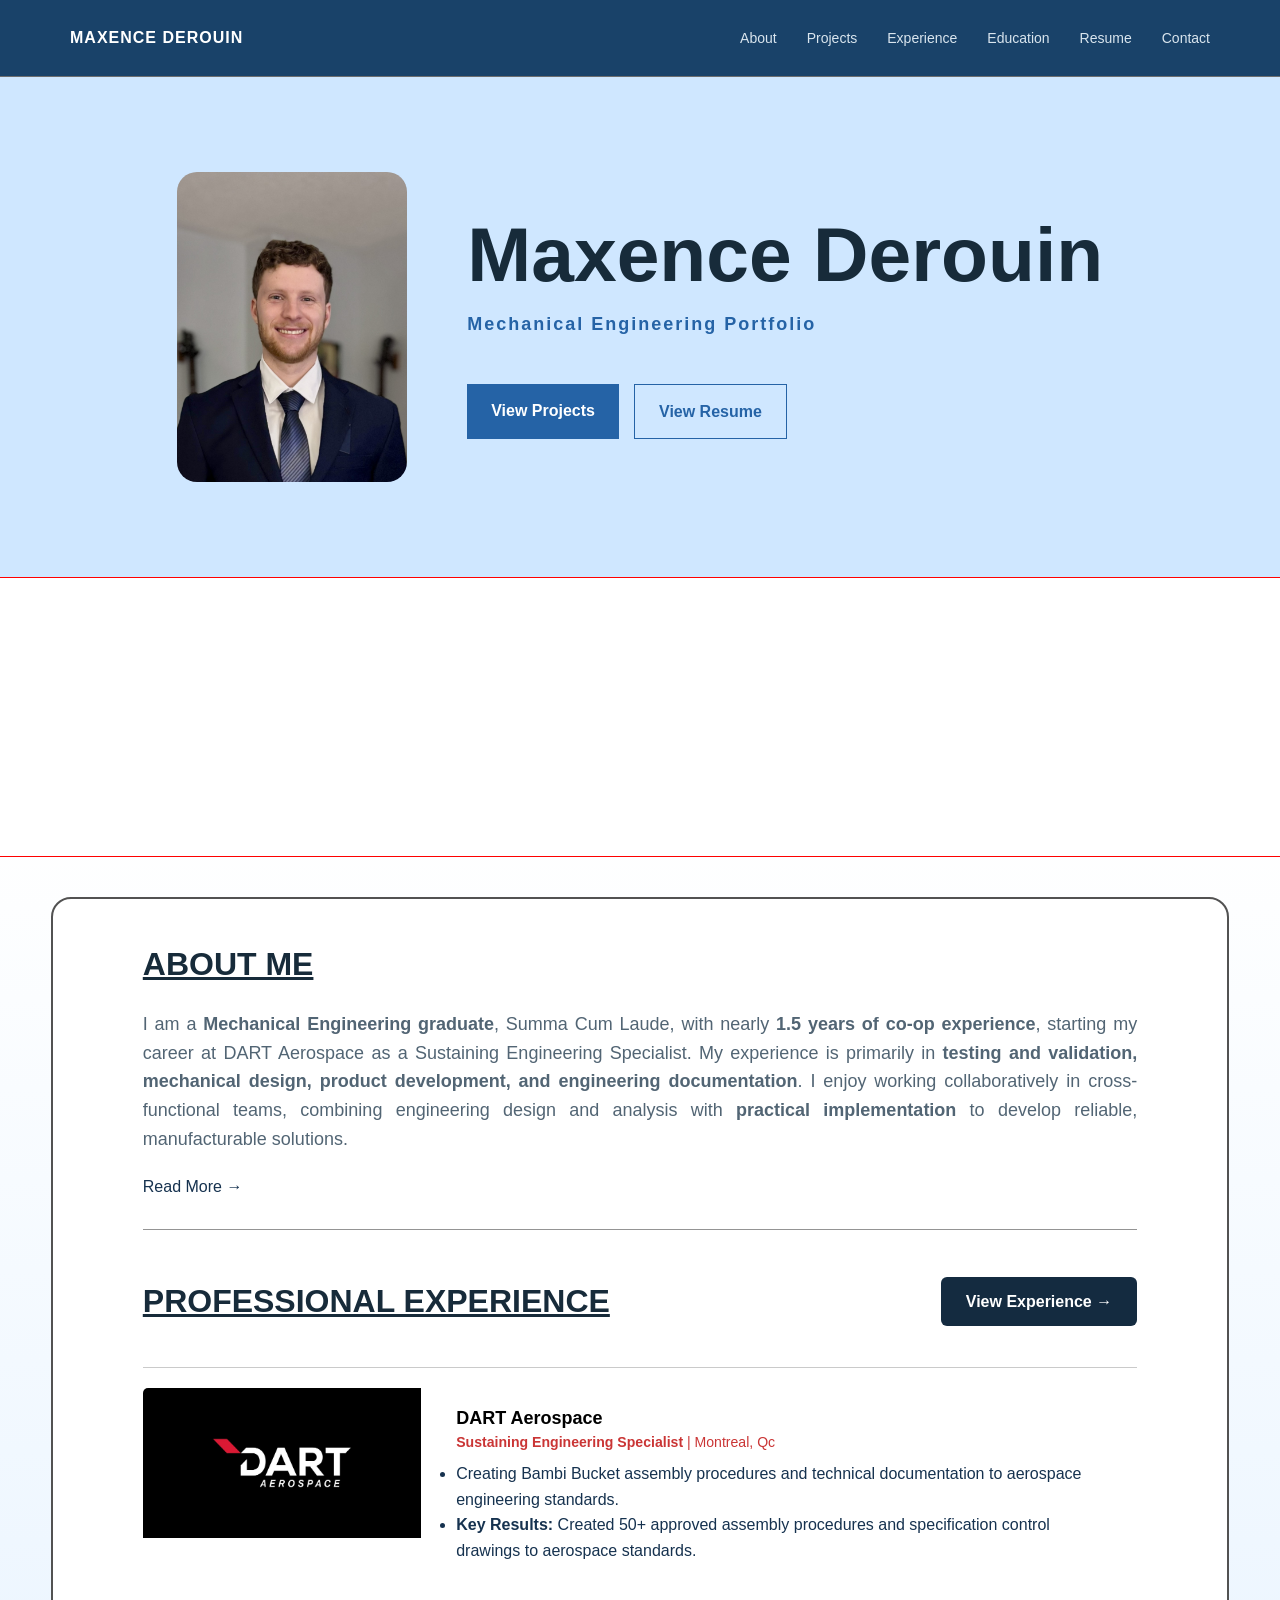
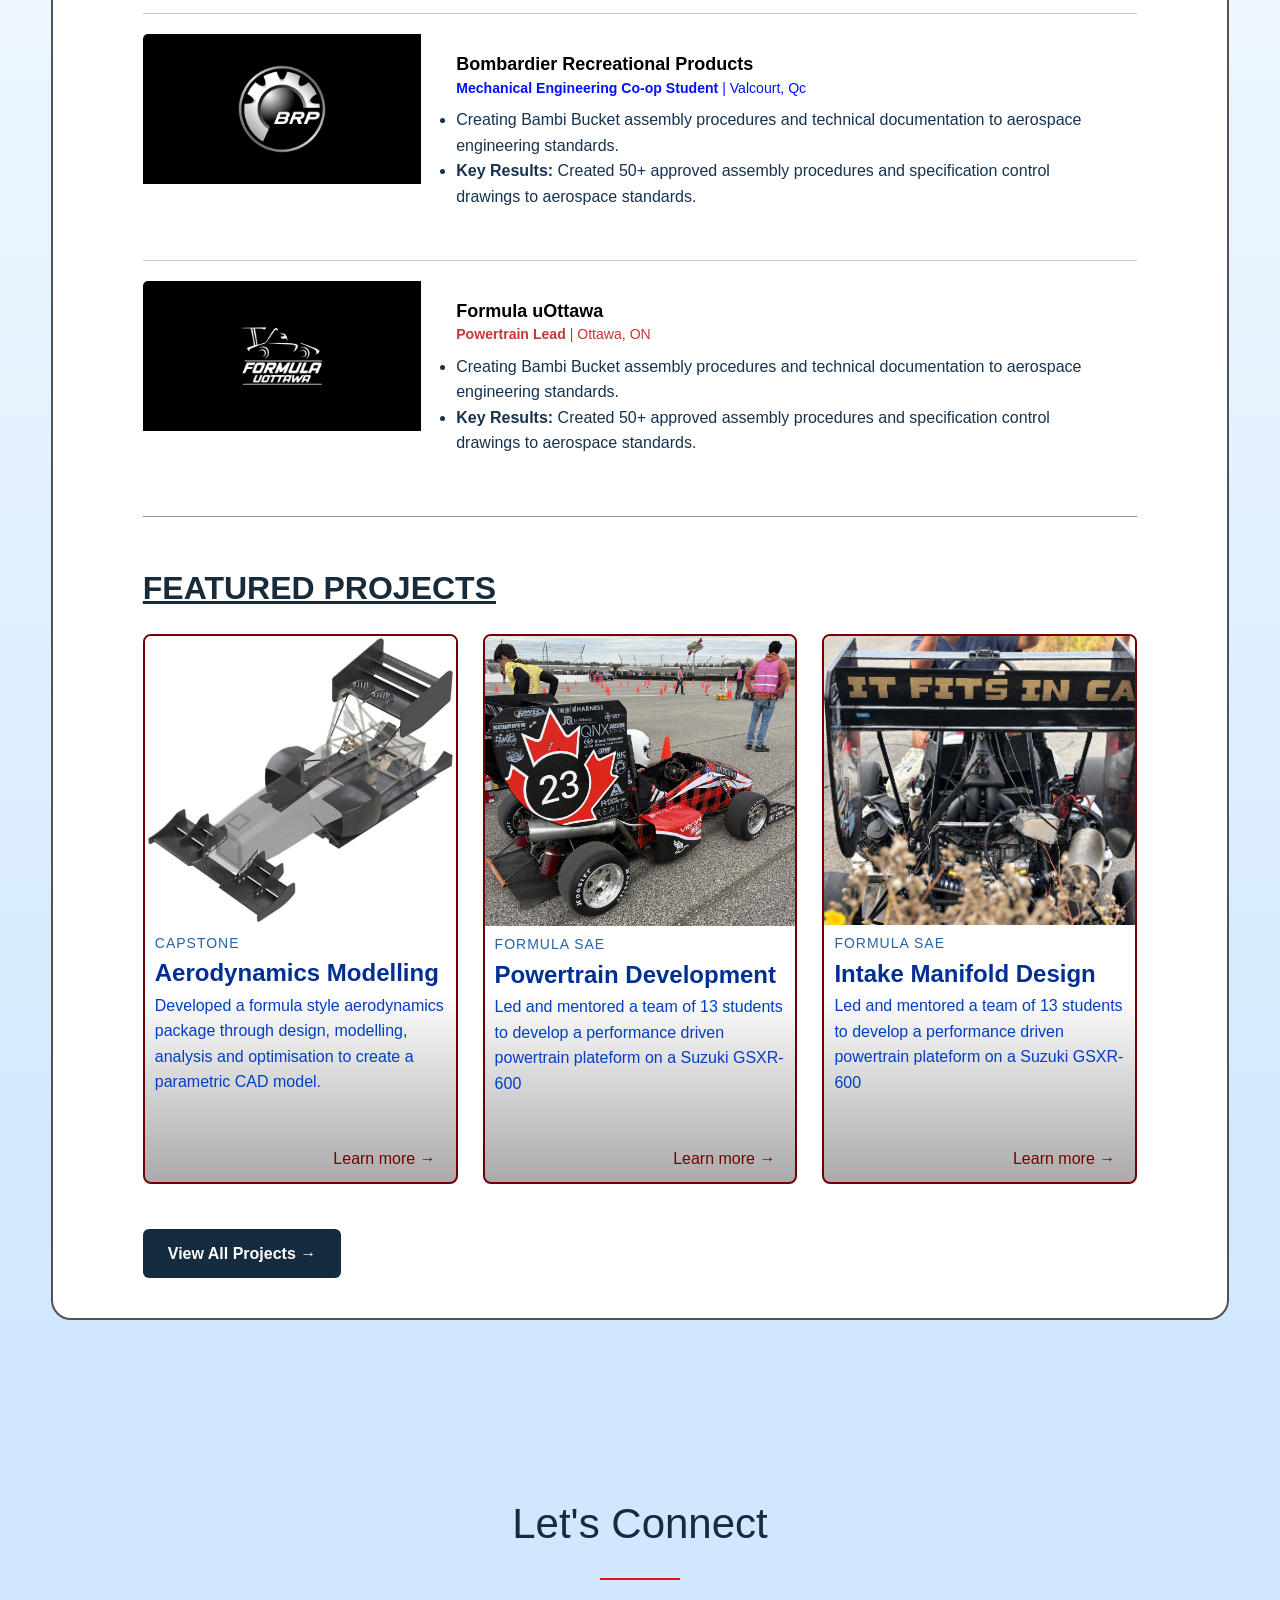
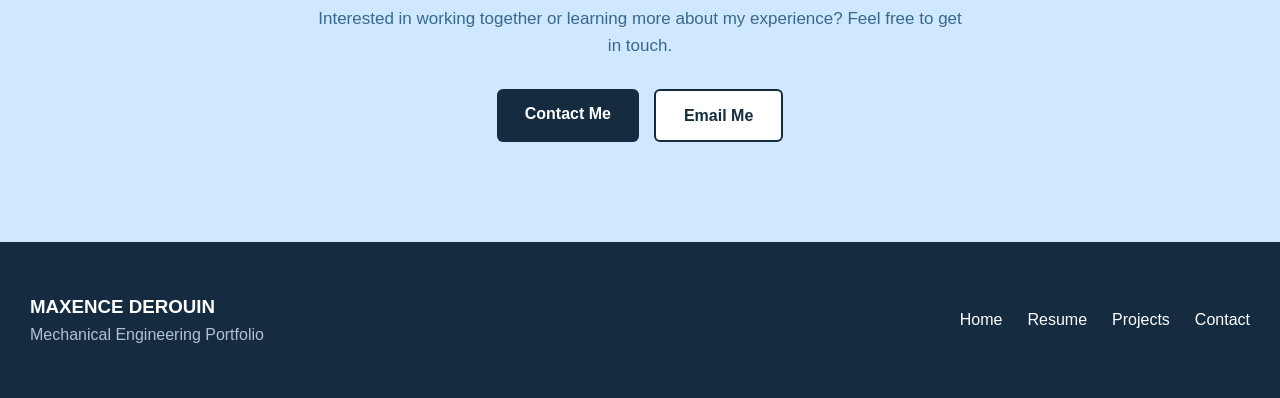
<file: index.html>
<!DOCTYPE html>
<html lang="en">

<head>
    <meta charset="UTF-8">
    <meta name="viewport" content="width=device-width, initial-scale=1.0">

    <title>Maxence Derouin | Mechanical Engineering Portfolio</title>

    <link rel="stylesheet" href="css/style.css">
</head>


<body>

    <!-- =========================
         NAVIGATION
    ========================== -->

    <header>
        <nav class="navbar">

            <a href="index.html" class="logo">
                MAXENCE DEROUIN
            </a>

            <div class="nav-links">
                <a href="about.html">About</a>
                <a href="projects.html">Projects</a>
                <a href="experience.html">Experience</a>
                <a href="education.html">Education</a>
                <a href="resume.html">Resume</a>
                <a href="contact.html">Contact</a>
            </div>

        </nav>
    </header>



<main>

 <!-- =========================
       HERO
          ========================== -->

<section class="hero">
            <img src="Images/Title photo.jpg">

            <div class="hero-text">
                
                <h1>
                    Maxence Derouin
                </h1>

                <p class="eyebrow">
                   Mechanical Engineering Portfolio
                </p>

                <div class="hero-buttons">

                    <a href="projects.html" class="button primary">
                        View Projects
                    </a>

                    <a href="resume.html" class="button secondary">
                        View Resume
                    </a>

                </div>

        </div>

</section>


<!-- =========================
   Image transition
========================= -->



<section class="image-slider">
    <div class="slide">
        <img src="Images/DART_logo.jpg">
        <img src="Exp-img/DART/Bucket.jpg">
        <img src="Exp-img/DART/Bambi.jpg">
    </div>

    <div class="slide">
        <img src="Images/HoC_logo.jpg">
        <img src="Images/Parl.jpg">
        <img src="Images/HoC.jpg">
    </div>

    <div class="slide">
        <img src="Images/FORMULA_logo.jpg">
        <img src="Images/Design.jpg">
        <img src="Images\CarMich.jpg">
    </div>

    <div class="slide">
        <img src="Images/BRP_logo.jpg">
        <img src="Exp-img/BRP/Switch.jpg">
        <img src="Exp-img/BRP/Personal.jpeg">
    </div>

</section>

 <!-- =========================
     ABOUT
  ========================== -->

<section class="index-main">
    <div class="index-content">
    <div>

          <h2><u>
              ABOUT ME
          </u></h2>

      </div>


    <div>

           <p> 
             I am a <strong>Mechanical Engineering graduate</strong>, Summa Cum Laude, with nearly <strong>1.5 years of co-op experience</strong>, starting my career at DART Aerospace as a Sustaining Engineering Specialist. My experience is primarily in <strong>testing and validation, mechanical design, product development, and engineering documentation</strong>. I enjoy working collaboratively in cross-functional teams, combining engineering design and analysis with <strong>practical implementation</strong> to develop reliable, manufacturable solutions.
                    
         </p>

         <a href="about.html">
             Read More →
         </a>
     </div>

     <hr class="index2"><br>

        <!-- =========================
             EXPERIENCE
        ========================== -->

        <div>
            <div class="flex">
            <h2><u>
                PROFESSIONAL EXPERIENCE
            </u></h2>

            <div>

                <a href="experience.html" class="index-button2">
                    View Experience →
                </a>

            </div></div>

        </div>
            <hr class="index-experience">
        <div class="index-experience1">
            <a href="dart.html">
                <!-- DART -->
              <img src="Images/DART_logo.jpg" class="experience-img1">

               <div class="experience-text1">

                <h1>
                    DART Aerospace
                </h1>

                 <h2>
                     <strong>Sustaining Engineering Specialist</strong> | Montreal, Qc
                </h2>

                 <p><ul>
                    <li>Creating Bambi Bucket assembly procedures and technical documentation to aerospace engineering standards.</li>
                    <li><strong>Key Results: </strong>Created 50+ approved assembly procedures and specification control drawings to aerospace standards. </li> 
                </ul></p>
                </a>
            </div>
        </div>

                    <hr class="index-experience">
        <div class="index-experience2">
            <a href="brp.html">
                <!-- DART -->
              <img src="Images/BRP_logo.jpg" class="experience-img2">

               <div class="experience-text2">

                <h1>
                    Bombardier Recreational Products
                </h1>

                 <h2>
                     <strong>Mechanical Engineering Co-op Student</strong> | Valcourt, Qc
                </h2>

                 <p><ul>
                    <li>Creating Bambi Bucket assembly procedures and technical documentation to aerospace engineering standards.</li>
                    <li><strong>Key Results: </strong>Created 50+ approved assembly procedures and specification control drawings to aerospace standards. </li> 
                </ul></p>
                </a>
            </div>

        </div>

             <hr class="index-experience">
        <div class="index-experience3">
            <a href="fsae.html">
                <!-- DART -->
              <img src="Images/FORMULA_logo.jpg" class="experience-img3">

               <div class="experience-text3">

                <h1>
                    Formula uOttawa
                </h1>

                 <h2>
                     <strong>Powertrain Lead</strong> | Ottawa, ON
                </h2>

                 <p><ul>
                    <li>Creating Bambi Bucket assembly procedures and technical documentation to aerospace engineering standards.</li>
                    <li><strong>Key Results: </strong>Created 50+ approved assembly procedures and specification control drawings to aerospace standards. </li> 
                </ul></p>
                </a>
            </div>

        </div>
            
     <hr class="index2"><br>

 <!-- =========================         
 FEATURED PROJECTS
 ========================== -->

    <div>

          <h2><u>
              FEATURED PROJECTS
          </u></h2>

    </div>

    <div class="index-container">
        <!-- CAPSTONE -->
        <div class="index-box">

                <a href="capstone.html">

                <img src="Capstone images/Aerodynamics view.jpg">

                <div>

                    <p>
                      CAPSTONE
                    </p>

                    <h3>
                        Aerodynamics Modelling
                    </h3>

                    <h4>
                          Developed a formula style aerodynamics package through design, modelling, analysis and optimisation to create a parametric CAD model.
                    </h4>

                <a href="capstone.html"><h5>
                    Learn more →</h5>
                </a>
            </div></a></div>
           

        <!-- Powertrain Lead -->

        <div class="index-box">

                <a href="Powertrain.html">

                <img src="Images/CarFast.jpeg">

                <div>

                    <p>
                      FORMULA SAE
                    </p>

                    <h3>
                          Powertrain Development
                    </h3>

                    <h4>
                          Led and mentored a team of 13 students to develop a performance driven powertrain plateform on a Suzuki GSXR-600
                    </h4>

                <a href="Powertrain.html"><h5>
                    Learn more →</h5>
                </a>
            </div></a></div>

        <!-- Intake Manifold -->

        <div class="index-box">

                <a href="intake.html">

                <img src="Images/Intake.png">

                <div>

                    <p>
                      FORMULA SAE
                    </p>

                    <h3>
                        Intake Manifold Design
                    </h3>

                    <h4>
                          Led and mentored a team of 13 students to develop a performance driven powertrain plateform on a Suzuki GSXR-600
                    </h4>

                <a href="intake.html"><h5>
                    Learn more →</h5>
                </a>
            </div></a></div>


            <div>

                <a href="projects.html" class="index-button3">
                    View All Projects →
                </a>

            </div>  </div> </div>

        </section>

 <!-- =========================
     CONTACT
========================== -->

<section class="home-contact">

    <div class="home-contact-content">

        <h2>Let's Connect</h2>

        <hr>

        <p>
            Interested in working together or learning more about my experience?
            Feel free to get in touch.
        </p>

        <div class="contact-buttons">

            <a href="contact.html" class="contact-button primary">
                Contact Me
            </a>

            <a href="mailto:maxderouin03@hotmail.com" class="contact-button secondary">
                Email Me
            </a>

        </div>

    </div>

</section>

    </main>



    <!-- =========================
         FOOTER
    ========================== -->

    <footer>

        <div>

            <h3>
                MAXENCE DEROUIN
            </h3>

            <p>
                Mechanical Engineering Portfolio
            </p>

        </div>


        <div class="footer-links">

            <a href="index.html">
                Home
            </a>

            <a href="resume.html">
                Resume
            </a>

            <a href="projects.html">
                Projects
            </a>

            <a href="contact.html">
                Contact
            </a>

        </div>

    </footer>


</body>

</html>
</file>
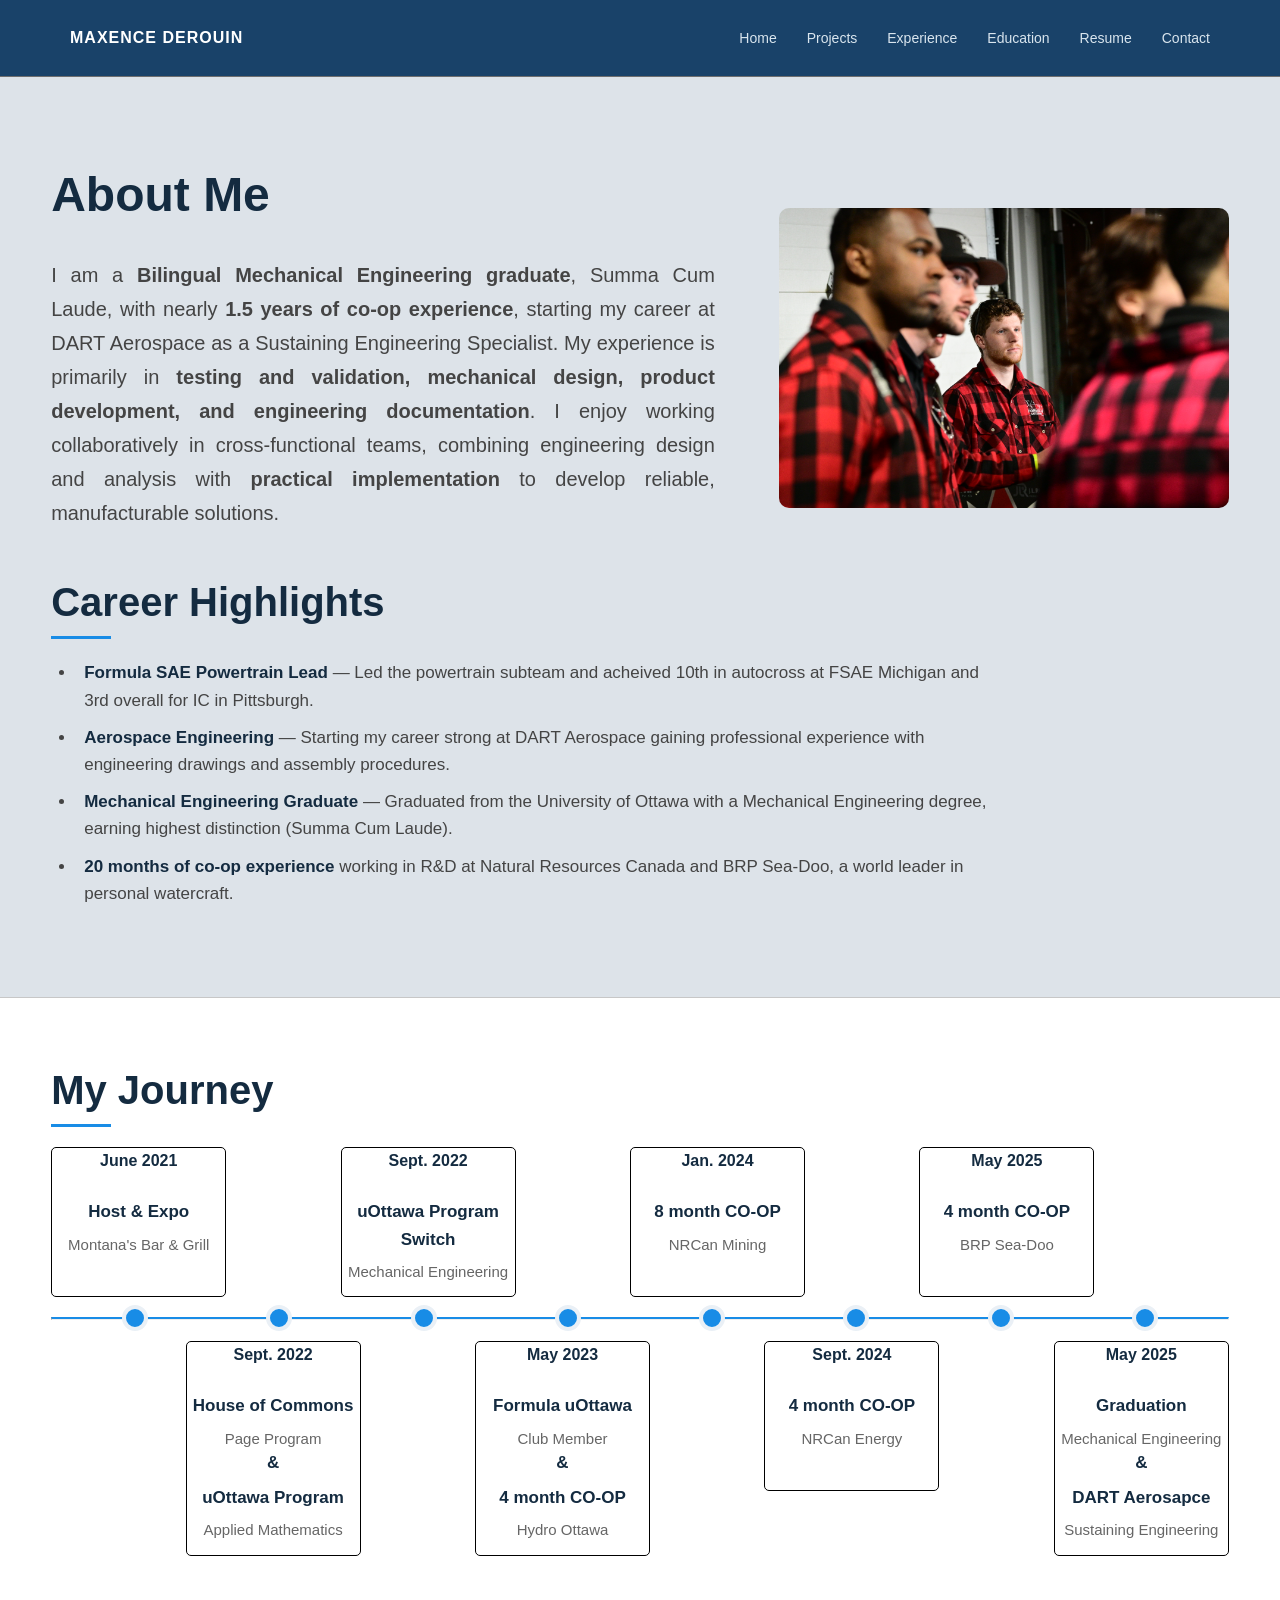
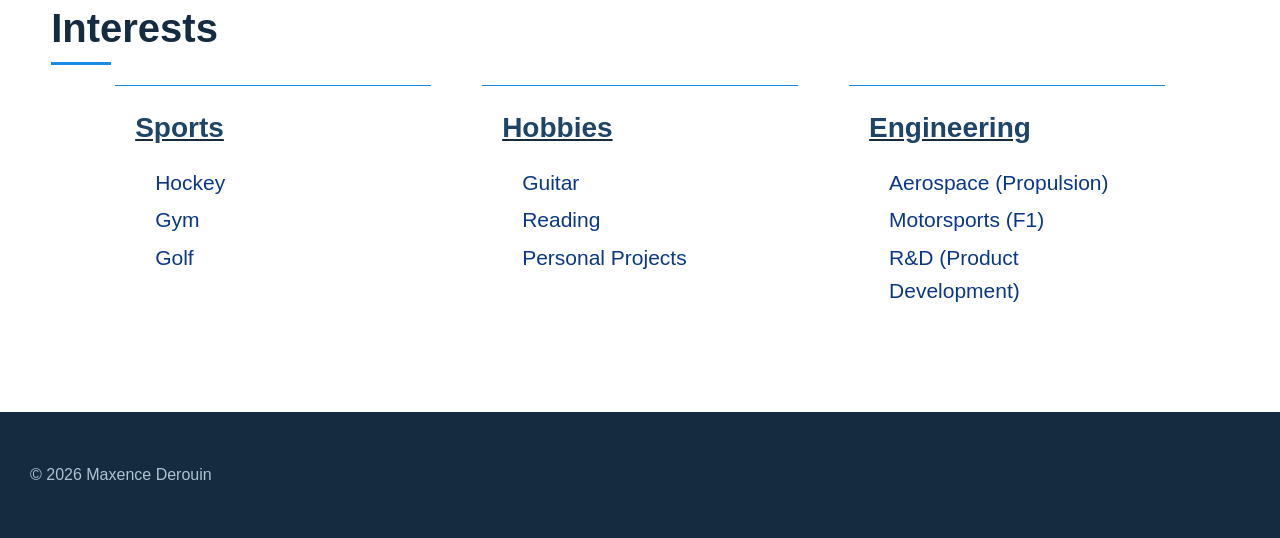
<file: about.html>
<!DOCTYPE html>
<html lang="en">

<head>
    <meta charset="UTF-8">
    <meta name="viewport" content="width=device-width, initial-scale=1.0">
    <title>About | Maxence Derouin</title>

    <link rel="stylesheet" href="css/style.css">
    <link rel="stylesheet" href="css/about.css">
</head>

<body>

    <!-- =========================
         NAVIGATION
    ========================== -->

    <header>
        <nav class="navbar">

            <a href="index.html" class="logo">
                MAXENCE DEROUIN
            </a>

            <div class="nav-links">
                <a href="index.html">Home</a>
                <a href="projects.html">Projects</a>
                <a href="experience.html">Experience</a>
                <a href="education.html">Education</a>
                <a href="resume.html">Resume</a>
                <a href="contact.html">Contact</a>
            </div>

        </nav>
    </header>


    <!-- =========================
         ABOUT
    ========================== -->

<main class="about-page">

        <!-- INTRO -->

        <section class="about-intro">

            <h1>About Me</h1>
            <div class="about-intro1">
            <p>
I am a <strong>Bilingual Mechanical Engineering graduate</strong>, Summa Cum Laude, with nearly <strong>1.5 years of co-op experience</strong>, starting my career at DART Aerospace as a Sustaining Engineering Specialist. My experience is primarily in <strong>testing and validation, mechanical design, product development, and engineering documentation</strong>. I enjoy working collaboratively in cross-functional teams, combining engineering design and analysis with <strong>practical implementation</strong> to develop reliable, manufacturable solutions.
            </p>
            <img src="Images/Design.jpg">
            </div>

        </section>


        <!-- CAREER HIGHLIGHTS -->

        <section class="about-highlights">

            <div class="about-section-title">
                <h2>Career Highlights</h2>
                <hr>
            </div>

            <ul class="highlights-list">
                <li>
                    <strong>Formula SAE Powertrain Lead</strong>
                    — Led the powertrain subteam and acheived 10th in autocross at FSAE Michigan and 3rd overall for IC in Pittsburgh.
                </li>

                <li>
                    <strong>Aerospace Engineering</strong>
                    — Starting my career strong at DART Aerospace gaining professional experience with engineering drawings and assembly procedures.
                </li>

               <li>
                    <strong>Mechanical Engineering Graduate</strong>
                    — Graduated from the University of Ottawa with a
                    Mechanical Engineering degree, earning highest distinction (Summa Cum Laude).
                </li>

                <li>
                    <strong>20 months of co-op experience</strong> working in R&D at Natural Resources Canada and BRP Sea-Doo, a world leader in personal watercraft.

                </li>
            </ul>

        </section>
    </main>

        <!-- TIMELINE -->
<main class="about-page2">
        <section class="about-timeline">

            <div class="about-section-title">
                <h1>My Journey</h1>
                <hr>
            </div>

            <div class="timeline">
                <div class="timeline-item">
                     <div class="timeline-date">June 2021</div>
                    <div class="timeline-content">
                        <h3>Host & Expo</h3>
                        <p>Montana's Bar & Grill</p>
                    </div></div>

                <div class="timeline-item">
                     <div class="timeline-date">Sept. 2022</div>
                    <div class="timeline-content">
                        <h3>uOttawa Program Switch</h3>
                        <p>Mechanical Engineering</p>
                    </div></div>

                <div class="timeline-item">
                     <div class="timeline-date">Jan. 2024</div>
                    <div class="timeline-content">
                        <h3>8 month CO-OP</h3>
                        <p>NRCan Mining</p>
                    </div></div>

                <div class="timeline-item">
                     <div class="timeline-date">May 2025</div>
                    <div class="timeline-content">
                        <h3>4 month CO-OP</h3>
                        <p>BRP Sea-Doo</p>
                    </div></div>

                <div class="item-blank"></div>
            </div>

<!--Split-->
            <hr class="about-timeline1">
            <div class="timeline2">
               <div class="timeline-dot"></div>
               <div class="timeline-dot"></div>
               <div class="timeline-dot"></div>
               <div class="timeline-dot"></div>
               <div class="timeline-dot"></div>
               <div class="timeline-dot"></div>
               <div class="timeline-dot"></div>
               <div class="timeline-dot"></div>
            </div>              
<!--Split-->
            <div class="timeline">
                 <div class="item-blank"></div>
                <div class="timeline-item2">
                     <div class="timeline-date">Sept. 2022</div>
                    <div class="timeline-content">
                       <h3>House of Commons</h3>
                        <p>Page Program</p>
                        <h3>&</h3>
                        <h3>uOttawa Program </h3>
                        <p>Applied Mathematics</p>
                    </div></div>

                <div class="timeline-item2">
                     <div class="timeline-date">May 2023</div>
                    <div class="timeline-content">
                        <h3>Formula uOttawa</h3>
                        <p>Club Member</p>
                        <h3>&</h3>
                        <h3>4 month CO-OP</h3>
                        <p>Hydro Ottawa</p>
                    </div></div>

                <div class="timeline-item">
                     <div class="timeline-date">Sept. 2024</div>
                    <div class="timeline-content">
                        <h3>4 month CO-OP</h3>
                        <p>NRCan Energy</p>
                    </div></div>

                <div class="timeline-item2">
                     <div class="timeline-date">May 2025</div>
                    <div class="timeline-content">
                        <h3>Graduation</h3>
                        <p>Mechanical Engineering</p>
                        <h3>&</h3>
                        <h3>DART Aerosapce </h3>
                        <p>Sustaining Engineering</p>
                    </div></div>

            </div>
            </div>

        </section>


        <!-- INTERESTS -->

        <section class="about-interests">

            <div class="about-section-title">
                <h2>Interests</h2>
                <hr>
            </div>

            <div class="interests-grid">

                <div class="interest-category">
                    <u><h3>Sports</h3>
                    <ul></u>
                        <li>Hockey</li>
                        <li>Gym</li>
                        <li>Golf</li>
                    </ul>
                </div>

                <div class="interest-category">
                    <u><h3>Hobbies</h3>
                    <ul></u>
                        <li>Guitar</li>
                        <li>Reading</li>
                        <li>Personal Projects</li>
                    </ul>
                </div>

                <div class="interest-category">
                    <u><h3>Engineering</h3></u>
                    <ul>
                        <li>Aerospace (Propulsion)</li>
                        <li>Motorsports (F1)</li>
                        <li>R&D (Product Development)</li>
                    </ul>
                </div>

            </div>

        </section>

    </main>


    <!-- =========================
         FOOTER
    ========================== -->

    <footer>
        <p>© 2026 Maxence Derouin</p>
    </footer>

</body>
</html>
</file>
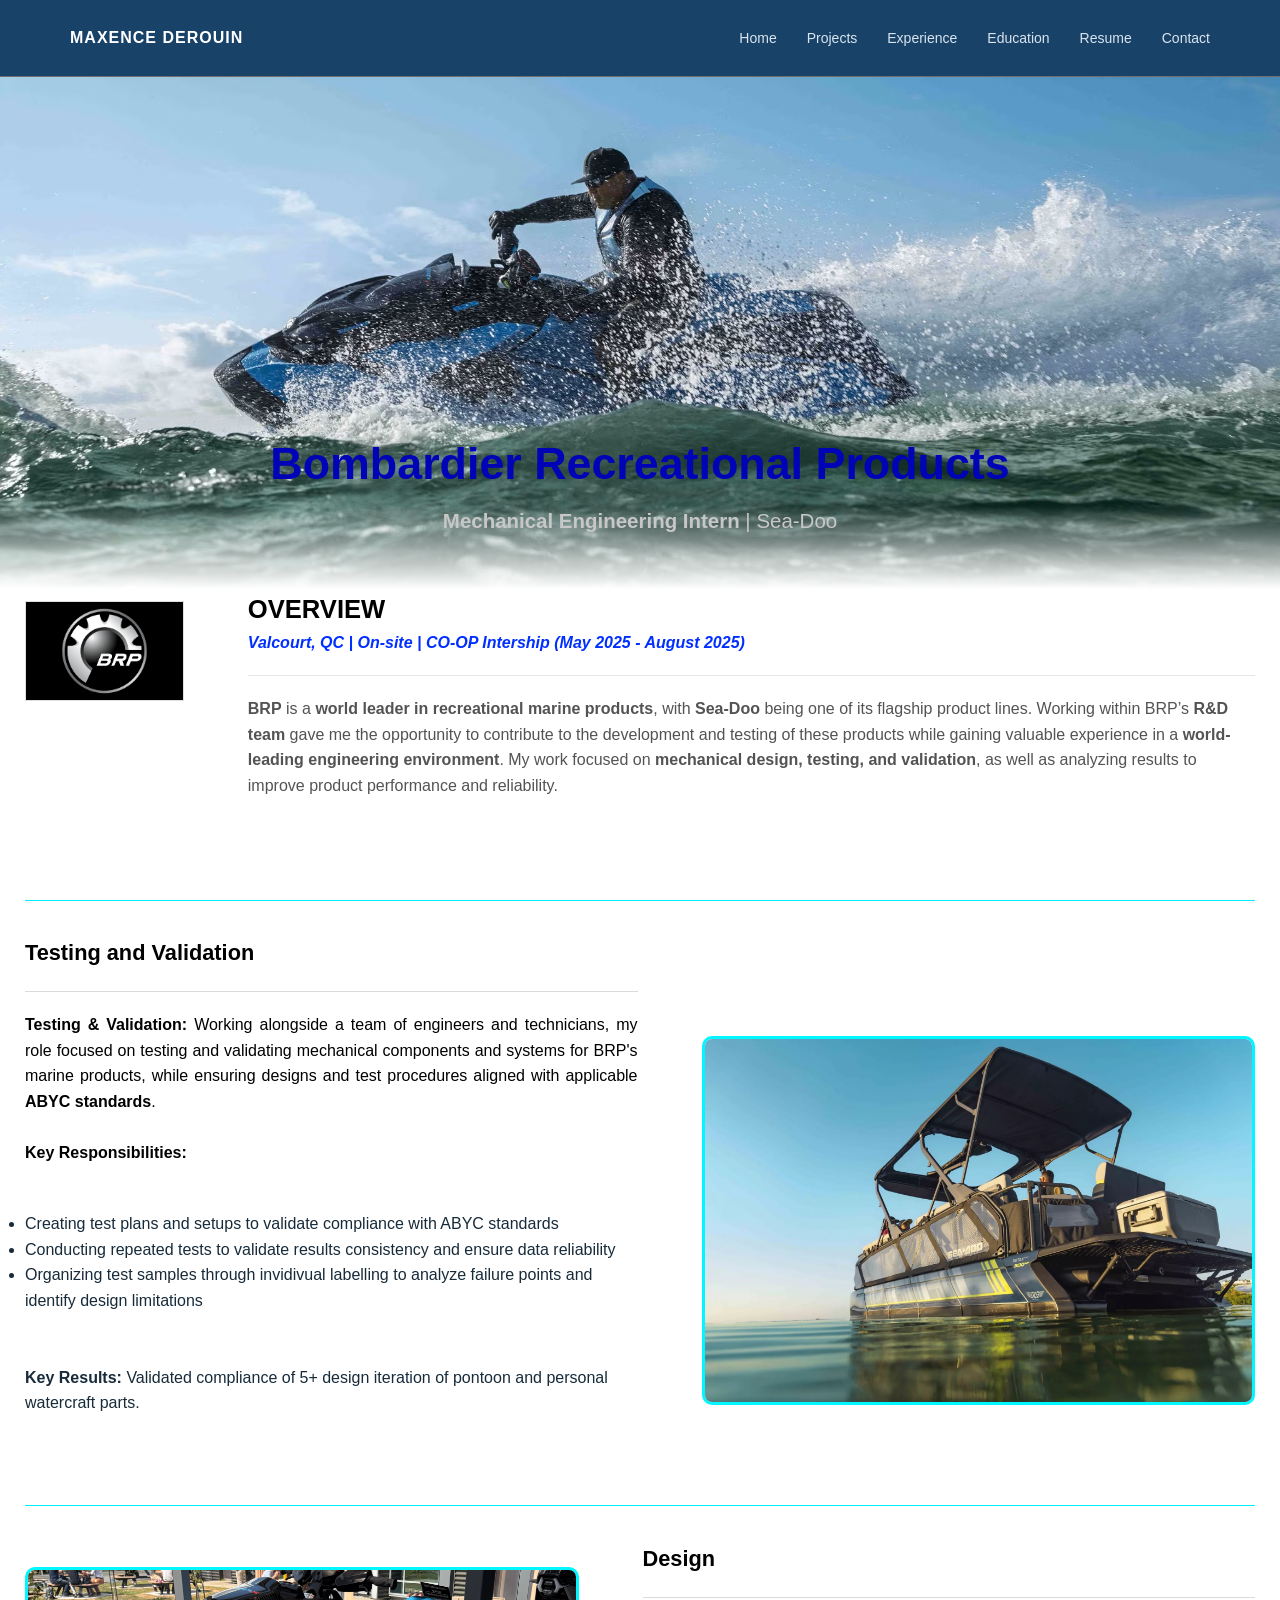
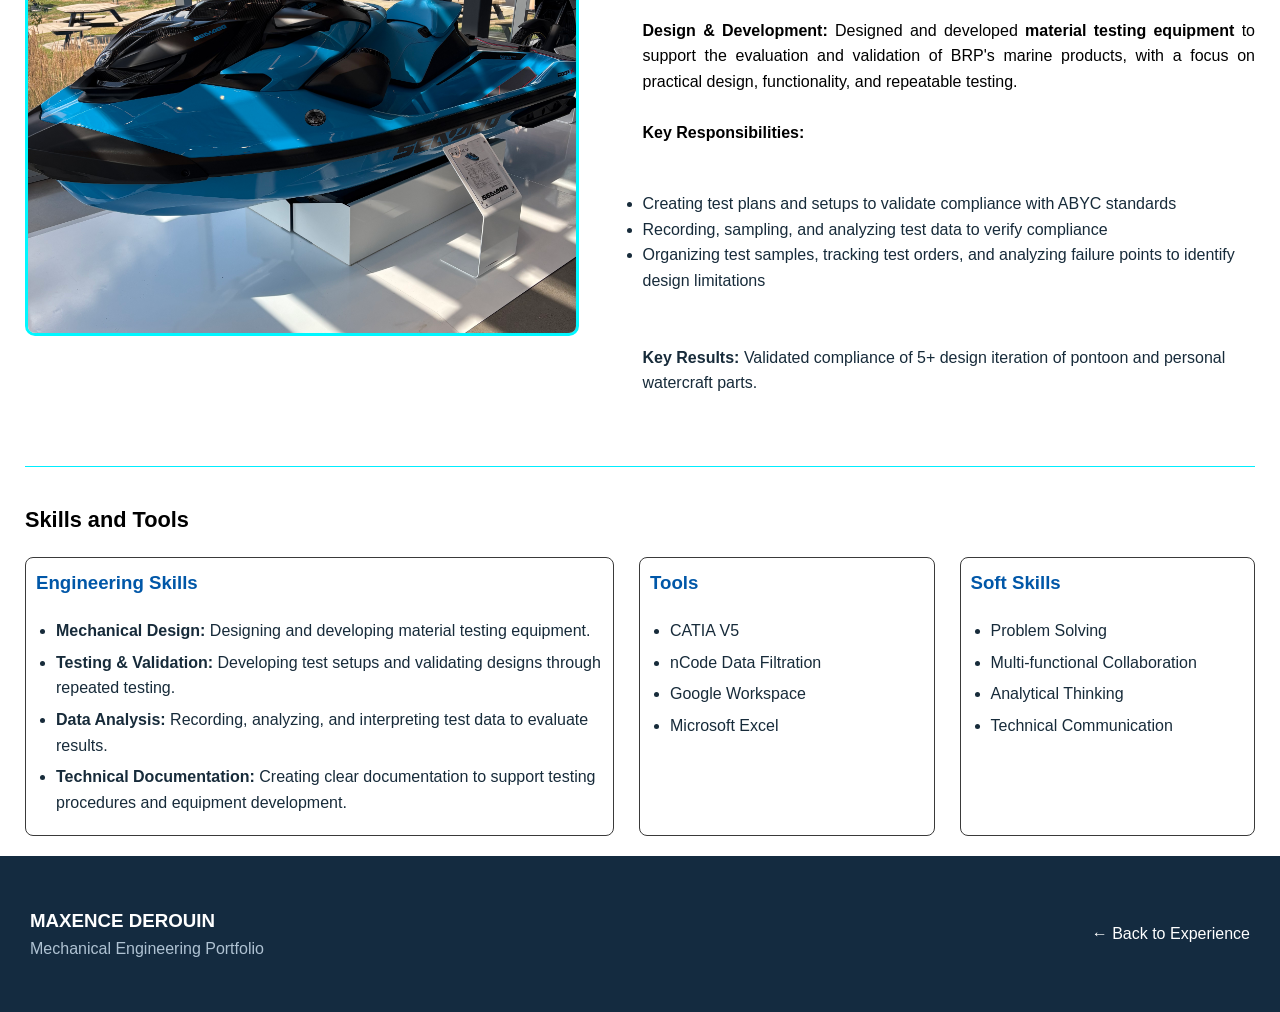
<file: brp.html>
<!DOCTYPE html>
<html lang="en">

<head>
    <meta charset="UTF-8">
    <meta name="viewport" content="width=device-width, initial-scale=1.0">

    <title>BRP | Maxence Derouin</title>

    <link rel="stylesheet" href="css/style.css">
    <link rel="stylesheet" href="css/brp.css">
</head>

<body>

<!--=========================
   Header
   ========================= -->

<header>
    <nav class="navbar">

        <a href="index.html" class="logo">
            MAXENCE DEROUIN
        </a>

        <div class="nav-links">
            <a href="index.html">Home</a>
            <a href="projects.html">Projects</a>
            <a href="experience.html">Experience</a>
            <a href="education.html">Education</a>
            <a href="resume.html">Resume</a>
            <a href="contact.html">Contact</a>
        </div>

    </nav>
</header>


<!--=========================
   Main
   ========================= -->

<section class="brp-hero">

    <img src="Exp-img/BRP/seadoo.jpg" class="brp-hero-image">

    <div class="brp-hero-text">
        <h1>Bombardier Recreational Products</h1>
        <h2><strong>Mechanical Engineering Intern</strong> | Sea-Doo</h2>
    </div>

</section>

<!--=========================
   Overview
   ========================= -->

    <section class="brp">

        <div class="brp-Overview">

            <img src="Exp-img/BRP/BRP_logo.jpg">

            <div class="brp-Role">

                <h1>OVERVIEW</h1>
                <h2><em>Valcourt, QC | On-site | CO-OP Intership (May 2025 - August 2025)</em></h2>

                <hr class="brp-Overview">

                <p>
                <strong>BRP</strong> is a <strong>world leader in recreational marine products</strong>, with <strong>Sea-Doo</strong> being one of its flagship product lines. Working within BRP’s <strong>R&D team</strong> gave me the opportunity to contribute to the development and testing of these products while gaining valuable experience in a <strong>world-leading engineering environment</strong>. My work focused on <strong>mechanical design, testing, and validation</strong>, as well as analyzing results to improve product performance and reliability.<br><br>
                </p>

            </div>
        </div>
        <br>

<!--=========================
   Content
   ========================= -->

        <hr class="brp-main"><br>

        <div class="brp-main">

            <div class="brp-Content">

                <h1>Testing and Validation</h1>

                <hr class="brp-Content">

                <p>
                <strong>Testing & Validation: </strong>Working alongside a team of engineers and technicians, my role focused on testing and validating mechanical components and systems for BRP's marine products, while ensuring designs and test procedures aligned with applicable <strong>ABYC standards</strong>.<br><br>
                <strong>Key Responsibilities: </strong><br><br>
                <ul>
                    <li>Creating test plans and setups to validate compliance with ABYC standards</li>
                    <li>Conducting repeated tests to validate results consistency and ensure data reliability</li>
                    <li>Organizing test samples through invidivual labelling to analyze failure points and identify design limitations</li>     
                </ul><br><br>
                <strong>Key Results: </strong>Validated compliance of 5+ design iteration of pontoon and personal watercraft parts.
                </p>

            </div> 

            <img src="Exp-img/BRP/Switch.jpg">
        </div>

<!---->

        <hr class="brp-main"><br>

        <div class="brp-main2">

            <img src="Exp-img/BRP/Personal.jpeg">

            <div class="brp-Content">

                <h1>Design</h1>

                <hr class="brp-Content">

                <p>
                <strong>Design & Development: </strong>Designed and developed <strong>material testing equipment</strong> to support the evaluation and validation of BRP's marine products, with a focus on practical design, functionality, and repeatable testing.<br><br>
                <strong>Key Responsibilities: </strong><br><br>
                <ul>
                    <li>Creating test plans and setups to validate compliance with ABYC standards</li>
                    <li>Recording, sampling, and analyzing test data to verify compliance</li>
                    <li>Organizing test samples, tracking test orders, and analyzing failure points to identify design limitations</li>     
                </ul><br><br>
                <strong>Key Results: </strong>Validated compliance of 5+ design iteration of pontoon and personal watercraft parts.
                </p>

            </div> 

            
        </div>


<!--=========================
   Skills
   ========================= -->


        <hr class="brp-main"><br> 

        <div class="brp-skills">
        <div class="brp-Content">
            <h1>Skills and Tools</h1>

        <div class="brp-container">

        <div class="brp-box1">
            <h1><strong>Engineering Skills</strong></h1>

            <p><ul>
                <li><strong>Mechanical Design:</strong> Designing and developing material testing equipment.</li>
                <li><strong>Testing & Validation:</strong> Developing test setups and validating designs through repeated testing.</li>
                <li><strong>Data Analysis:</strong> Recording, analyzing, and interpreting test data to evaluate results.</li>
                <li><strong>Technical Documentation:</strong> Creating clear documentation to support testing procedures and equipment development.</li>

            </ul></p>
        </div>

        <div class="brp-box2">
            <h1><strong>Tools</strong></h1>

            <p><ul>
                <li>CATIA V5</li>
                <li>nCode Data Filtration</li>
                <li>Google Workspace</li>
                <li>Microsoft Excel</li>

            </ul></p>
        </div>

        <div class="brp-box2">
            <h1><strong>Soft Skills</strong></h1>

            <p><ul>
                <li>Problem Solving</li>
                <li>Multi-functional Collaboration</li>
                <li>Analytical Thinking</li>
                <li>Technical Communication</li>


            </ul></p>
        
        </div>
        </div>
</div>

</section>

</main>


<footer>

    <div>
        <h3>MAXENCE DEROUIN</h3>
        <p>Mechanical Engineering Portfolio</p>
    </div>

    <div class="footer-links">
        <a href="experience.html">← Back to Experience</a>
    </div>

</footer>

</body>
</html>
</file>
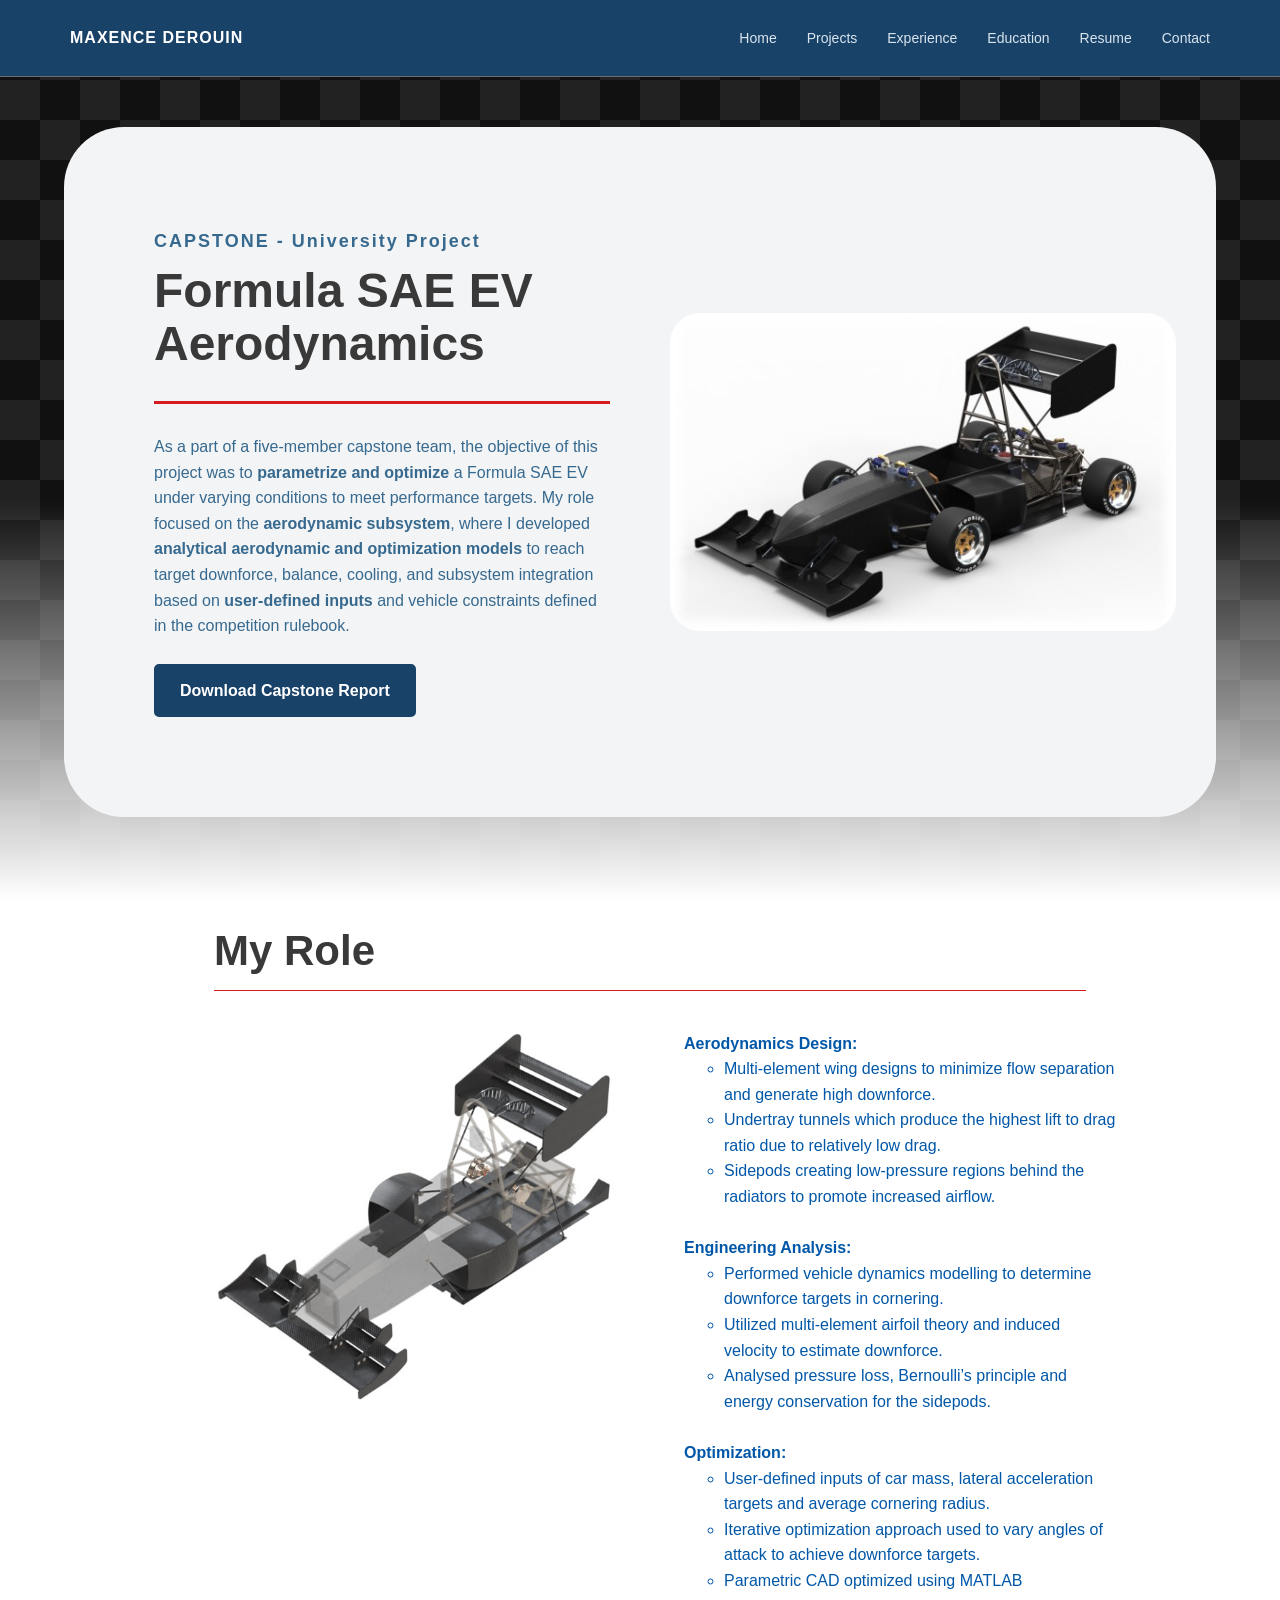
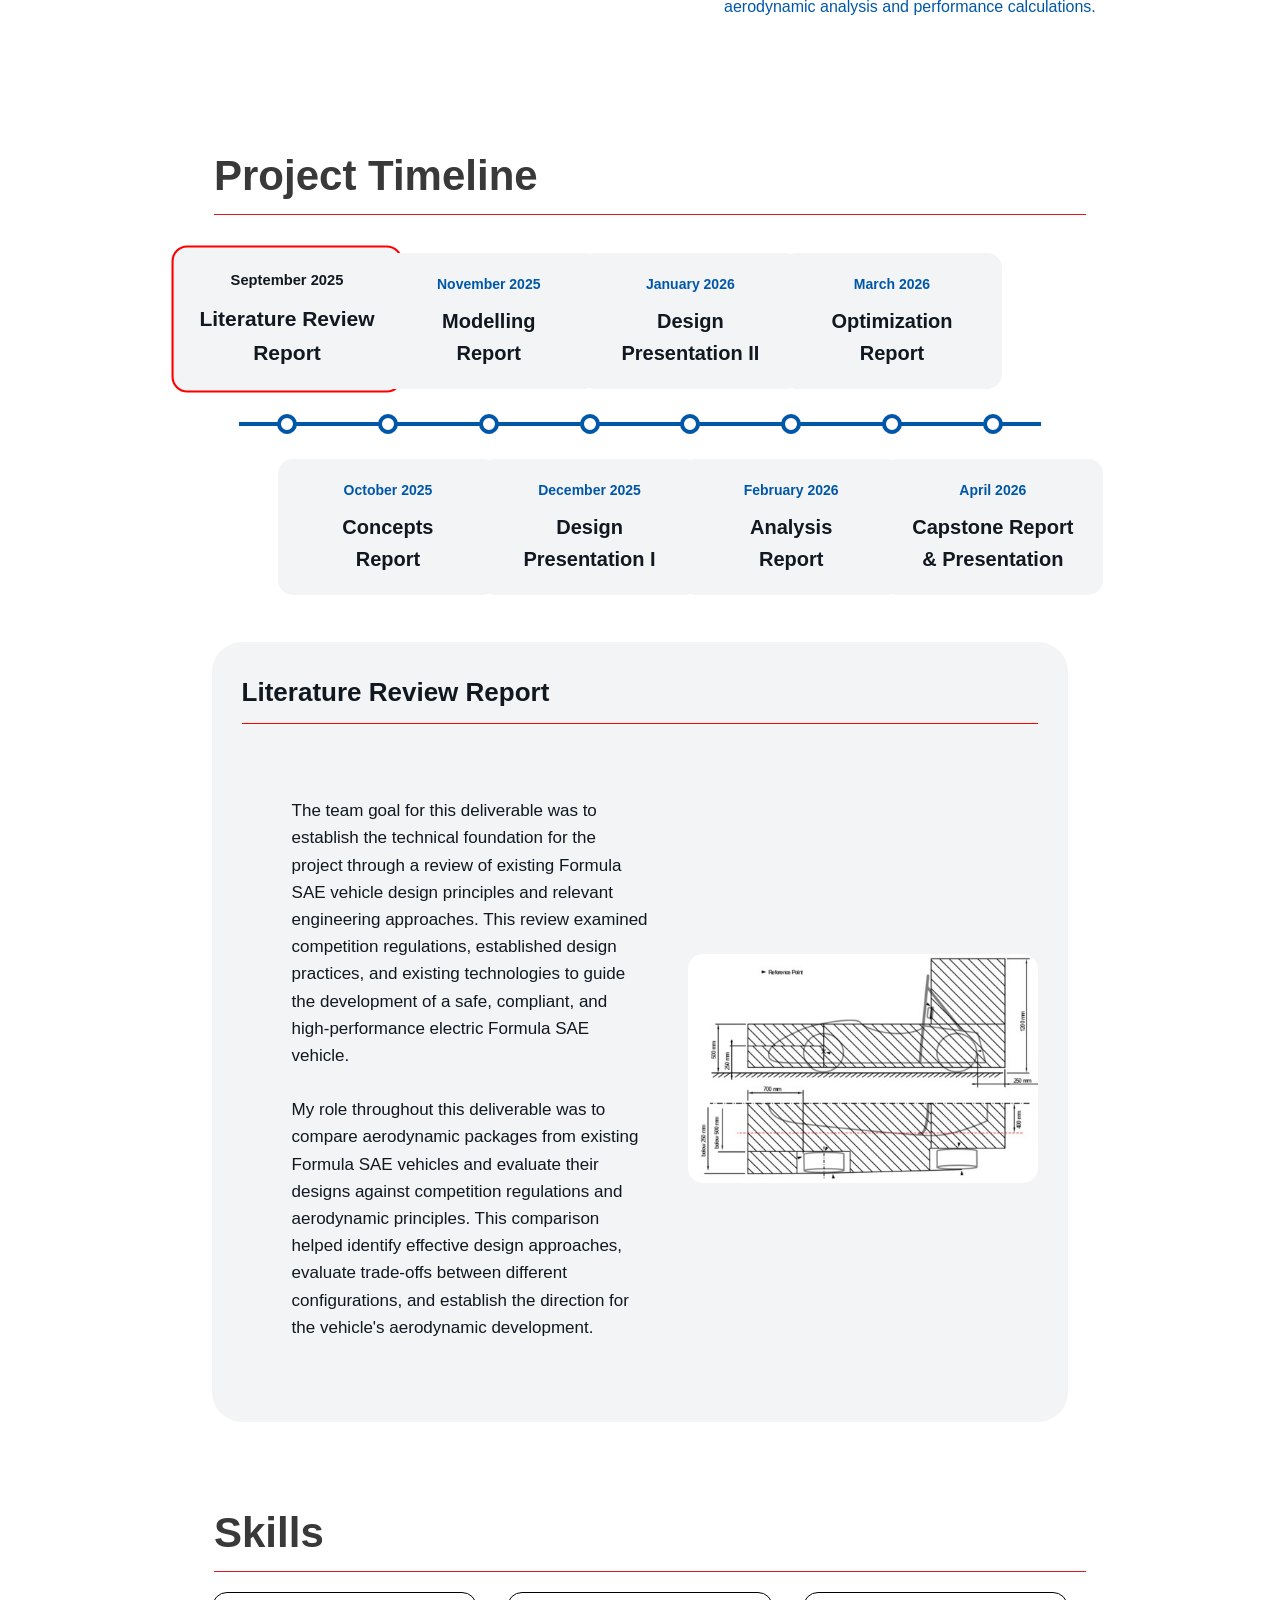
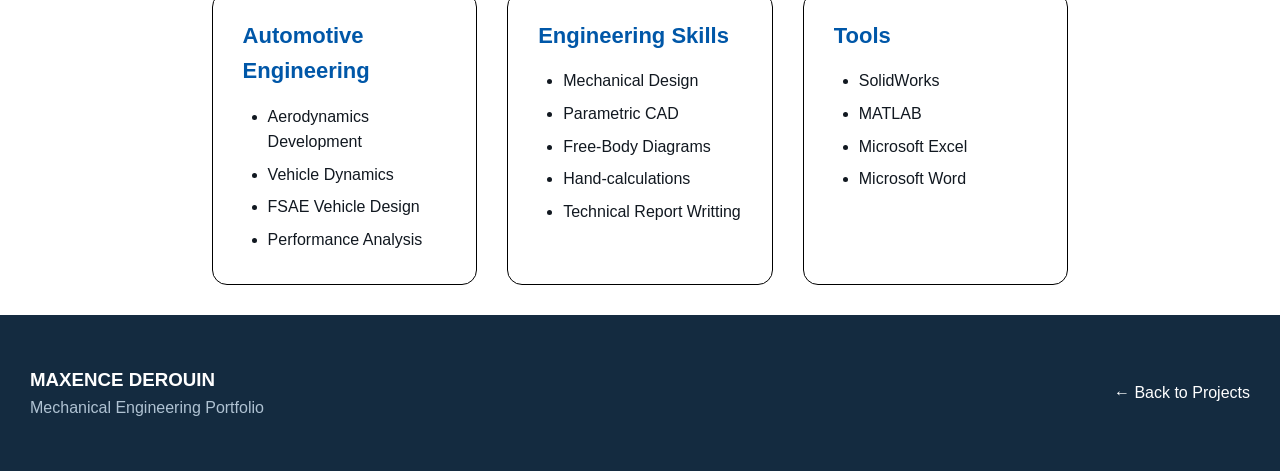
<file: capstone.html>
<!DOCTYPE html>
<html lang="en">

<head>
    <meta charset="UTF-8">
    <meta name="viewport" content="width=device-width, initial-scale=1.0">

    <title>Capstone | Maxence Derouin</title>

    <link rel="stylesheet" href="css/style.css">
    <link rel="stylesheet" href="css/capstone.css">
</head>

<body class="capstone-page">


<!--=========================
   Header
   ========================= -->


<header>
    <nav class="navbar">

        <a href="index.html" class="logo">
            MAXENCE DEROUIN
        </a>

        <div class="nav-links">
            <a href="index.html">Home</a>
            <a href="projects.html">Projects</a>
            <a href="experience.html">Experience</a>
            <a href="education.html">Education</a>
            <a href="resume.html">Resume</a>
            <a href="contact.html">Contact</a>
        </div>

    </nav>
</header>


<!--=========================
   Hero
   =========================-->


<main>

    <section class="capstone-hero">
        <div class="capstone-text">
            <p class="eyebrow">CAPSTONE - University Project</p>
            <h1>Formula SAE EV Aerodynamics</h1>

            <hr class="capstone-page">
            
            <p> As a part of a five-member capstone team, the objective of this project was to <strong>parametrize and optimize</strong> a Formula SAE EV under varying conditions to meet performance targets. My role focused on the <strong>aerodynamic subsystem</strong>, where I developed <strong>analytical aerodynamic and optimization models</strong> to reach target downforce, balance, cooling, and subsystem integration based on <strong>user-defined inputs</strong> and vehicle constraints defined in the competition rulebook.   
            </p> 
            <a href="Capstone images\FSAE2 Capstone MCG4322.pdf" download class="capstone-download-btn">
             Download Capstone Report
            </a>
        </div>

        <div class="capstone-image">
            <img src="Capstone images/CAPSTONE.jpg" alt="Formula SAE EV CAD model" style="border-radius:30px">
        </div>
    </section>


<!-- =========================
   My role
   ========================= -->


    <section class="section-capstone">

        <div class="capstone-text">

            <h2>My Role</h2>
            <hr class="capstone-myrole">

            <div class="aero-content">

                <img src="Capstone images/Aerodynamics view.jpg" style="border-radius:15px">

                <div class="aero-text">
                <p>
                    <ul>
                        <strong>Aerodynamics Design:</strong><br> <ul>
                            <li>Multi-element wing designs to minimize flow separation and generate high downforce.</li>
                            <li>Undertray tunnels which produce the highest lift to drag ratio due to relatively low drag.</li> 
                            <li>Sidepods creating low-pressure regions behind the radiators to promote increased airflow.</li>
                     </ul><br>

                        <strong>Engineering Analysis:</strong><br><ul>
                                <li>Performed vehicle dynamics modelling to determine downforce targets in cornering. </li>
                        <li>Utilized multi-element airfoil theory and induced velocity to estimate downforce. </li>
                        <li>Analysed pressure loss, Bernoulli’s principle and energy conservation for the sidepods.</li>
                        </ul><br>

                        <strong>Optimization: </strong><br><ul>
                        <li>User-defined inputs of car mass, lateral acceleration targets and average cornering radius.</li>
                        <li>Iterative optimization approach used to vary angles of attack to achieve downforce targets.</li>
                        <li>Parametric CAD optimized using MATLAB aerodynamic analysis and performance calculations.</li>
                        </ul><br>

                    </ul>
                </p>

                </div>
            </div>

        </div>
<br><br><br>

<!-- =========================
   Timeline
   ========================= -->

        <div class="capstone-text">
            <h2>Project Timeline</h2>
            <hr class="capstone-myrole">
        <br><br><br><br><br><br><br>


    <div class="timeline-line">

        <div class="timeline-point">
            <i></i>

            <div class="timeline-box active" data-report="1">
                <span>September 2025</span>
                <strong>Literature Review Report</strong>
            </div>
        </div>


     <div class="timeline-point">
         <i></i>
 
         <div class="timeline-box timeline-box-bottom" data-report="2">
             <span>October 2025</span>
             <strong>Concepts <br> Report</strong>
         </div>
     </div>


        <div class="timeline-point">
            <i></i>

            <div class="timeline-box" data-report="3">
                <span>November 2025</span>
                <strong>Modelling <br> Report</strong>
            </div>
        </div>


     <div class="timeline-point">
         <i></i>
 
         <div class="timeline-box timeline-box-bottom" data-report="4">
             <span>December 2025</span>
             <strong>Design Presentation I</strong>
         </div>
     </div>

        <div class="timeline-point">
            <i></i>

            <div class="timeline-box" data-report="5">
                <span>January 2026</span>
                <strong>Design Presentation II</strong>
            </div>
        </div>

     <div class="timeline-point">
         <i></i>
 
         <div class="timeline-box timeline-box-bottom" data-report="6">
             <span>February 2026</span>
             <strong>Analysis <br> Report</strong>
         </div>
     </div>

        <div class="timeline-point">
            <i></i>

            <div class="timeline-box" data-report="7">
                <span>March 2026</span>
                <strong>Optimization Report</strong>
            </div>
        </div>

     <div class="timeline-point">
         <i></i>
 
         <div class="timeline-box timeline-box-bottom" data-report="8">
             <span>April 2026</span>
             <strong>Capstone Report & Presentation</strong>
         </div>
     </div>

    </div>



<br><br><br><br><br>



    <div class="timeline-description">

        <h3 id="report-title">Literature Review Report</h3>
        <hr class="timeline-descr">
        <div class="report-content">
            <div class="report-text">
                <p id="report-text">
        The team goal for this deliverable was to establish the technical foundation for the project through a review of existing Formula SAE vehicle design principles and relevant engineering approaches. This review examined competition regulations, established design practices, and existing technologies to guide the development of a safe, compliant, and high-performance electric Formula SAE vehicle.<br><br>My role throughout this deliverable was to compare aerodynamic packages from existing Formula SAE vehicles and evaluate their designs against competition regulations and aerodynamic principles. This comparison helped identify effective design approaches, evaluate trade-offs between different configurations, and establish the direction for the vehicle's aerodynamic development.
                </p>

            </div>
                
            <img id="report-image" src="Capstone images/LitRev.jpg" alt="Literature Review Report">
            
        </div>
    </div>



<!--=========================
   Skills
   ========================= -->

<br><br><br>
    <div class="capstone-text">
        <h2>Skills</h2>            <hr class="capstone-myrole">

    <div class="skills-columns">

        <div class="skills-column">
        <strong>Automotive Engineering</strong>

        <ul>
            <li>Aerodynamics Development</li>
            <li>Vehicle Dynamics</li>
            <li>FSAE Vehicle Design</li>
            <li>Performance Analysis</li>

        </ul>
    </div>

    <div class="skills-column">
        <strong>Engineering Skills</strong>

        <ul>
            <li>Mechanical Design</li>
            <li>Parametric CAD</li>
            <li>Free-Body Diagrams</li>
            <li>Hand-calculations</li>
            <li>Technical Report Writting</li>

        </ul>
    </div>

    <div class="skills-column">
        <strong>Tools</strong>

        <ul>
            <li>SolidWorks</li>
            <li>MATLAB</li>
            <li>Microsoft Excel</li>
            <li>Microsoft Word</li>

        </ul>
    </div>

</div>

</section>

</main>


<!--=========================
   FOOTER
   ========================= -->


<footer>

    <div>
        <h3>MAXENCE DEROUIN</h3>
        <p>Mechanical Engineering Portfolio</p>
    </div>

    <div class="footer-links">
        <a href="projects.html">← Back to Projects</a>
    </div>

</footer>


<!--=========================
   JAVASCRIPT
   ========================= -->


<script>

const reportImage = document.getElementById("report-image");
const reports = {

    1: {
        title: "Literature Review Report",
        image: "Capstone images/LitRev.jpg",
        text: "The team goal for this deliverable was to establish the technical foundation for the project through a review of existing Formula SAE vehicle design principles and relevant engineering approaches. This review examined competition regulations, established design practices, and existing technologies to guide the development of a safe, compliant, and high-performance electric Formula SAE vehicle.\n\nMy role throughout this deliverable was to compare aerodynamic packages from existing Formula SAE vehicles and evaluate their designs against competition regulations and aerodynamic principles. This comparison helped identify effective design approaches, evaluate trade-offs between different configurations, and establish the direction for the vehicle's aerodynamic development."
    },

    2: {
        title: "Concepts Report",
        image: "Capstone images/ConceptRep.jpg",
        text: "The team goal for this deliverable was to develop and evaluate multiple Formula SAE vehicle concepts while considering safety, performance, manufacturability, packaging, and cost. The report emphasized early-stage concept development through hand sketching and rapid visualization before progressing to detailed designs. Three concepts were developed and evaluated using a structured decision matrix to identify the most suitable subsystem solutions.\n\nMy role throughout this deliverable was to develop and compare the vehicle's aerodynamic concepts. I used hand sketches to explore different configurations and evaluated them against performance, packaging, manufacturability, and cost requirements."
    },

    3: {
        title: "Modelling Report",
        image: "Capstone images/ModRep.jpg",
        text: "The team goal for this deliverable was to establish the modelling foundation for the selected Formula SAE electric race car concept. Vehicle-dynamics-based hand calculations and free-body diagrams were used to model subsystem loads, weight transfer, and powertrain requirements across FSAE-specific scenarios such as acceleration, braking, and cornering.\n\nMy role throughout this deliverable was to develop the aerodynamic modelling and sizing calculations for the vehicle. I used hand calculations, free-body diagrams, and tire data to estimate aerodynamic downforce and evaluate its effects on vehicle loading and performance, providing inputs for the integration and optimization of the overall vehicle concept."
    },

    4: {
        title: "Design Presentation I",
        image: "Capstone images/Pres1.jpg",
        text: "The team goal for this deliverable was to present the current state of the Formula SAE vehicle design and communicate the progress made across each subsystem. The presentation provided an opportunity to review the overall vehicle architecture, design decisions, and integration between subsystems while identifying areas requiring further development.\n\nMy role throughout this deliverable was to present the current state of the vehicle's aerodynamic design. I communicated the selected aerodynamic concepts, design progress, and integration with the overall vehicle while explaining the reasoning behind the current design direction."
    },

    5: {
        title: "Design Presentation II",
        image: "Capstone images/Pres2.jpg",
        text: "The team goal for this deliverable was to present the updated state of the Formula SAE vehicle design and review progress across each subsystem. The presentation also focused on identifying high-failure-point components and discussing areas requiring further analysis, refinement, or validation.\n\nMy role throughout this deliverable was to present the updated aerodynamic design and discuss potential high-failure-point components within the aerodynamic package. I communicated design progress, integration considerations, and areas requiring further development or validation."
    },

    6: {
        title: "Analysis Report",
        image: "Capstone images/AnalyseRep.jpg",
        text: "The team goal for this deliverable was to finalize and validate the Formula SAE vehicle design through detailed modelling and structural analysis. Free-body diagrams, motion analysis, and subsystem calculations were used to determine loading conditions and validate the structural integrity, performance, and compliance of the overall vehicle.\n\nMy role throughout this deliverable was to finalize and validate the aerodynamic package. I used aerodynamic calculations to evaluate the performance of the front and rear wings, including downforce and drag, and validated the design against the vehicle's performance requirements and integration constraints."
    },

    7: {
        title: "Optimization Report",
        image: "Capstone images/OptRep.jpg",
        text: "The team goal for this deliverable was to validate and optimize the Formula SAE vehicle design through detailed modelling, structural analysis, and MATLAB-based optimization. Free-body diagrams, motion analysis, and subsystem calculations were used to determine loading conditions, validate the design, and establish the constraints required for optimization.\n\nMy role throughout this deliverable was to develop and optimize the aerodynamic package. I used aerodynamic calculations and MATLAB-based iterative methods to optimize wing parameters and evaluate downforce and drag while maintaining the vehicle's performance, packaging, and safety requirements."
    },

    8: {
        title: "Capstone Report & Presentation",
        image: "Capstone images/CAPSTONE.jpg",
        text: "The team goal for this deliverable was to finalize the Formula SAE electric vehicle design while balancing rule compliance, safety, performance, and manufacturability. The report consolidated the major subsystem designs and presented the final vehicle architecture, including the chassis, suspension, drivetrain, accumulator, cooling, driver interface, and aerodynamic systems.\n\nMy role throughout this deliverable was to finalize the aerodynamic package and integrate it into the overall vehicle design. I developed the multi-element wings and Venturi undertray while balancing downforce, stability, packaging, and manufacturability, and contributed to the final vehicle CAD assembly."
    },
};

const timelineBoxes = document.querySelectorAll(".timeline-box");
const reportTitle = document.getElementById("report-title");
const reportText = document.getElementById("report-text");

timelineBoxes.forEach(box => {

    box.addEventListener("click", function() {

        timelineBoxes.forEach(item => {
            item.classList.remove("active");
        });

        this.classList.add("active");

        const reportNumber = this.dataset.report;

reportTitle.textContent = reports[reportNumber].title;
reportText.textContent = reports[reportNumber].text;
reportImage.src = reports[reportNumber].image;

    });

});

</script>

</body>
</html>
</file>
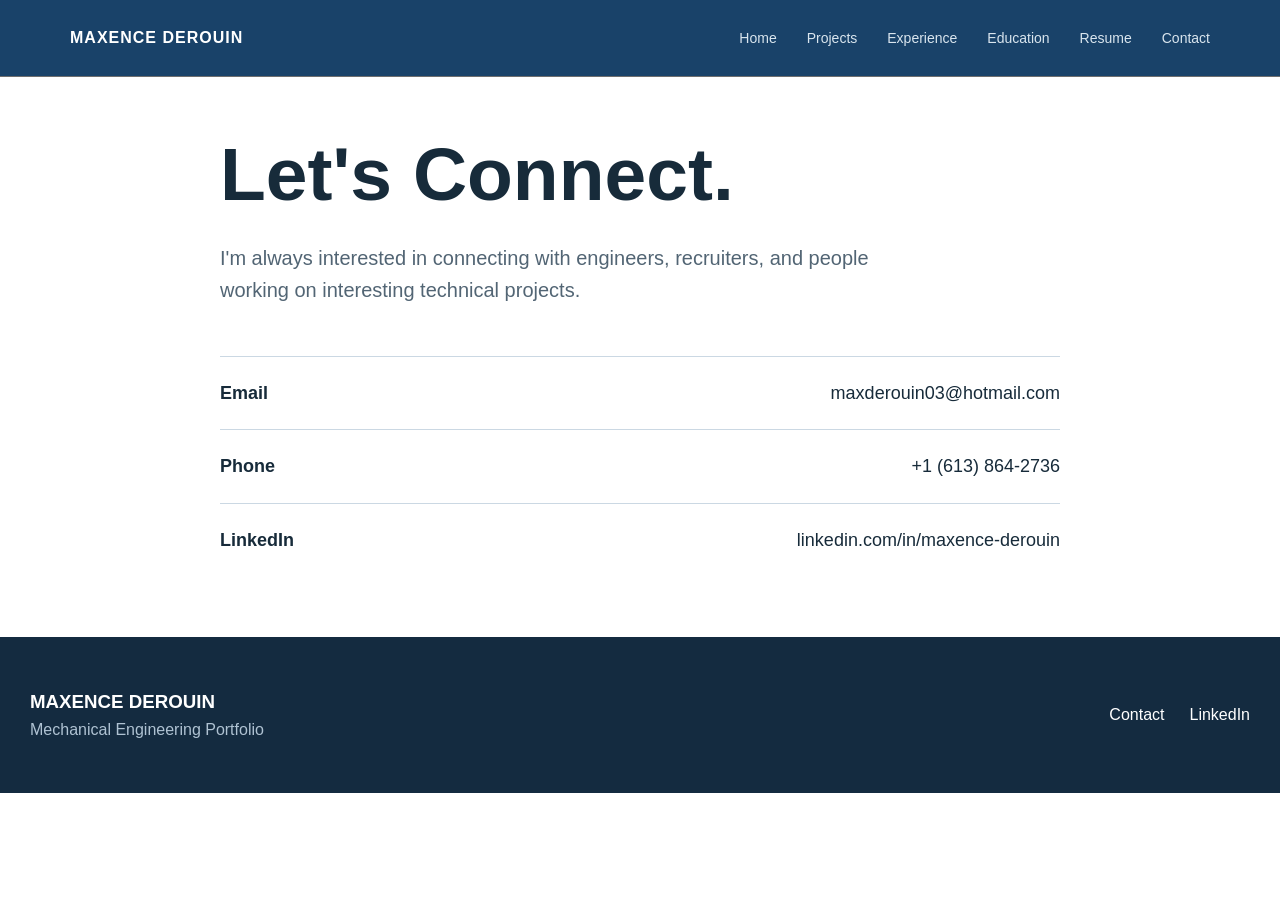
<file: contact.html>
<!DOCTYPE html>
<html lang="en">
<head>
    <meta charset="UTF-8">
    <meta name="viewport" content="width=device-width, initial-scale=1.0">
    <title>Contact | Maxence Derouin</title>
    <link rel="stylesheet" href="css/style.css">
</head>


<!--=========================
   Header
   ========================= -->


<body>

<header>
    <nav class="navbar">

        <a href="index.html" class="logo">
            MAXENCE DEROUIN
        </a>

        <div class="nav-links">
            <a href="index.html">Home</a>
            <a href="projects.html">Projects</a>
            <a href="experience.html">Experience</a>
            <a href="education.html">Education</a>
            <a href="resume.html">Resume</a>
            <a href="contact.html">Contact</a>
        </div>

    </nav>
</header>


<!--=========================
   Main
   ========================= -->

<main>

    <section class="contact-section">

        <h1>Let's Connect.</h1>

        <p>
            I'm always interested in connecting with engineers,
            recruiters, and people working on interesting technical
            projects.
        </p>


        <div class="contact-list">

            <a href="mailto:maxderouin03@hotmail.com">
                <span>Email</span>
                maxderouin03@hotmail.com
            </a>

            <a href="tel:+6138642736">
                <span>Phone</span>
                +1 (613) 864-2736
            </a>

<a href="https://www.linkedin.com/in/maxence-derouin" target="_blank">
    <span>LinkedIn</span>
    linkedin.com/in/maxence-derouin
</a>

        </div>

    </section>

</main>


<!--=========================
   Footer
   ========================= -->

<footer>
    <div>
        <h3>MAXENCE DEROUIN</h3>
        <p>Mechanical Engineering Portfolio</p>
    </div>

    <div class="footer-links">
        <a href="contact.html">Contact</a>
        <a href="https://www.linkedin.com/" target="_blank">LinkedIn</a>
    </div>
</footer>

</body>
</html>
</file>
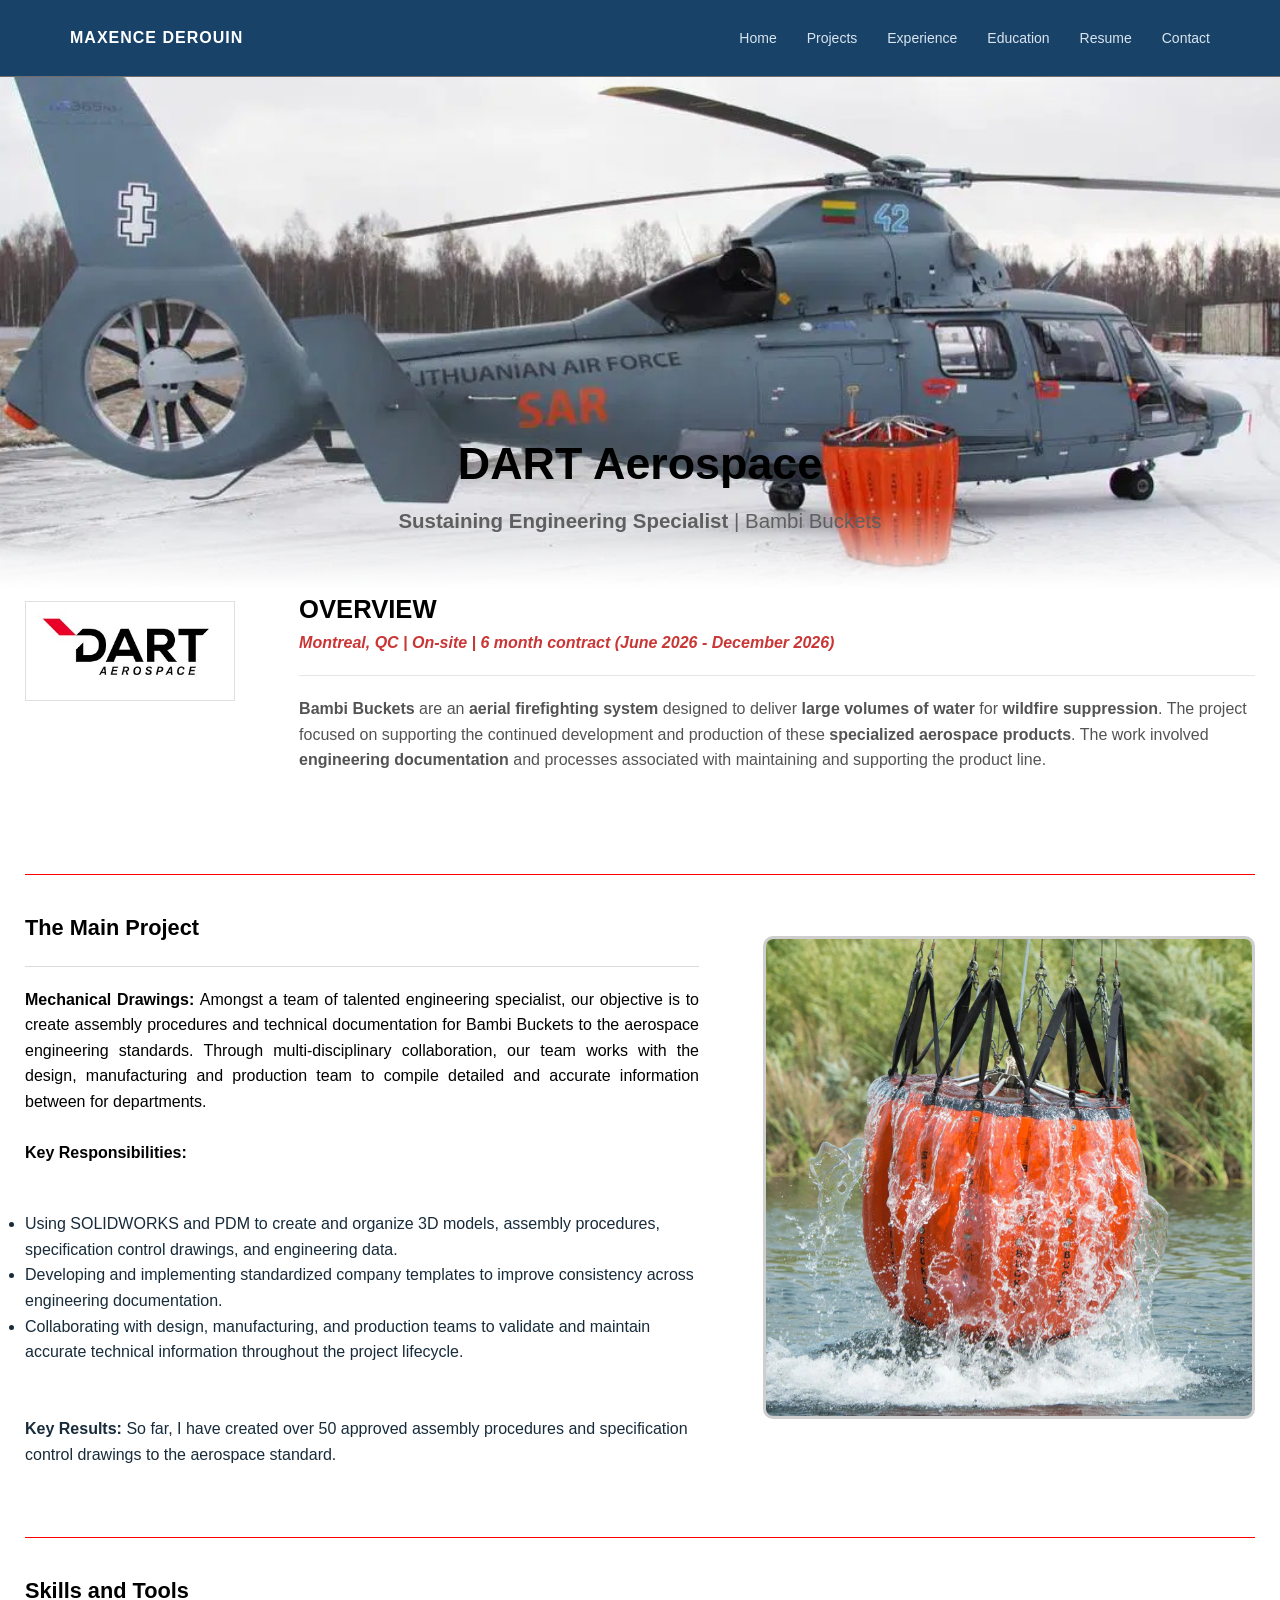
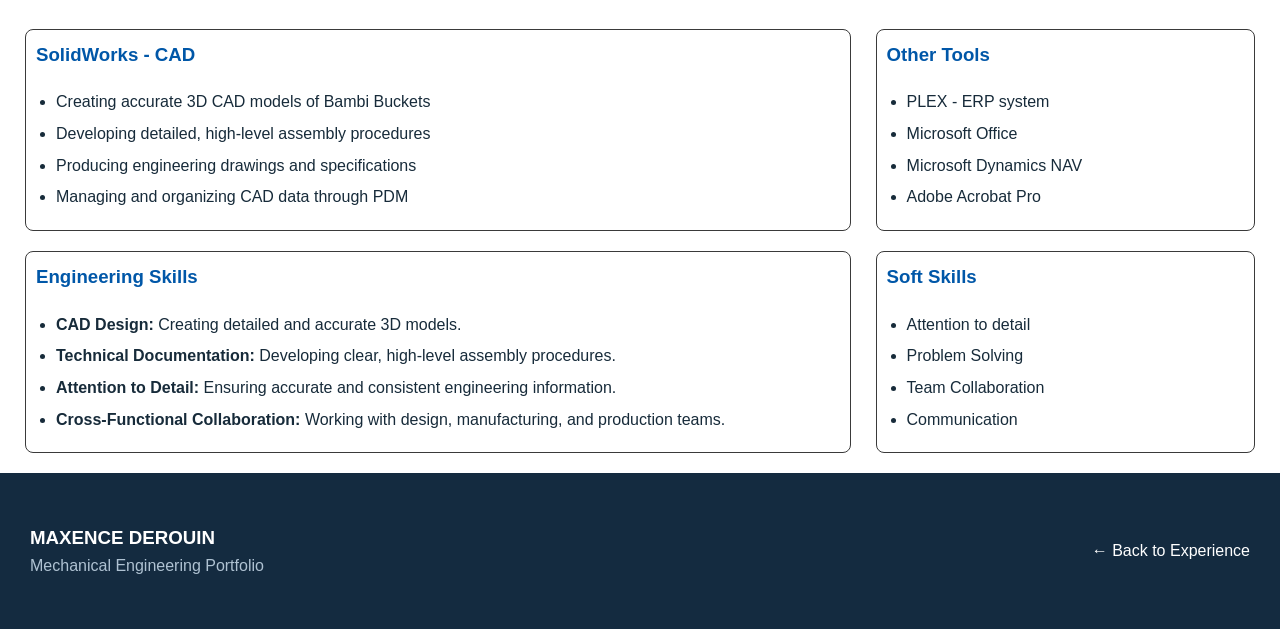
<file: dart.html>
<!DOCTYPE html>
<html lang="en">

<head>
    <meta charset="UTF-8">
    <meta name="viewport" content="width=device-width, initial-scale=1.0">

    <title>DART Aerospace | Maxence Derouin</title>

    <link rel="stylesheet" href="css/style.css">
    <link rel="stylesheet" href="css/dart.css">
</head>

<body>

<!--=========================
   Header
   ========================= -->

<header>
    <nav class="navbar">

        <a href="index.html" class="logo">
            MAXENCE DEROUIN
        </a>

        <div class="nav-links">
            <a href="index.html">Home</a>
            <a href="projects.html">Projects</a>
            <a href="experience.html">Experience</a>
            <a href="education.html">Education</a>
            <a href="resume.html">Resume</a>
            <a href="contact.html">Contact</a>
        </div>

    </nav>
</header>


<!--=========================
   Main
   ========================= -->

<section class="dart-hero">

    <img src="Exp-img/DART/Bambi.jpg" class="dart-hero-image">

    <div class="dart-hero-text">
        <h1>DART Aerospace</h1>
        <h2><strong>Sustaining Engineering Specialist</strong> | Bambi Buckets</h2>
    </div>

</section>

<!--=========================
   Overview
   ========================= -->

    <section class="DART">

        <div class="DART-Overview">

            <img src="Exp-img/DART/DART_wht.jpg">

            <div class="DART-Role">

                <h1>OVERVIEW</h1>
                <h2><em>Montreal, QC | On-site | 6 month contract (June 2026 - December 2026)</em></h2>

                <hr class="DART-Overview">

                <p>
                <strong>Bambi Buckets</strong> are an <strong>aerial firefighting system</strong> designed to deliver <strong>large volumes of water</strong> for <strong>wildfire suppression</strong>. The project focused on supporting the continued development and production of these <strong>specialized aerospace products</strong>. The work involved <strong>engineering documentation</strong> and processes associated with maintaining and supporting the product line.<br><br>
                </p>

            </div>
        </div>
        <br>

<!--=========================
   Content
   ========================= -->

        <hr class="DART-main"><br>

        <div class="DART-main">

            <div class="DART-Content">

                <h1>The Main Project</h1>

                <hr class="DART-Content">

                <p>
                <strong>Mechanical Drawings: </strong>Amongst a team of talented engineering specialist, our objective is to create assembly procedures and technical documentation for Bambi Buckets to the aerospace engineering standards. Through multi-disciplinary collaboration, our team works with the design, manufacturing and production team to compile detailed and accurate information between for departments.<br><br>
                <strong>Key Responsibilities: </strong><br><br>
                <ul>
                    <li>Using SOLIDWORKS and PDM to create and organize 3D models, assembly procedures, specification control drawings, and engineering data.</li>
                    <li>Developing and implementing standardized company templates to improve consistency across engineering documentation.</li>
                    <li>Collaborating with design, manufacturing, and production teams to validate and maintain accurate technical information throughout the project lifecycle.</li>
                </ul><br><br>
                <strong>Key Results: </strong>So far, I have created over 50 approved assembly procedures and specification control drawings to the aerospace standard.
                </p>

            </div> 

            <img src="Exp-img/DART/Bucket.jpg">
        </div>


<!--=========================
   Skills
   ========================= -->


        <hr class="DART-main"><br> 

        <div class="DART-skills">
        <div class="DART-Content">
            <h1>Skills and Tools</h1>

        <div class="DART-container">

        <div class="DART-box1">
            <h1><strong>SolidWorks - CAD</strong></h1>

            <p><ul>
                <li>Creating accurate 3D CAD models of Bambi Buckets</li>
                <li>Developing detailed, high-level assembly procedures</li>
                <li>Producing engineering drawings and specifications</li>
                <li>Managing and organizing CAD data through PDM</li>

            </ul></p>
        </div>

        <div class="DART-box2">
            <h1><strong>Other Tools</strong></h1>

            <p><ul>
                <li>PLEX - ERP system </li>
                <li>Microsoft Office</li>
                <li>Microsoft Dynamics NAV</li>
                <li>Adobe Acrobat Pro</li>

            </ul></p>
        </div>
        </div>

        <div class="DART-container">

        <div class="DART-box1">
            <h1><strong>Engineering Skills</strong></h1>

            <p><ul>
                <li><strong>CAD Design:</strong> Creating detailed and accurate 3D models.</li>
                <li><strong>Technical Documentation: </strong>Developing clear, high-level assembly procedures.</li>
                <li><strong>Attention to Detail: </strong>Ensuring accurate and consistent engineering information.</li>
                <li><strong>Cross-Functional Collaboration: </strong>Working with design, manufacturing, and production teams.</li>

            </ul></p>
        </div>

        <div class="DART-box2">
            <h1><strong>Soft Skills</strong></h1>

            <p><ul>
                <li>Attention to detail</li>                
                <li>Problem Solving</li>                
                <li>Team Collaboration</li>
                <li>Communication</li>


            </ul></p>
        
        </div>
        </div>
</div>

</section>

</main>


<footer>

    <div>
        <h3>MAXENCE DEROUIN</h3>
        <p>Mechanical Engineering Portfolio</p>
    </div>

    <div class="footer-links">
        <a href="experience.html">← Back to Experience</a>
    </div>

</footer>

</body>
</html>
</file>
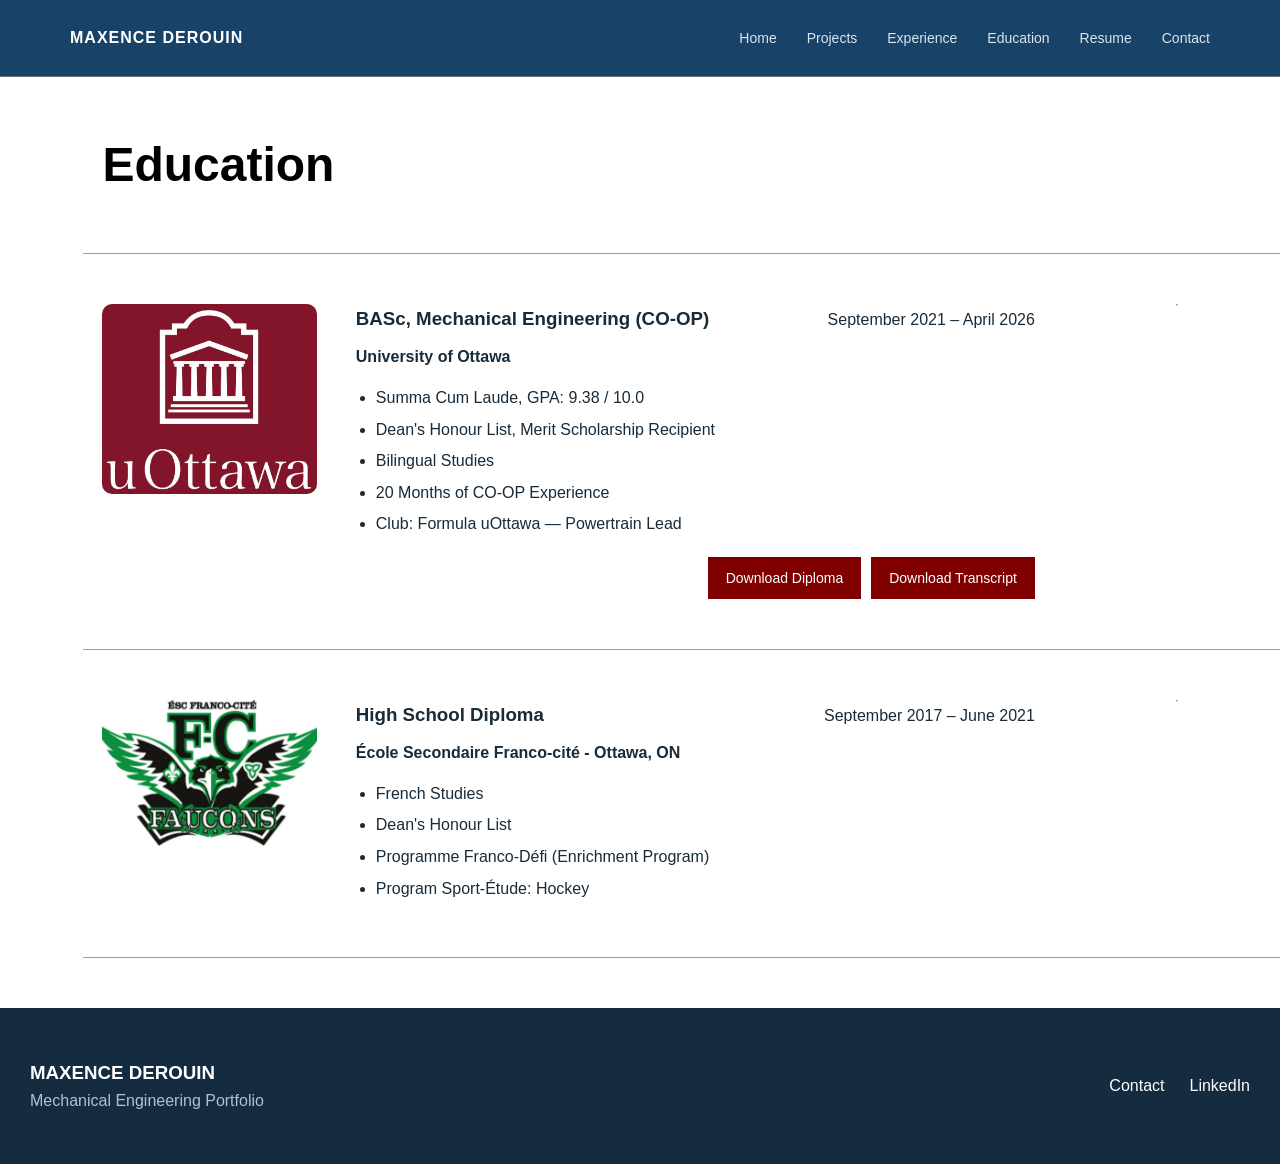
<file: education.html>
<!DOCTYPE html>
<html lang="en">
<head>
    <meta charset="UTF-8">
    <meta name="viewport" content="width=device-width, initial-scale=1.0">
    <title>Education | Maxence Derouin</title>
    <link rel="stylesheet" href="css/style.css">
    <link rel="stylesheet" href="css/education.css">
</head>

<body>

<!--=========================
   Header
   ========================= -->


<header>
    <nav class="navbar">

        <a href="index.html" class="logo">
            MAXENCE DEROUIN
        </a>

        <div class="nav-links">
            <a href="index.html">Home</a>
            <a href="projects.html">Projects</a>
            <a href="experience.html">Experience</a>
            <a href="education.html">Education</a>
            <a href="resume.html">Resume</a>
            <a href="contact.html">Contact</a>
        </div>

    </nav>
</header>


<!--=========================
   Hero
   =========================-->


<main>

    <section class="edu-page-header">
        <h1>Education</h1>

    </section>


<!--=========================
   Main
   =========================-->


<section class="edu-main">

    <hr class="edu-main">

    <div class="edu-container">

        <!-- Diploma -->
        <div class="edu-img">
                <img src="Education/uOttawa_logo.jpg"
                title="University of Ottawa logo">
        </div>

        <!-- Education Information -->
        <div class="edu-info">

            <div class="edu-heading">
                <h3>BASc, Mechanical Engineering (CO-OP)</h3>
                <span class="edu-date">September 2021 – April 2026</span>
            </div>

            <h4>University of Ottawa</h4>

            <ul>
                <li>Summa Cum Laude, GPA: 9.38 / 10.0</li>
                <li>Dean's Honour List, Merit Scholarship Recipient</li>
                <li>Bilingual Studies</li>
                <li>20 Months of CO-OP Experience</li>
                <li>Club: Formula uOttawa — Powertrain Lead</li>
             </ul>
             
            <div class="edu-documents">
                <a href="Education/Diplôme.pdf" download class="download-button">
                 Download Diploma
              </a>

             <a href="Education/Unoffical_Transcript.pdf" download class="download-button">
                 Download Transcript
              </a>

    </div>

        </div>
        <hr>

    </div>

    <hr class="edu-main">

    <div class="edu-container">
        <!-- Diploma -->
        <div class="edu-img">
                <img src="Education/Franco-cite.jpg"
                title="High School Logo">
        </div>

        <!-- Education Information -->
        <div class="edu-info">

            <div class="edu-heading">
                <h3>High School Diploma</h3>
                <span class="edu-date">September 2017 – June 2021</span>
            </div>

            <h4>École Secondaire Franco-cité - Ottawa, ON</h4>

            <ul>
                <li>French Studies</li>
                <li>Dean's Honour List</li>
                <li>Programme Franco-Défi (Enrichment Program)</li>
                <li>Program Sport-Étude: Hockey</li>
            </ul>

        </div>
        <hr>
    </div>

    <hr class="edu-main">

    </section>

</main>


<!--=========================
   Footer
   =========================-->


<footer>
    <div>
        <h3>MAXENCE DEROUIN</h3>
        <p>Mechanical Engineering Portfolio</p>
    </div>

    <div class="footer-links">
        <a href="contact.html">Contact</a>
        <a href="https://www.linkedin.com/" target="_blank">LinkedIn</a>
    </div>
</footer>

</body>
</html>
</file>
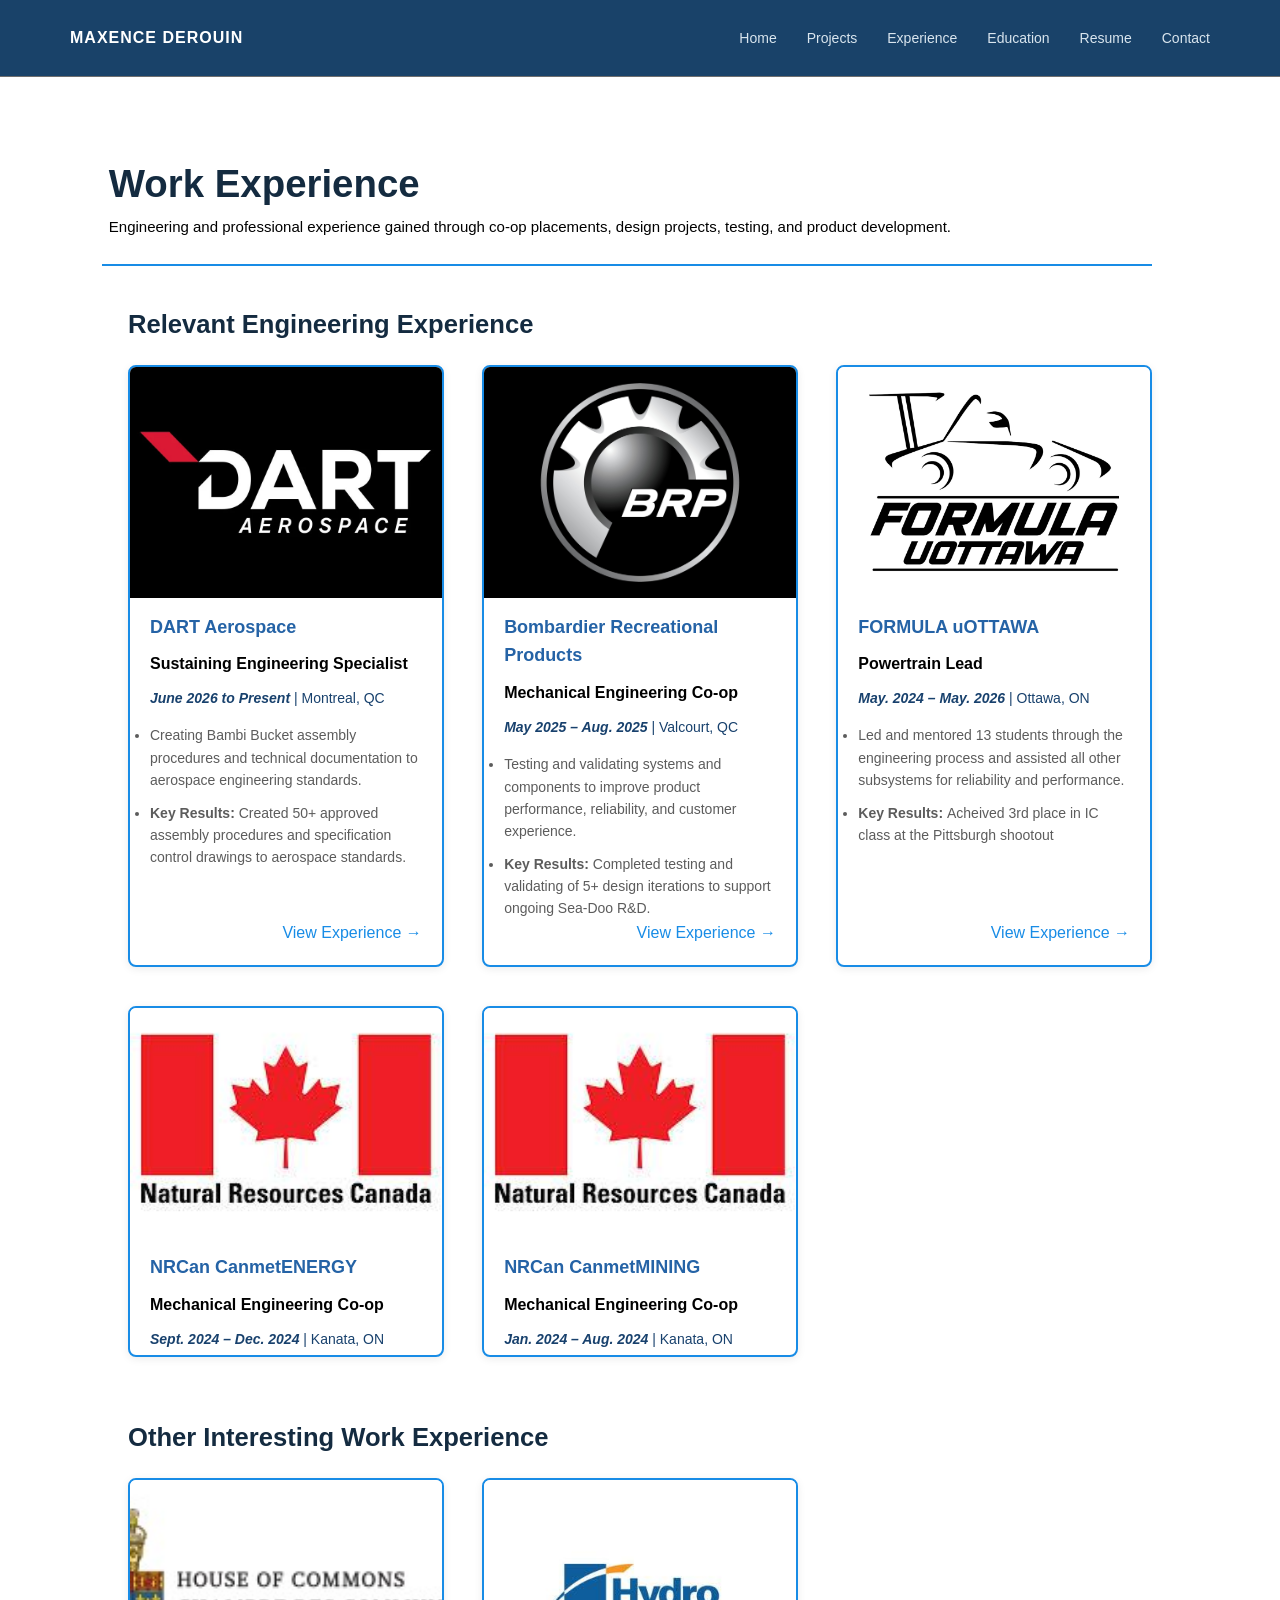
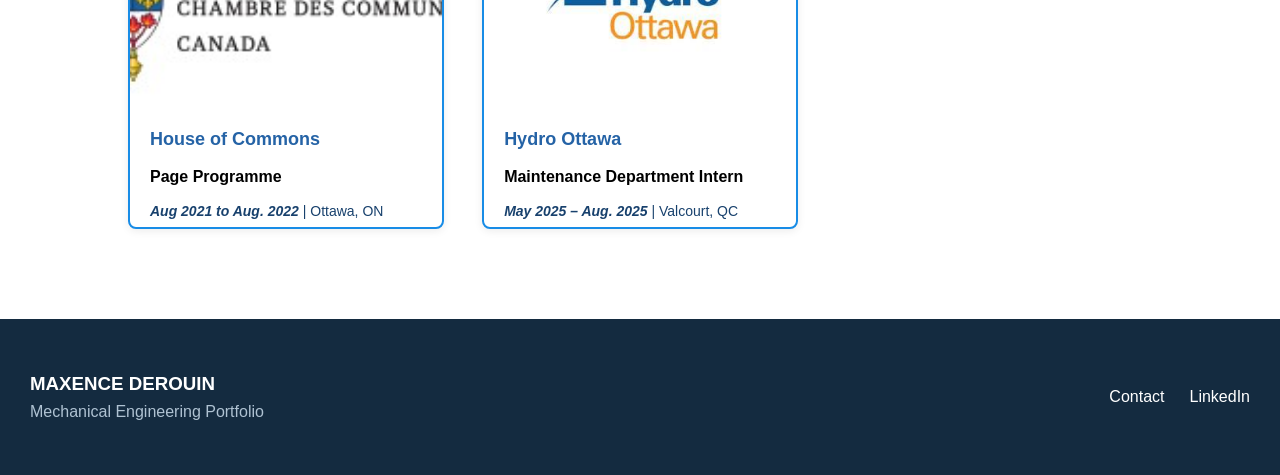
<file: experience.html>
<!DOCTYPE html>
<html lang="en">
<head>
    <meta charset="UTF-8">
    <meta name="viewport" content="width=device-width, initial-scale=1.0">
    <title>Experience | Maxence Derouin</title>
    <link rel="stylesheet" href="css/style.css">
    <link rel="stylesheet" href="css/experience.css">
</head>

<body>

<!--=========================
   Header
   ========================= -->


<body>

<header>
    <nav class="navbar">

        <a href="index.html" class="logo">
            MAXENCE DEROUIN
        </a>

        <div class="nav-links">
            <a href="index.html">Home</a>
            <a href="projects.html">Projects</a>
            <a href="experience.html">Experience</a>
            <a href="education.html">Education</a>
            <a href="resume.html">Resume</a>
            <a href="contact.html">Contact</a>
        </div>

    </nav>
</header>


<!--=========================
   Main
   ========================= -->



<main>

<section class="section-experience">

    <h2>Work Experience</h2>
    <p>
        Engineering and professional experience gained through co-op placements,
        design projects, testing, and product development.
    </p>

<!--=========================
   ENGINEERING WORK
   ========================= -->

    <hr class="experience">

    <h3>Relevant Engineering Experience</h3>

    <div class="experience-container">

        <!-- DART Aerospace -->
        <div class="experience-box">

            <img src="Images/DART_logo.jpg" alt="DART Aerospace">

            <div class="experience-content">

                <h5><strong>DART Aerospace</strong></h5>

                <h4>Sustaining Engineering Specialist</h4>

                <p class="experience-date"><em><strong>June 2026 to Present</strong></em> | Montreal, QC</p>

                <p1><ul>
                    <li>Creating Bambi Bucket assembly procedures and technical documentation to aerospace engineering standards.</li> <div class="br_local"></div>
                    <li><strong>Key Results: </strong>Created 50+ approved assembly procedures and specification control drawings to aerospace standards. </li> 
                </ul></p1>

                <a href="dart.html">View Experience →</a>

            </div>

        </div>


        <!-- BRP -->
        <div class="experience-box">

            <img src="Images/BRP_logo.jpg" alt="BRP">

            <div class="experience-content">

                <h5><strong>Bombardier Recreational Products</strong></h5>

                <h4>Mechanical Engineering Co-op</h4>

                <p><em><strong>May 2025 – Aug. 2025</strong></em> | Valcourt, QC</p>

                <p1><ul>
                    <li>Testing and validating systems and components to improve product performance, reliability, and customer experience.</li><div class="br_local"></div>
                    <li><strong>Key Results: </strong>Completed testing and validating of 5+ design iterations to support ongoing Sea-Doo R&D.</li></ul>
                </p1>

                <a href="brp.html">View Experience →</a>

            </div>

        </div>

        <!-- NRCan -->
        <div class="experience-box">

            <img src="Images\FORMULA_logo.jpg" alt="FuO">

            <div class="experience-content">

                <h5><strong>FORMULA uOTTAWA</strong></h5>

                <h4>Powertrain Lead</h4>

                <p class="experience-date"><em><strong>May. 2024 – May. 2026</strong></em> | Ottawa, ON</p>

                 <p1><ul>
                    <li>Led and mentored 13 students through the engineering process and assisted all other subsystems for reliability and performance.</li> <div class="br_local"></div>
                    <li><strong>Key Results: </strong> Acheived 3rd place in IC class at the Pittsburgh shootout</li> 
                </ul></p1>

                <p>
                    
                </p>

                <a href="fsae.html">View Experience →</a>

            </div>

        </div>


        <!-- NRCan -->
        <div class="experience-box2">

            <img src="Images/NRCan.jpg" alt="Natural Resources Canada">

            <div class="experience-content">

                <h5><strong>NRCan CanmetENERGY</strong></h5>

                <h4>Mechanical Engineering Co-op</h4>

                <p class="experience-date"><em><strong>Sept. 2024 – Dec. 2024</strong></em> | Kanata, ON</p>
<!--
                 <p1><ul>
                    <li>Contributed to engineering and energy-related projects
                    involving analysis, testing, and technical development.</li> <div class="br_local"></div>
                    <li><strong>Key Results: </strong></li> 
                </ul></p1>
                
                <a href="nrcan.html">View Experience →</a>-->

            </div>

        </div>


        <!-- NRCan -->
        <div class="experience-box2">

            <img src="Images/NRCan.jpg" alt="Natural Resources Canada">

            <div class="experience-content">

                <h5><strong>NRCan CanmetMINING</strong></h5>

                <h4>Mechanical Engineering Co-op</h4>

                <p class="experience-date"><em><strong>Jan. 2024 – Aug. 2024</strong></em> | Kanata, ON</p>
<!--
                <p1><ul>
                    <li>Gained engineering experience supporting technical projects, analysis, and engineering operations within the utility sector.</li> <div class="br_local"></div>
                    <li><strong>Key Results: </strong></li> 
                </ul></p1>

                <a href="hydro-ottawa.html">View Experience →</a>-->

            </div>

        </div>
        </div>
<!--=========================
   OTHER WORK
   ========================= -->

    <h3>Other Interesting Work Experience</h3>

    <div class="experience-container">

        <!-- House of Commons -->
        <div class="experience-box2">

            <img src="Images/HoC_logo.jpg" alt="House of Commons">

            <div class="experience-content">

                <h5><strong>House of Commons</strong></h5>

                <h4>Page Programme</h4>

                <p class="experience-date"><em><strong>Aug 2021 to Aug. 2022</em></strong> | Ottawa, ON</p>
<!--
                <br>

                <p1><ul>
                    <li></li> <div class="br_local"></div>
                    <li><strong>Key Results: </strong></li> 
                </ul></p1>

                <a href="HoC.html">View Experience →</a>-->

            </div>

        </div>


        <!-- BRP -->
        <div class="experience-box2">

            <img src="Images/Hydro.jpg" alt="Hydro Ottawa">

            <div class="experience-content">

                <h5><strong>Hydro Ottawa</strong></h5>

                <h4>Maintenance Department Intern</h4>

                <p class="experience-date"><em><strong>May 2025 – Aug. 2025</strong></em> | Valcourt, QC</p>
<!--
                <br>

                <p1><ul>
                    <li></li> <div class="br_local"></div>
                    <li><strong>Key Results: </strong></li> 
                </ul></p1>

                <a href="Hydro.html">View Experience →</a>-->

            </div>

        </div>


        </div>


</section>

</main>


<footer>
    <div>
        <h3>MAXENCE DEROUIN</h3>
        <p>Mechanical Engineering Portfolio</p>
    </div>

    <div class="footer-links">
        <a href="contact.html">Contact</a>
        <a href="https://www.linkedin.com/" target="_blank">LinkedIn</a>
    </div>
</footer>

</body>
</html>
</file>
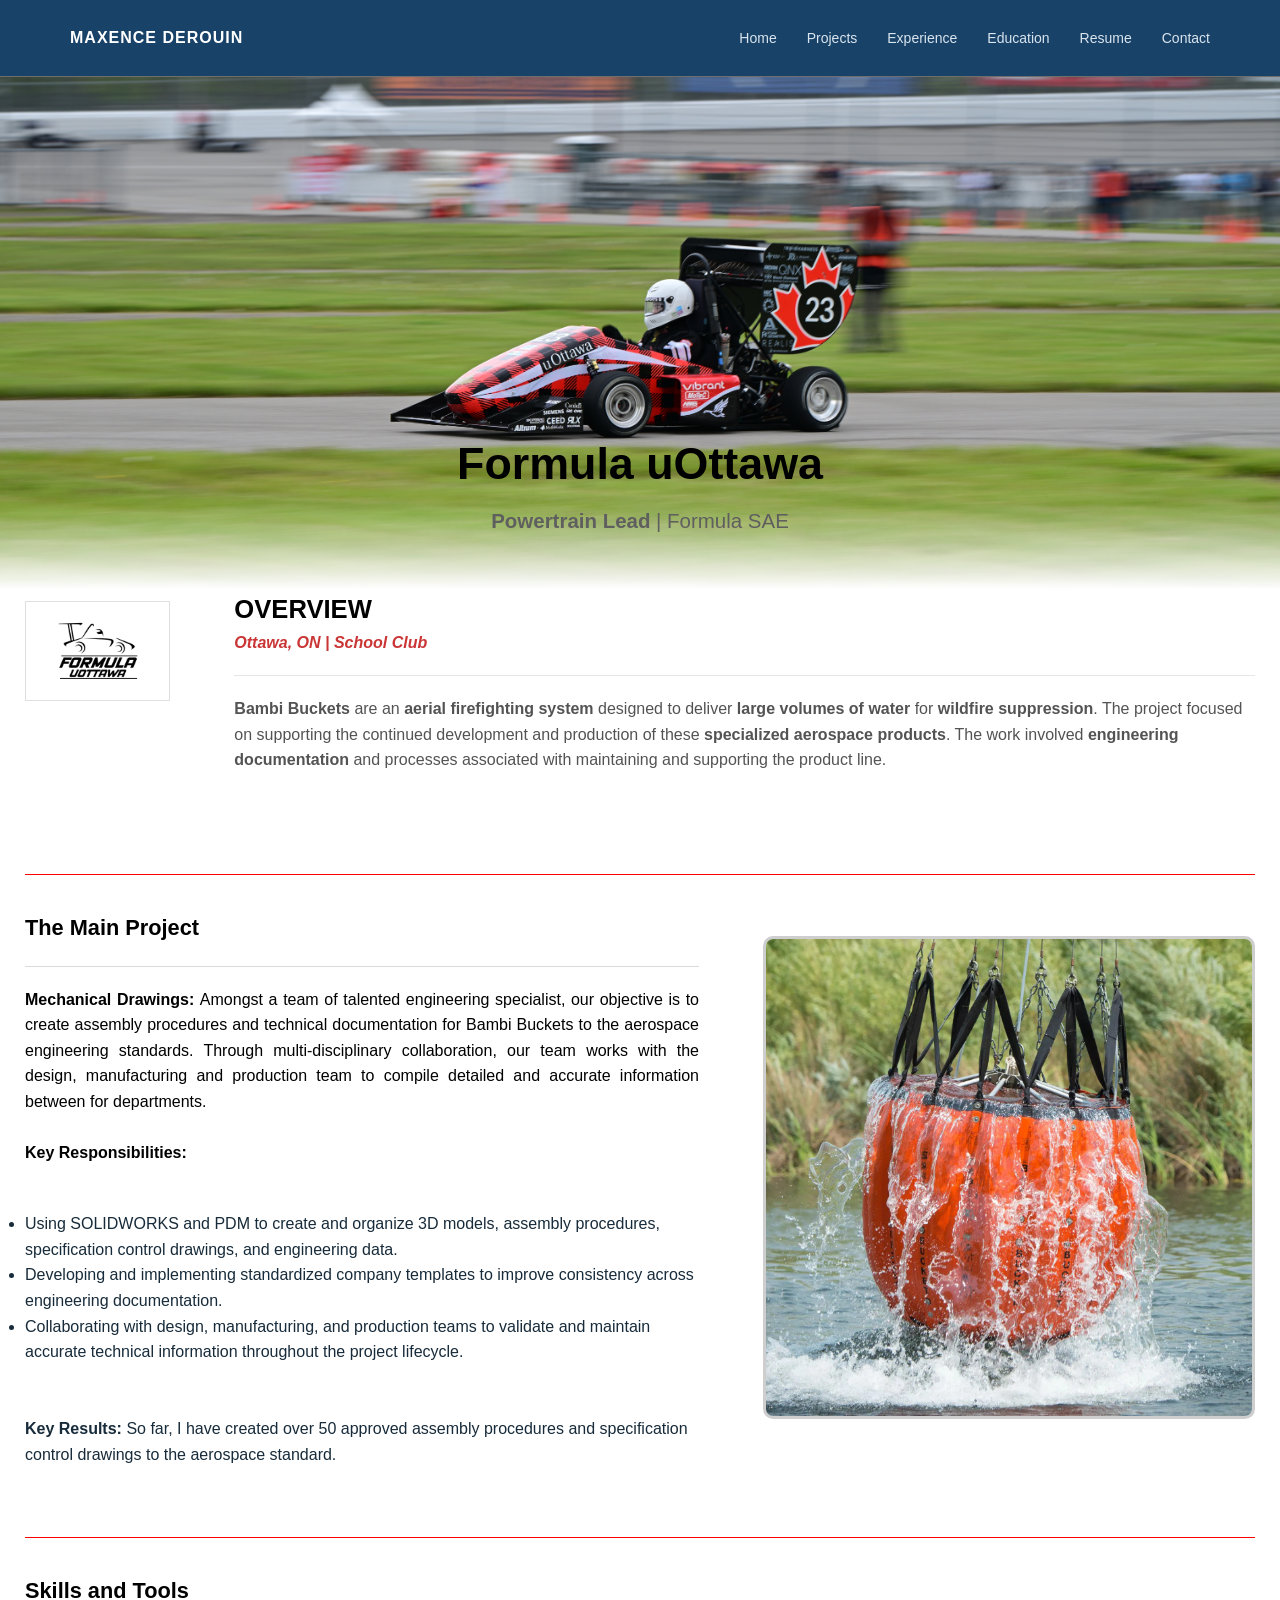
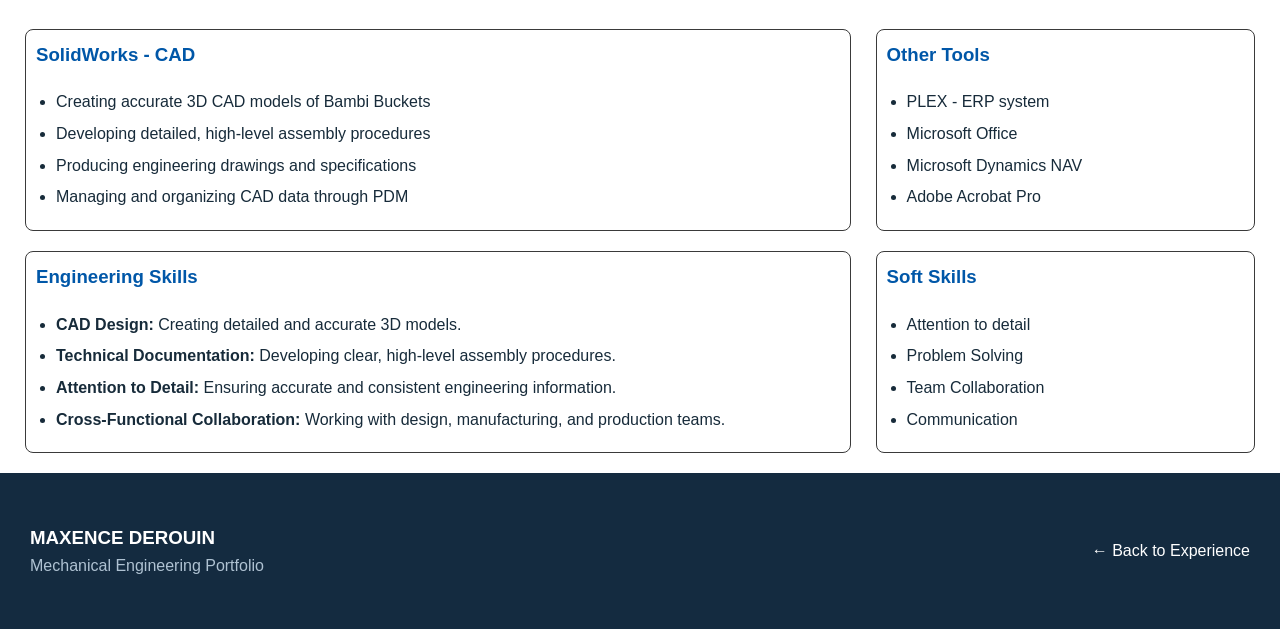
<file: formula.html>
<!DOCTYPE html>
<html lang="en">

<head>
    <meta charset="UTF-8">
    <meta name="viewport" content="width=device-width, initial-scale=1.0">

    <title>DART Aerospace | Maxence Derouin</title>

    <link rel="stylesheet" href="css/style.css">
    <link rel="stylesheet" href="css/dart.css">
</head>

<body>

<!--=========================
   Header
   ========================= -->

<header>
    <nav class="navbar">

        <a href="index.html" class="logo">
            MAXENCE DEROUIN
        </a>

        <div class="nav-links">
            <a href="index.html">Home</a>
            <a href="projects.html">Projects</a>
            <a href="experience.html">Experience</a>
            <a href="education.html">Education</a>
            <a href="resume.html">Resume</a>
            <a href="contact.html">Contact</a>
        </div>

    </nav>
</header>


<!--=========================
   Main
   ========================= -->

<section class="dart-hero">

    <img src="Images\CarMich.jpg" class="dart-hero-image">

    <div class="dart-hero-text">
        <h1>Formula uOttawa</h1>
        <h2><strong>Powertrain Lead</strong> | Formula SAE</h2>
    </div>

</section>

<!--=========================
   Overview
   ========================= -->

    <section class="DART">

        <div class="DART-Overview">

            <img src="Images/FORMULA_logo.jpg">

            <div class="DART-Role">

                <h1>OVERVIEW</h1>
                <h2><em>Ottawa, ON | School Club </em></h2>

                <hr class="DART-Overview">

                <p>
                <strong>Bambi Buckets</strong> are an <strong>aerial firefighting system</strong> designed to deliver <strong>large volumes of water</strong> for <strong>wildfire suppression</strong>. The project focused on supporting the continued development and production of these <strong>specialized aerospace products</strong>. The work involved <strong>engineering documentation</strong> and processes associated with maintaining and supporting the product line.<br><br>
                </p>

            </div>
        </div>
        <br>

<!--=========================
   Content
   ========================= -->

        <hr class="DART-main"><br>

        <div class="DART-main">

            <div class="DART-Content">

                <h1>The Main Project</h1>

                <hr class="DART-Content">

                <p>
                <strong>Mechanical Drawings: </strong>Amongst a team of talented engineering specialist, our objective is to create assembly procedures and technical documentation for Bambi Buckets to the aerospace engineering standards. Through multi-disciplinary collaboration, our team works with the design, manufacturing and production team to compile detailed and accurate information between for departments.<br><br>
                <strong>Key Responsibilities: </strong><br><br>
                <ul>
                    <li>Using SOLIDWORKS and PDM to create and organize 3D models, assembly procedures, specification control drawings, and engineering data.</li>
                    <li>Developing and implementing standardized company templates to improve consistency across engineering documentation.</li>
                    <li>Collaborating with design, manufacturing, and production teams to validate and maintain accurate technical information throughout the project lifecycle.</li>
                </ul><br><br>
                <strong>Key Results: </strong>So far, I have created over 50 approved assembly procedures and specification control drawings to the aerospace standard.
                </p>

            </div> 

            <img src="Exp-img/DART/Bucket.jpg">
        </div>


<!--=========================
   Skills
   ========================= -->


        <hr class="DART-main"><br> 

        <div class="DART-skills">
        <div class="DART-Content">
            <h1>Skills and Tools</h1>

        <div class="DART-container">

        <div class="DART-box1">
            <h1><strong>SolidWorks - CAD</strong></h1>

            <p><ul>
                <li>Creating accurate 3D CAD models of Bambi Buckets</li>
                <li>Developing detailed, high-level assembly procedures</li>
                <li>Producing engineering drawings and specifications</li>
                <li>Managing and organizing CAD data through PDM</li>

            </ul></p>
        </div>

        <div class="DART-box2">
            <h1><strong>Other Tools</strong></h1>

            <p><ul>
                <li>PLEX - ERP system </li>
                <li>Microsoft Office</li>
                <li>Microsoft Dynamics NAV</li>
                <li>Adobe Acrobat Pro</li>

            </ul></p>
        </div>
        </div>

        <div class="DART-container">

        <div class="DART-box1">
            <h1><strong>Engineering Skills</strong></h1>

            <p><ul>
                <li><strong>CAD Design:</strong> Creating detailed and accurate 3D models.</li>
                <li><strong>Technical Documentation: </strong>Developing clear, high-level assembly procedures.</li>
                <li><strong>Attention to Detail: </strong>Ensuring accurate and consistent engineering information.</li>
                <li><strong>Cross-Functional Collaboration: </strong>Working with design, manufacturing, and production teams.</li>

            </ul></p>
        </div>

        <div class="DART-box2">
            <h1><strong>Soft Skills</strong></h1>

            <p><ul>
                <li>Attention to detail</li>                
                <li>Problem Solving</li>                
                <li>Team Collaboration</li>
                <li>Communication</li>


            </ul></p>
        
        </div>
        </div>
</div>

</section>

</main>


<footer>

    <div>
        <h3>MAXENCE DEROUIN</h3>
        <p>Mechanical Engineering Portfolio</p>
    </div>

    <div class="footer-links">
        <a href="experience.html">← Back to Experience</a>
    </div>

</footer>

</body>
</html>
</file>
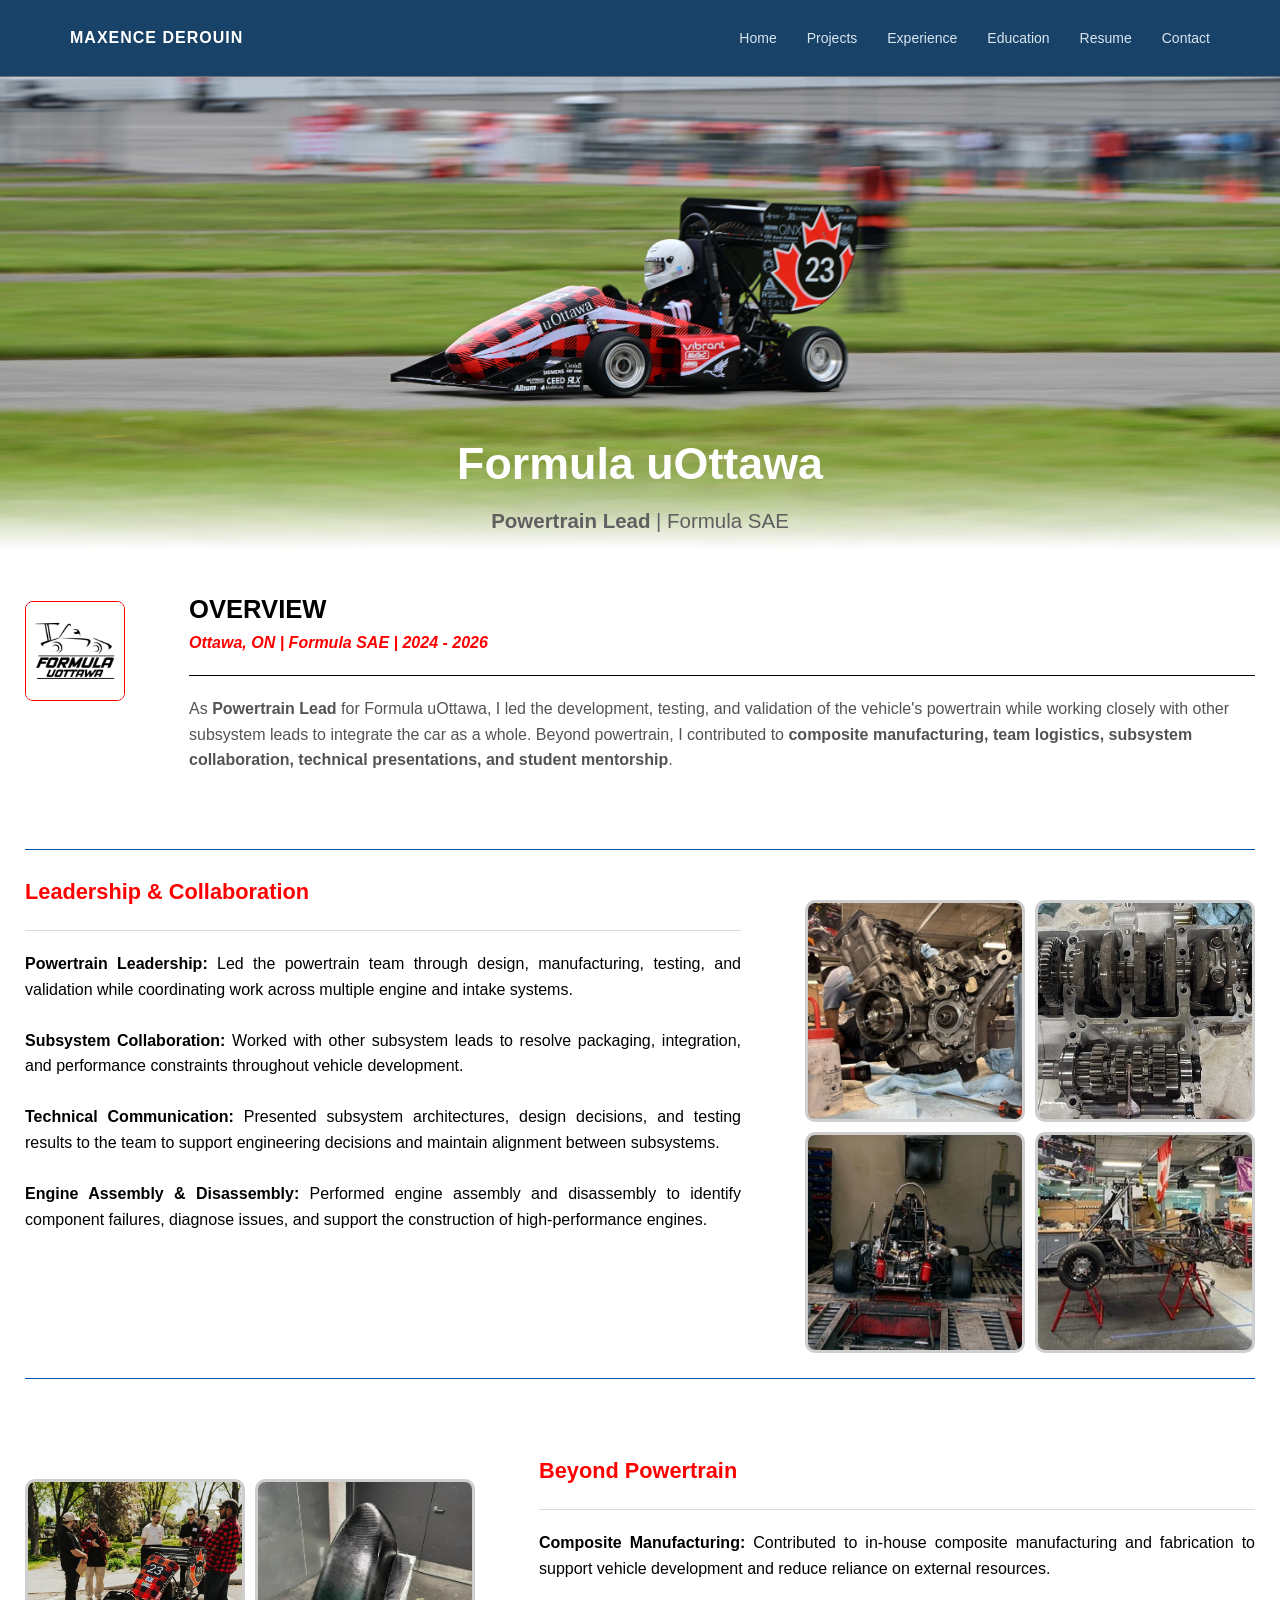
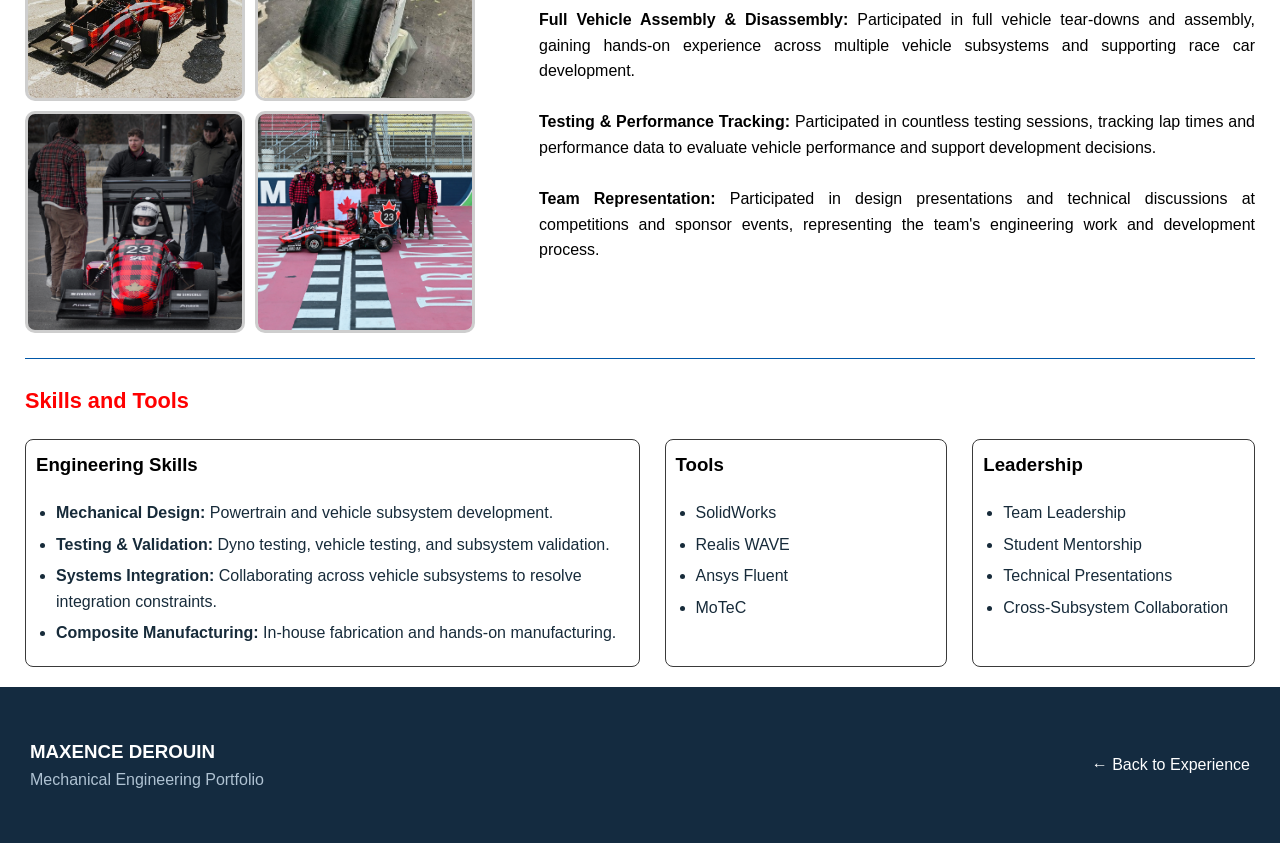
<file: fsae.html>
<!DOCTYPE html>
<html lang="en">

<head>
    <meta charset="UTF-8">
    <meta name="viewport" content="width=device-width, initial-scale=1.0">

    <title>Formula uOttawa | Maxence Derouin</title>

    <link rel="stylesheet" href="css/style.css">
    <link rel="stylesheet" href="css/fsae.css">
</head>

<body>

<!--=========================
   Header
   ========================= -->

<header>
    <nav class="navbar">

        <a href="index.html" class="logo">
            MAXENCE DEROUIN
        </a>

        <div class="nav-links">
            <a href="index.html">Home</a>
            <a href="projects.html">Projects</a>
            <a href="experience.html">Experience</a>
            <a href="education.html">Education</a>
            <a href="resume.html">Resume</a>
            <a href="contact.html">Contact</a>
        </div>

    </nav>
</header>


<!--=========================
   Main
   ========================= -->

<section class="fuo-hero">

    <img src="Images\CarMich.jpg" class="fuo-hero-image">

    <div class="fuo-hero-text">
        <h1>Formula uOttawa</h1>
        <h2><strong>Powertrain Lead</strong> | Formula SAE</h2>
    </div>

</section>


<!--=========================
   Overview
   ========================= -->

<section class="fuo">

    <div class="fuo-Overview">

        <img src="Images\FORMULA_logo.jpg">

        <div class="fuo-Role">

            <h1>OVERVIEW</h1>

            <h2>
                <em>Ottawa, ON | Formula SAE | 2024 - 2026</em>
            </h2>

            <hr class="fuo-Overview">

            <p>
                As <strong>Powertrain Lead</strong> for Formula uOttawa, I led the development,
                testing, and validation of the vehicle's powertrain while working closely with
                other subsystem leads to integrate the car as a whole. Beyond powertrain,
                I contributed to <strong>composite manufacturing, team logistics, subsystem
                collaboration, technical presentations, and student mentorship</strong>.
            </p>

        </div>

    </div>

    <br>


<!--=========================
   Content
   ========================= -->

    <hr class="fuo-main"><br>


    <div class="fuo-main">

        <div class="fuo-Content">

            <h1>Leadership & Collaboration</h1>

            <hr class="fuo-Content">

            <p>
                <strong>Powertrain Leadership: </strong>
                Led the powertrain team through design, manufacturing, testing, and
                validation while coordinating work across multiple engine and intake
                systems.<br><br>

                <strong>Subsystem Collaboration: </strong>
                Worked with other subsystem leads to resolve packaging, integration,
                and performance constraints throughout vehicle development.<br><br>

                <strong>Technical Communication: </strong>
                Presented subsystem architectures, design decisions, and testing results
                to the team to support engineering decisions and maintain alignment
                between subsystems.<br><br>

                <strong>Engine Assembly & Disassembly: </strong>
                Performed engine assembly and disassembly to identify component failures,
                diagnose issues, and support the construction of high-performance engines.

            </p>

        </div>

    <div class="fuo-image-grid">
        <img src="formula/EngineDiss.jpg">
        <img src="formula/Transmission.jpg">
        <img src="powertrain/DynoTesting.jpg">
        <img src="formula/BareCar.jpg">
    </div>

    </div>


<!--========================= -->

    <hr class="fuo-main">


    <div class="fuo-main2">

    <div class="fuo-image-grid">
        <img src="formula/brpevent.jpg">
        <img src="formula/nosecone.jpg">
        <img src="formula/testing.jpg">
        <img src="formula/teamMich.jpg">
    </div>

        <div class="fuo-Content">

            <h1>Beyond Powertrain</h1>

            <hr class="fuo-Content">

            <p>
                <strong>Composite Manufacturing: </strong>
                Contributed to in-house composite manufacturing and fabrication to
                support vehicle development and reduce reliance on external resources.<br><br>

                <strong>Full Vehicle Assembly & Disassembly: </strong>
                Participated in full vehicle tear-downs and assembly, gaining hands-on
                experience across multiple vehicle subsystems and supporting race car
                development.<br><br>

                <strong>Testing & Performance Tracking: </strong>
                Participated in countless testing sessions, tracking lap times and
                performance data to evaluate vehicle performance and support development
                decisions.<br><br>

                <strong>Team Representation: </strong>
                Participated in design presentations and technical discussions at
                competitions and sponsor events, representing the team's engineering
                work and development process.
            </p>

        </div>

    </div>


<!--=========================
   Skills
   ========================= -->

    <hr class="fuo-main"><br>

    <div class="fuo-skills">

        <div class="fuo-Content">

            <h1>Skills and Tools</h1>

            <div class="fuo-container">

                <div class="fuo-box1">

                    <h1><strong>Engineering Skills</strong></h1>

                    <p>
                        <ul>
                            <li><strong>Mechanical Design:</strong> Powertrain and vehicle subsystem development.</li>
                            <li><strong>Testing & Validation:</strong> Dyno testing, vehicle testing, and subsystem validation.</li>
                            <li><strong>Systems Integration:</strong> Collaborating across vehicle subsystems to resolve integration constraints.</li>
                            <li><strong>Composite Manufacturing:</strong> In-house fabrication and hands-on manufacturing.</li>
                        </ul>
                    </p>

                </div>


                <div class="fuo-box2">

                    <h1><strong>Tools</strong></h1>

                    <p>
                        <ul>
                            <li>SolidWorks</li>
                            <li>Realis WAVE</li>
                            <li>Ansys Fluent</li>
                            <li>MoTeC</li>
                        </ul>
                    </p>

                </div>


                <div class="fuo-box2">

                    <h1><strong>Leadership</strong></h1>

                    <p>
                        <ul>
                            <li>Team Leadership</li>
                            <li>Student Mentorship</li>
                            <li>Technical Presentations</li>
                            <li>Cross-Subsystem Collaboration</li>
                        </ul>
                    </p>

                </div>

            </div>

        </div>

    </div>

</section>


<footer>

    <div>
        <h3>MAXENCE DEROUIN</h3>
        <p>Mechanical Engineering Portfolio</p>
    </div>

    <div class="footer-links">
        <a href="experience.html">← Back to Experience</a>
    </div>

</footer>

</body>
</html>
</file>
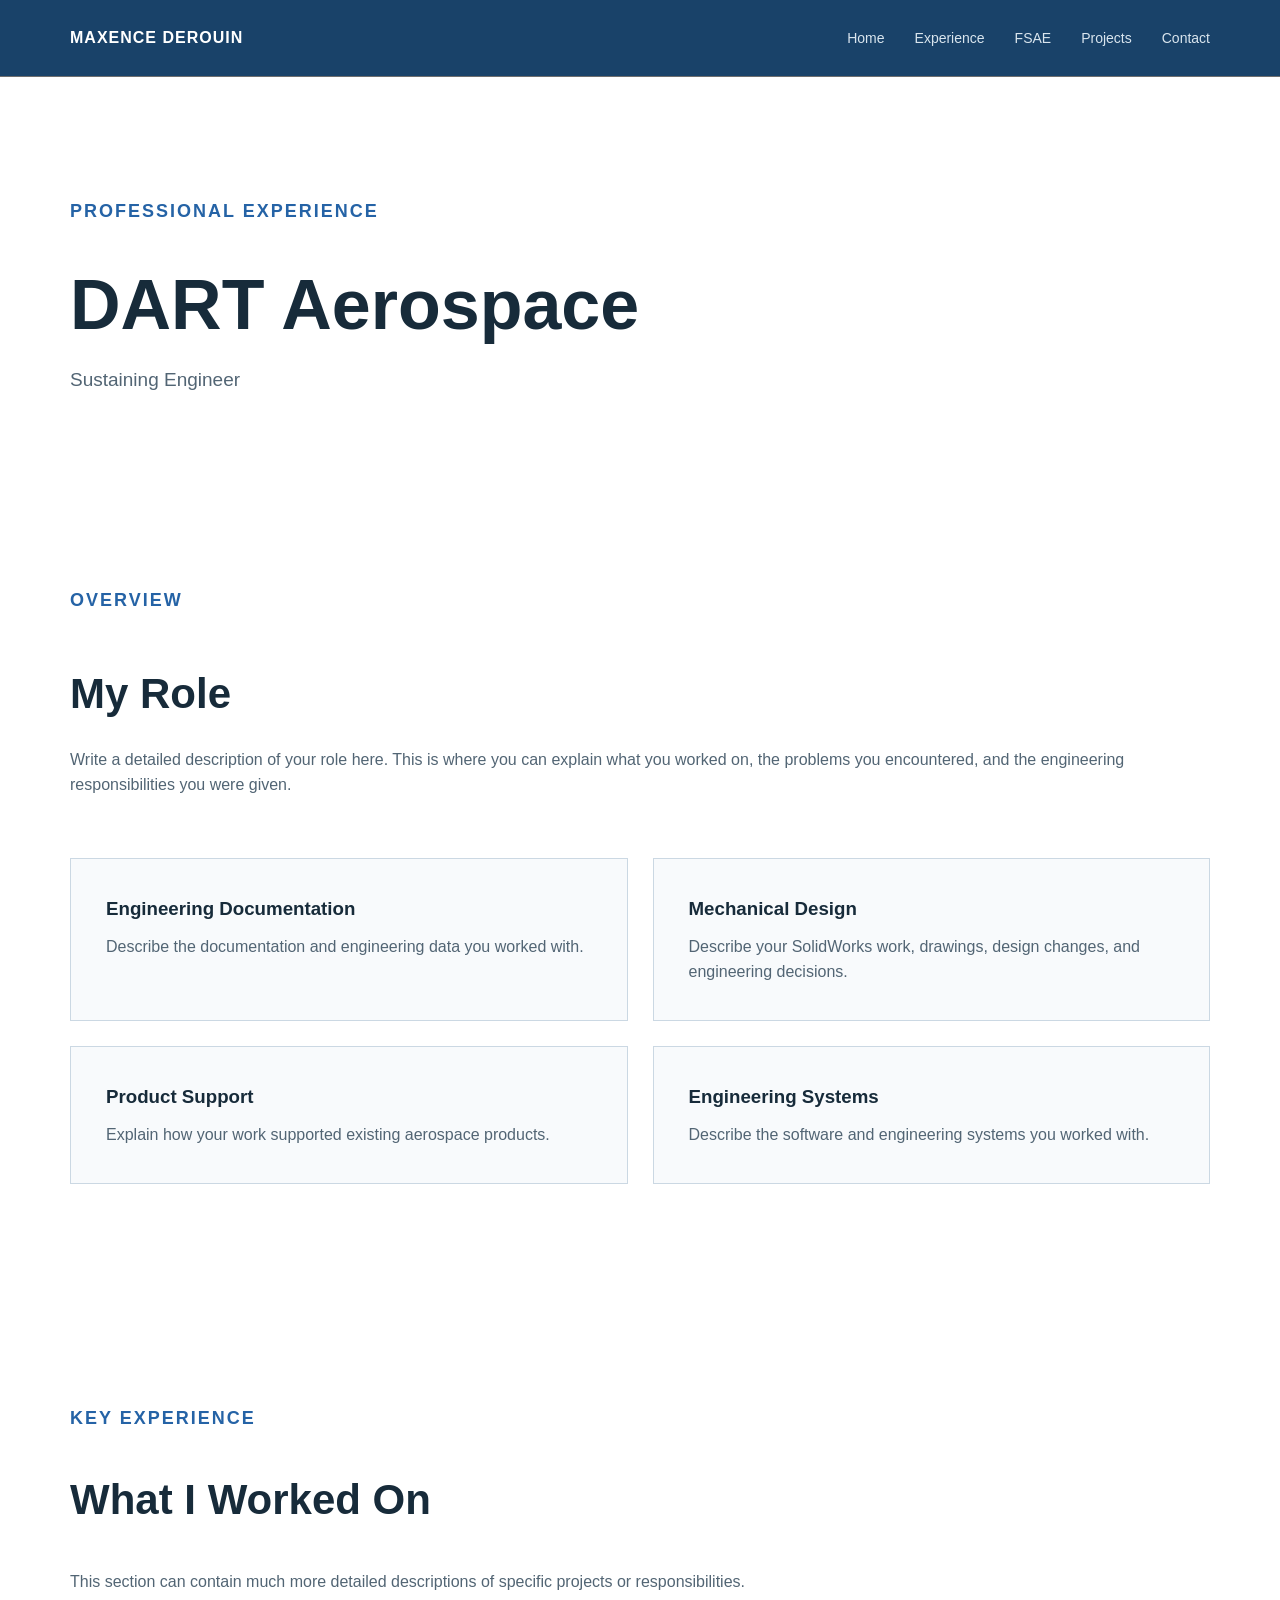
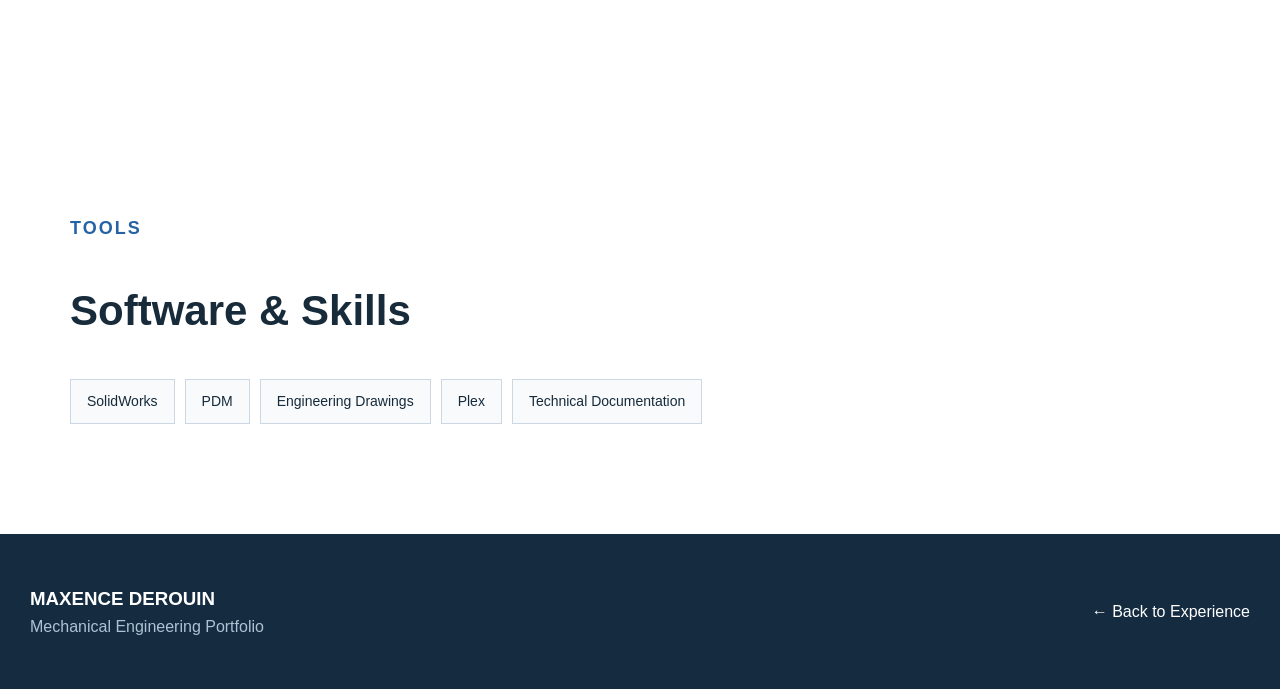
<file: HoC.html>
<!DOCTYPE html>
<html lang="en">

<head>
    <meta charset="UTF-8">
    <meta name="viewport" content="width=device-width, initial-scale=1.0">

    <title>DART Aerospace | Maxence Derouin</title>

    <link rel="stylesheet" href="css/style.css">
</head>

<body>

<header>
    <nav class="navbar">

        <a href="index.html" class="logo">
            MAXENCE DEROUIN
        </a>

        <div class="nav-links">
            <a href="index.html">Home</a>
            <a href="experience.html">Experience</a>
            <a href="fsae.html">FSAE</a>
            <a href="projects.html">Projects</a>
            <a href="contact.html">Contact</a>
        </div>

    </nav>
</header>


<main>

    <section class="page-header">

        <p class="eyebrow">PROFESSIONAL EXPERIENCE</p>

        <h1>DART Aerospace</h1>

        <p>
            Sustaining Engineer
        </p>

    </section>


    <section class="section">

        <div class="project-introduction">

            <p class="eyebrow">OVERVIEW</p>

            <h2>My Role</h2>

            <p>
                Write a detailed description of your role here.
                This is where you can explain what you worked on,
                the problems you encountered, and the engineering
                responsibilities you were given.
            </p>

        </div>


        <div class="technical-grid">

            <div>
                <h3>Engineering Documentation</h3>

                <p>
                    Describe the documentation and engineering
                    data you worked with.
                </p>
            </div>


            <div>
                <h3>Mechanical Design</h3>

                <p>
                    Describe your SolidWorks work, drawings,
                    design changes, and engineering decisions.
                </p>
            </div>


            <div>
                <h3>Product Support</h3>

                <p>
                    Explain how your work supported existing
                    aerospace products.
                </p>
            </div>


            <div>
                <h3>Engineering Systems</h3>

                <p>
                    Describe the software and engineering systems
                    you worked with.
                </p>
            </div>

        </div>

    </section>


    <section class="section">

        <div class="section-heading">

            <p class="eyebrow">KEY EXPERIENCE</p>

            <h2>What I Worked On</h2>

        </div>

        <p>
            This section can contain much more detailed descriptions
            of specific projects or responsibilities.
        </p>

    </section>


    <section class="section">

        <div class="section-heading">

            <p class="eyebrow">TOOLS</p>

            <h2>Software & Skills</h2>

        </div>

        <div class="skills">

            <span>SolidWorks</span>
            <span>PDM</span>
            <span>Engineering Drawings</span>
            <span>Plex</span>
            <span>Technical Documentation</span>

        </div>

    </section>

</main>


<footer>

    <div>
        <h3>MAXENCE DEROUIN</h3>
        <p>Mechanical Engineering Portfolio</p>
    </div>

    <div class="footer-links">
        <a href="experience.html">← Back to Experience</a>
    </div>

</footer>

</body>
</html>
</file>
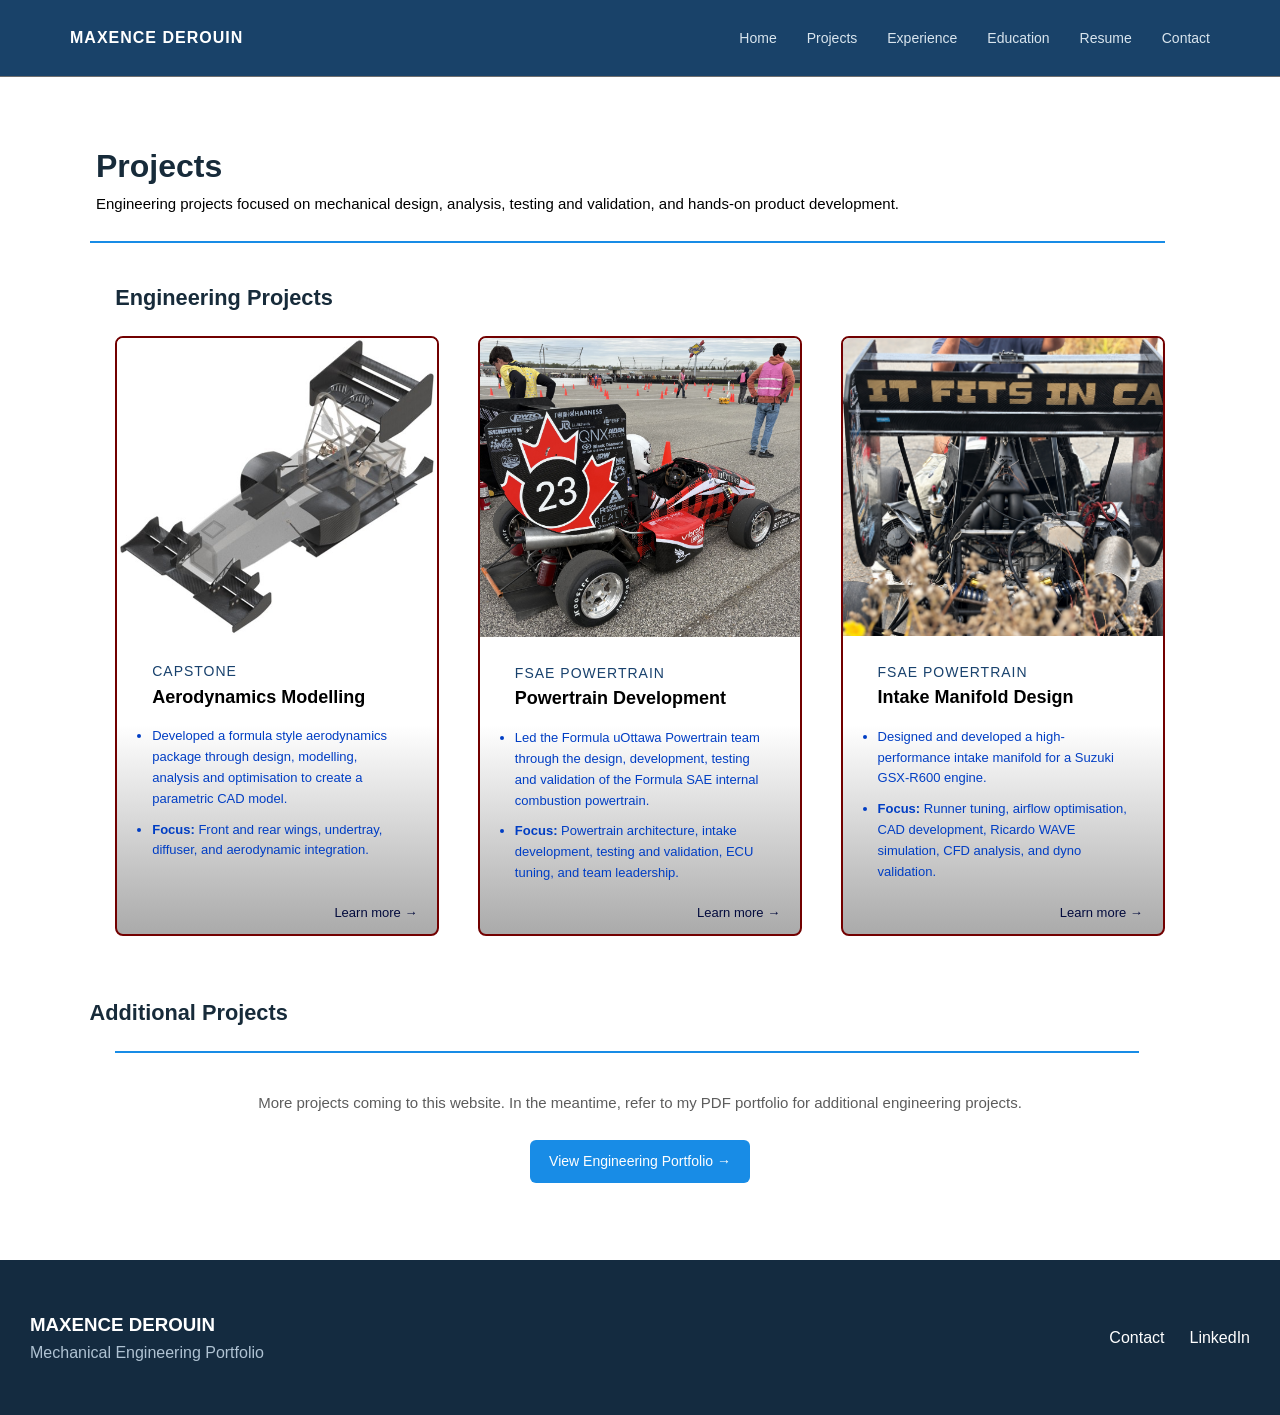
<file: projects.html>
<!DOCTYPE html>
<html lang="en">

<head>
    <meta charset="UTF-8">
    <meta name="viewport" content="width=device-width, initial-scale=1.0">

    <title>Projects | Maxence Derouin</title>

    <link rel="stylesheet" href="css/style.css">
    <link rel="stylesheet" href="css/projects.css">
</head>

<body>

<header>
    <nav class="navbar">

        <a href="index.html" class="logo">
            MAXENCE DEROUIN
        </a>

        <div class="nav-links">
            <a href="index.html">Home</a>
            <a href="projects.html">Projects</a>
            <a href="experience.html">Experience</a>
            <a href="education.html">Education</a>
            <a href="resume.html">Resume</a>
            <a href="contact.html">Contact</a>
        </div>

    </nav>
</header>


<main>

<section class="section-projects">

    <h2>Projects</h2>

    <p>
        Engineering projects focused on mechanical design, analysis,
        testing and validation, and hands-on product development.
    </p>


    <!-- =========================
         ENGINEERING PROJECTS
    ========================== -->

    <hr class="projects">

    <h3>Engineering Projects</h3>

    <div class="projects-container">


        <!-- =========================
             FSAE EV CAPSTONE
        ========================== -->

        <div class="project-box">

            <img src="Capstone images/Aerodynamics view.jpg"
                 alt="Formula SAE electric vehicle aerodynamic design">

            <div class="project-content">

                 <p>
                   CAPSTONE
                 </p>

                    <h3>
                        Aerodynamics Modelling
                    </h3>

                    <h4>
                    <ul>
                        <li>
                          Developed a formula style aerodynamics package through design, modelling, analysis and optimisation to create a parametric CAD model.
                        </li>

                        <div class="br_local"></div>

                        <li>
                            <strong>Focus:</strong>
                            Front and rear wings, undertray, diffuser,
                            and aerodynamic integration.
                        </li>
                    </ul>
                    </h4>

                <a href="capstone.html"><h5>
                    Learn more →</h5>
                </a>
            </div>

        </div>


        <!-- =========================
             FSAE POWERTRAIN
        ========================== -->

        <div class="project-box">

            <img src="Images/CarFast.jpeg"
                 alt="Formula SAE race car">

<div class="project-content">

    <p>
        FSAE POWERTRAIN
    </p>

    <h3>
        Powertrain Development
    </h3>

    <h4>
        <ul>
            <li>
                Led the Formula uOttawa Powertrain team through the design, development, testing and validation of the Formula SAE internal combustion powertrain.
            </li>

            <div class="br_local"></div>

            <li>
                <strong>Focus:</strong>
                Powertrain architecture, intake development, testing and validation, ECU tuning, and team leadership.
            </li>
        </ul>
    </h4>

    <a href="Powertrain.html"><h5>
        Learn more →
    </h5></a>

</div>

        </div>


        <!-- =========================
             FSAE INTAKE
        ========================== -->

        <div class="project-box">

            <img src="Images/Intake.png"
                 alt="Formula SAE intake manifold">

<div class="project-content">

    <p>
        FSAE POWERTRAIN
    </p>

    <h3>
        Intake Manifold Design
    </h3>

    <h4>
        <ul>
            <li>
                Designed and developed a high-performance intake manifold for a Suzuki GSX-R600 engine.
            </li>

            <div class="br_local"></div>

            <li>
                <strong>Focus:</strong>
                Runner tuning, airflow optimisation, CAD development, Ricardo WAVE simulation, CFD analysis, and dyno validation.
            </li>
        </ul>
    </h4>

    <a href="intake.html"><h5>
        Learn more →
    </h5></a>

</div>

        </div>


    </div>

</section>

<!--temporary shut-down-->

<section class="additional-projects">

    <h3>Additional Projects</h3>

    <hr class="projects">

    <div class="additional-content">

        <p>
            More projects coming to this website.
            In the meantime, refer to my PDF portfolio for additional engineering projects.
        </p>

        <a href="Resume\Portfolio_MaxenceDerouin_Mai2026.pdf" download class="portfolio-button">
            View Engineering Portfolio →
        </a>

    </div>

</section>

</main>


<footer>

    <div>
        <h3>MAXENCE DEROUIN</h3>
        <p>Mechanical Engineering Portfolio</p>
    </div>

    <div class="footer-links">
        <a href="contact.html">Contact</a>
        <a href="https://www.linkedin.com/" target="_blank">
            LinkedIn
        </a>
    </div>

</footer>

</body>
</html>
</file>
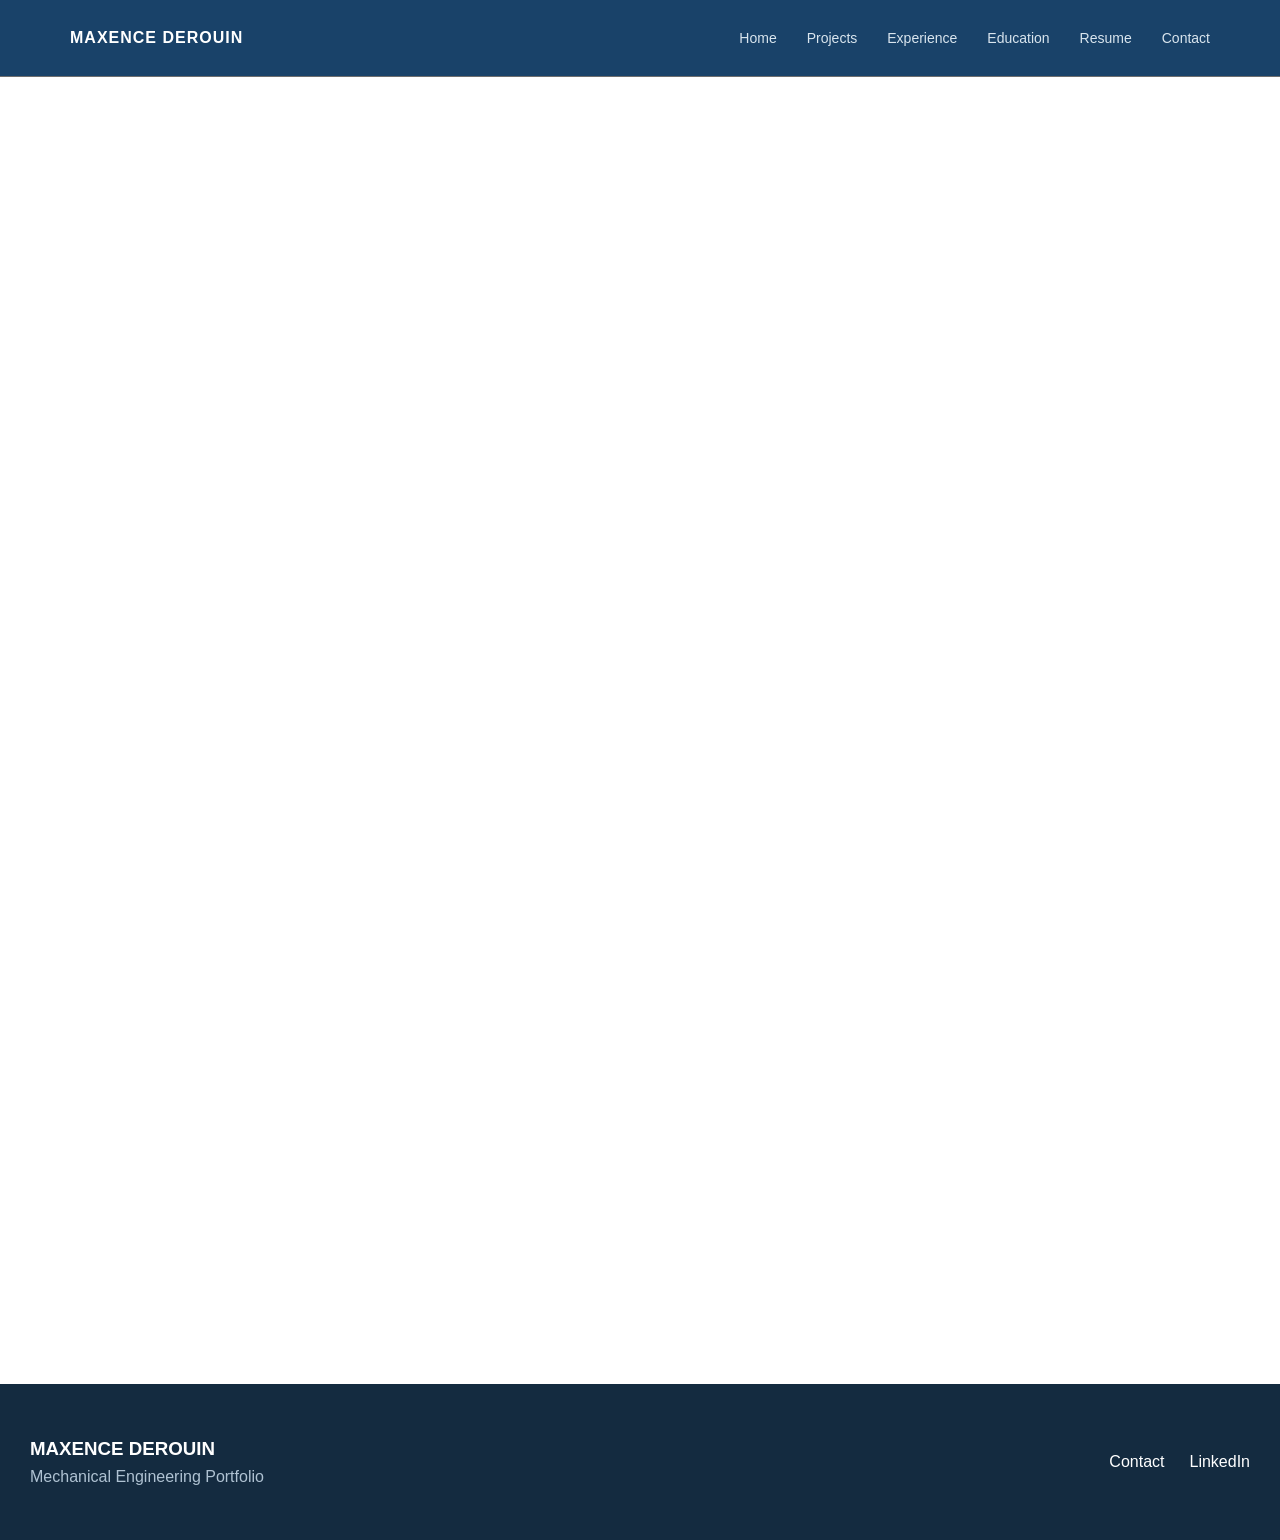
<file: resume.html>
<!DOCTYPE html>
<html lang="en">
<head>
    <meta charset="UTF-8">
    <meta name="viewport" content="width=device-width, initial-scale=1.0">
    <title>Resume | Maxence Derouin</title>
    <link rel="stylesheet" href="css/style.css">
</head>

<body>

<!--=========================
   Header
   ========================= -->


<header>
    <nav class="navbar">

        <a href="index.html" class="logo">
            MAXENCE DEROUIN
        </a>

        <div class="nav-links">
            <a href="index.html">Home</a>
            <a href="projects.html">Projects</a>
            <a href="experience.html">Experience</a>
            <a href="education.html">Education</a>
            <a href="resume.html">Resume</a>
            <a href="contact.html">Contact</a>
        </div>

    </nav>
</header>

<!--=========================
   Main
   ========================= -->


<main>

    <section class="resume-section">
    <div class="resume-pdf">
        <iframe
            src="Resume/Resume_MaxenceDerouin_Sept26.pdf"
            title="Mechanical Engineering Resume">
        </iframe>
    </div>

</section>

</main>

<!--=========================
   Footer
   ========================= -->

<footer>
    <div>
        <h3>MAXENCE DEROUIN</h3>
        <p>Mechanical Engineering Portfolio</p>
    </div>

    <div class="footer-links">
        <a href="contact.html">Contact</a>
        <a href="https://www.linkedin.com/" target="_blank">LinkedIn</a>
    </div>
</footer>

</body>
</html>
</file>
<file: css/style.css>
/* =========================
   GENERAL
========================= */

* {
    margin: 0;
    padding: 0;
    box-sizing: border-box;
}

html {
    scroll-behavior: smooth;
}

body {
    font-family: Arial, Helvetica, sans-serif;
    background: #ffffff;
    color: #172B3A;
    line-height: 1.6;
    overflow-x: hidden;
}

a {
    color: inherit;
    text-decoration: none;
}

p {
    color: #526574;
}


/* =========================
   GLOBAL LAYOUT
========================= */

:root {
    --content-width: 1500px;
    --side-padding: 4%;
}

.index-content,
.index-container {
    width: min(100%, var(--content-width));
    margin-left: auto;
    margin-right: auto;
}


/* =========================
   NAVIGATION
========================= */

header {
    background: #194269;
    border-bottom: 1px solid #6e6e6e;
    color: white;
}

.navbar {
    width: min(100%, 1200px);
    margin: auto;
    padding: 25px 30px;

    display: flex;
    justify-content: space-between;
    align-items: center;
}

.logo {
    font-size: 16px;
    font-weight: bold;
    letter-spacing: 1px;
    color: white;
}

.nav-links {
    display: flex;
    gap: 30px;
}

.nav-links a {
    font-size: 14px;
    color: #D9E5EE;
    transition: 0.2s;
}

.nav-links a:hover {
    color: #5FA0D5;
}


/* =========================
   HERO
========================= */

.hero {
    min-height: 500px;
    width: 100%;

    display: flex;
    align-items: center;
    justify-content: center;

    background: #cfe7ff;

    gap: clamp(30px, 5vw, 60px);
    padding: 40px 5%;
}

.hero-text {
    text-align: left;
}

.eyebrow {
    font-size: 18px;
    font-weight: bold;
    letter-spacing: 2px;
    color: #2563A6;
    margin-bottom: 45px;
}

.hero h1 {
    font-size: clamp(45px, 6vw, 80px);
    line-height: 1.05;
    max-width: 1200px;
    margin-bottom: 15px;
}

.hero-description {
    max-width: 650px;
    font-size: 24px;
    margin-bottom: 0;
}

.hero img {
    width: clamp(200px, 18vw, 259px);
    height: auto;
    border-radius: 20px;
    flex-shrink: 0;
}


/* =========================
   IMAGE TRANSITION
========================= */

.image-slider {
    width: 100%;
    height: 280px;

    position: relative;
    overflow: hidden;

    background: #ffffff;

    padding: 20px 5%;

    border-top: 1pt solid #ff0000;
    border-bottom: 1pt solid #ff0000;

    margin-bottom: -40px;
}

.slide {
    position: absolute;

    width: max-content;
    height: 240px;

    left: 50%;
    transform: translateX(-50%);

    display: flex;
    gap: 4px;

    opacity: 0;
    animation: slideshow 20s infinite;
}

.slide img {
    width: auto;
    height: 240px;

    object-fit: cover;

    border-radius: 10px;
    border: 1pt solid #1c77ff;
}

.slide:nth-child(1) {
    animation-delay: 0s;
}

.slide:nth-child(2) {
    animation-delay: 5s;
}

.slide:nth-child(3) {
    animation-delay: 10s;
}

.slide:nth-child(4) {
    animation-delay: 15s;
}

@keyframes slideshow {
    0% {
        opacity: 0;
    }

    3% {
        opacity: 1;
    }

    17% {
        opacity: 1;
    }

    30% {
        opacity: 0;
    }

    100% {
        opacity: 0;
    }
}


/* =========================
   INDEX CONTENT
========================= */

.index-main {
    background: linear-gradient(to bottom, #ffffff 0%, #cfe7ff);
    padding: 40px var(--side-padding);
}

.index-content {
    margin-top: 40px;
    margin-bottom: 30px;

    padding: 20px clamp(30px, 7vw, 100px);

    border: 2pt solid #525252;
    border-radius: 20px;

    background: #ffffff;
}

.index-content h2 {
    font-size: 24pt;
    margin: 20px 0;
}

.index-content p {
    max-width: 1250px;
    font-size: 18px;
    text-align: justify;
    margin: 20px 0;
}

.index-content a {
    color: #16324F;
}


/* =========================
   FLEX HEADERS
========================= */

.flex {
    display: flex;
    justify-content: space-between;
    align-items: center;
    gap: 20px;
}


/* =========================
   INDEX EXPERIENCE
========================= */

/*
    Each employment card is divided into:

    ┌────────────────┬─────────────────────────────┐
    │                │                             │
    │   BLACK LOGO   │       EMPLOYMENT TEXT       │
    │      AREA      │                             │
    │                │                             │
    └────────────────┴─────────────────────────────┘

    Using CSS Grid instead of percentage margins
    keeps this structure consistent at different
    browser zoom levels.
*/

.index-experience1,
.index-experience2,
.index-experience3 {
    width: 100%;

    display: grid;
    grid-template-columns: 28% minmax(0, 1fr);

    min-height: 150px;

    background: #ffffff;

    border-radius: 5px;

    overflow: hidden;
}


/* =========================
   EXPERIENCE LOGO AREA
========================= */

.experience-img1,
.experience-img2,
.experience-img3 {
    width: 100%;
    height: 150px;

    display: block;

    object-fit: contain;

    background: #000000;

    border-radius: 0;

    margin: 0;

    padding: 20px 35px;
}


/* DART */

.experience-img1 {
    padding: 20px 35px;
}


/* BRP */

.experience-img2 {
    padding: 25px 45px;
}


/* FORMULA uOTTAWA */

.experience-img3 {
    padding: 25px 55px;
    filter: invert(1);
    background:#ffffff;
}


/* =========================
   EXPERIENCE TEXT
========================= */

.experience-text1,
.experience-text2,
.experience-text3 {
    min-width: 0;

    padding: 20px 35px;

    display: flex;
    flex-direction: column;
    justify-content: center;
}

.experience-text1 h1,
.experience-text2 h1,
.experience-text3 h1 {
    font-size: clamp(18px, 1.4vw, 24px);

    color: #000000;

    margin: 0;

    line-height: 1.2;
}

.experience-text1 h2,
.experience-text2 h2,
.experience-text3 h2 {
    font-size: clamp(14px, 1.1vw, 19px);

    margin: 3px 0 0;

    font-weight: normal;

    line-height: 1.3;
}

.experience-text1 h2,
.experience-text3 h2 {
    color: #ca3535;
}

.experience-text2 h2 {
    color: #0011ff;
}

.experience-text1 p,
.experience-text2 p,
.experience-text3 p {
    font-size: clamp(12px, 0.9vw, 16px);

    color: #383838;

    margin: 10px 0 0;

    line-height: 1.5;
}


/* =========================
   EXPERIENCE DIVIDERS
========================= */

hr.index-experience {
    border: none;

    border-top: 1pt solid #cacaca;

    margin: 20px 0;
}


/* =========================
   INDEX PROJECTS
========================= */

.index-container {
    display: grid;

    grid-template-columns: repeat(3, minmax(0, 1fr));

    gap: 25px;

    margin-top: 0;
}

.index-box {
    background: linear-gradient(
        to bottom,
        #ffffff 0%,
        #ffffff 65%,
        #aaaaaa
    );

    border: 2px solid #720000;

    border-radius: 8px;

    overflow: hidden;

    height: 550px;

    position: relative;

    transition: transform 0.2s ease;
}

.index-box p {
    margin: 0 10px;

    font-size: 14px;

    letter-spacing: 1px;

    color: #2563A6;
}

.index-box h3 {
    font-size: 18pt;

    margin: 0 10px;

    color: #002f94;
}

.index-box h4 {
    font-size: 12pt;

    margin: 0 10px 20px;

    color: #003ec4;

    font-weight: normal;
}

.index-box h5 {
    position: absolute;

    bottom: 10px;
    right: 20px;

    color: #750000;

    font-weight: normal;

    font-size: 12pt;
}

.index-box img {
    width: 100%;
    height: auto;

    object-fit: cover;
}

.index-link {
    color: #1c77ff;
}


/* =========================
   INDEX DIVIDER
========================= */

hr.index2 {
    border: none;

    border-top: 1pt solid #949494;

    margin: 30px 0 0;
}


/* =========================
   BUTTONS
========================= */

.hero-buttons {
    display: flex;

    gap: 15px;

    flex-wrap: wrap;
}

.button {
    padding: 14px 24px;

    font-weight: bold;

    transition: 0.2s;
}

.button.primary {
    background: #2563A6;

    color: white;
}

.button.primary:hover {
    background: #16324F;
}

.button.secondary {
    border: 1px solid #2563A6;

    color: #2563A6;
}

.button.secondary:hover {
    background: #2563A6;

    color: white;
}


/* =========================
   EXPERIENCE BUTTON
========================= */

.index-button2 {
    display: inline-block;

    padding: 12px 25px;

    margin: 20px 0;

    background: #142B40;

    color: white !important;

    text-decoration: none;

    font-size: 16px;

    font-weight: 600;

    border-radius: 6px;

    transition: all 0.2s ease;

    flex-shrink: 0;
}

.index-button2:hover {
    background: #142B40;

    color: white;

    transform: translateY(-2px);
}


/* =========================
   VIEW ALL PROJECTS BUTTON
========================= */

.index-button3 {
    display: inline-block;

    padding: 12px 25px;

    margin: 20px 0;

    background: #142B40;

    color: white !important;

    text-decoration: none;

    font-size: 16px;

    font-weight: 600;

    border-radius: 6px;

    transition: all 0.2s ease;
}

.index-button3:hover {
    background: #142B40;

    color: white;

    transform: translateY(-2px);
}


/* =========================
   SECTIONS
========================= */

.section {
    width: min(100%, 1200px);

    margin: auto;

    padding: 110px 30px;
}

.section-heading {
    margin-bottom: 45px;
}

.section-heading h2 {
    font-size: 42px;

    line-height: 1.1;
}

.large-text {
    font-size: 26px;

    max-width: 850px;

    margin-bottom: 25px;
}

.section-about {
    margin-bottom: 45px;

    margin-top: 100px;
}


/* =========================
   CARDS
========================= */

.cards {
    display: grid;

    grid-template-columns: repeat(2, minmax(0, 1fr));

    gap: 25px;
}

.card {
    background: #F8FAFC;

    padding: 40px;

    border: 1px solid #CBD8E3;
}

.card-number {
    display: block;

    font-size: 13px;

    color: #2563A6;

    margin-bottom: 30px;
}

.card h3 {
    font-size: 26px;

    margin-bottom: 5px;
}

.card h4 {
    color: #526574;

    font-weight: normal;

    margin-bottom: 20px;
}

.card p {
    margin-bottom: 25px;
}

.card a {
    font-weight: bold;

    font-size: 14px;

    color: #2563A6;
}


/* =========================
   PROJECT CARDS
========================= */

.project-grid {
    display: grid;

    grid-template-columns: repeat(3, minmax(0, 1fr));

    gap: 20px;
}

.project-card {
    background: #F8FAFC;

    border: 1px solid #CBD8E3;

    transition: transform 0.2s;
}

.project-card:hover {
    transform: translateY(-5px);
}

.project-image {
    height: 260px;

    display: flex;

    justify-content: center;
    align-items: center;

    background: #D8E3EC;

    font-size: 30px;

    font-weight: bold;

    color: #2563A6;
}

.project-content {
    padding: 25px;
}

.project-content p {
    font-size: 12px;

    letter-spacing: 1px;

    color: #2563A6;
}

.project-content h3 {
    margin: 8px 0 20px;
}

.project-content span {
    font-size: 14px;

    font-weight: bold;

    color: #2563A6;
}


/* =========================
   CONTACT
========================= */

.home-contact {
    width: 100%;

    padding: 100px 5%;

    background: #cfe7ff;
}

.home-contact-content {
    width: min(90%, 900px);

    margin: 0 auto;

    text-align: center;
}

.home-contact-content h2 {
    margin: 0;

    font-size: 42px;

    font-weight: 500;

    color: #142B40;
}

.home-contact-content hr {
    width: 80px;

    margin: 20px auto 25px;

    border: none;

    border-top: 2px solid #D71920;
}

.home-contact-content p {
    max-width: 650px;

    margin: 0 auto 30px;

    font-size: 17px;

    line-height: 1.6;

    color: #37698f;
}

.contact-buttons {
    display: flex;

    justify-content: center;

    gap: 15px;

    flex-wrap: wrap;
}

.contact-button {
    display: inline-block;

    padding: 12px 28px;

    border-radius: 6px;

    text-decoration: none;

    font-size: 16px;

    font-weight: 600;

    transition: 0.2s ease;
}

.contact-button.primary {
    background: #142B40;

    color: white !important;
}

.contact-button.secondary {
    background: white;

    color: #142B40 !important;

    border: 2px solid #142B40;
}

.contact-button:hover {
    transform: translateY(-2px);
}

.contact-button.primary:hover {
    background: #2563A6;
}

.contact-button.secondary:hover {
    background: #142B40;

    color: white !important;
}


/* =========================
   SKILLS
========================= */

.skills {
    display: flex;

    flex-wrap: wrap;

    gap: 10px;
}

.skills span {
    background: #F8FAFC;

    border: 1px solid #CBD8E3;

    padding: 10px 16px;

    font-size: 14px;
}


/* =========================
   PAGE HEADER
========================= */

.page-header {
    width: min(100%, 1200px);

    margin: auto;

    padding: 120px 30px 80px;
}

.page-header h1 {
    font-size: 70px;

    line-height: 1;

    margin-bottom: 25px;
}

.page-header > p:last-child {
    max-width: 650px;

    font-size: 19px;
}


/* =========================
   EXPERIENCE PAGE
========================= */

.experience-item {
    display: grid;

    grid-template-columns: 200px minmax(0, 1fr);

    gap: 50px;

    padding: 60px 0;

    border-top: 1px solid #CBD8E3;
}

.experience-item h2 {
    font-size: 36px;
}

.experience-item h3 {
    font-size: 20px;

    color: #526574;

    font-weight: normal;

    margin-bottom: 25px;
}

.experience-item h4 {
    margin-top: 30px;

    margin-bottom: 10px;
}

.experience-item ul {
    padding-left: 20px;
}


/* =========================
   FSAE
========================= */

.project-introduction {
    width: 100%;

    margin-bottom: 60px;
}

.project-introduction h2 {
    font-size: 42px;

    margin-bottom: 20px;
}

.technical-grid {
    display: grid;

    grid-template-columns: repeat(2, minmax(0, 1fr));

    gap: 25px;
}

.technical-grid > div {
    background: #F8FAFC;

    padding: 35px;

    border: 1px solid #CBD8E3;
}

.technical-grid h3 {
    margin-bottom: 10px;
}

.dark-section {
    max-width: none;

    background: #142B40;

    color: white;
}

.dark-section .section-heading,
.dark-section .card {
    max-width: 1140px;
}

.dark-section .section-heading {
    margin-left: auto;

    margin-right: auto;
}

.dark-section .cards {
    max-width: 1140px;

    margin: auto;
}

.dark-section .card {
    background: #1B3A55;

    border-color: #31536D;
}

.dark-section p {
    color: #C8D6E1;
}


/* =========================
   PROJECT LIST
========================= */

.project-list {
    display: flex;

    flex-direction: column;

    gap: 80px;
}

.project-large {
    display: grid;

    grid-template-columns: repeat(2, minmax(0, 1fr));

    gap: 60px;

    align-items: center;
}

.project-large h2 {
    font-size: 40px;

    margin-bottom: 20px;
}

.project-large .project-image {
    height: 350px;
}


/* =========================
   FOOTER
========================= */

footer {
    background: #142B40;

    color: white;

    padding: 50px 30px;

    display: flex;

    justify-content: space-between;

    align-items: center;

    gap: 30px;
}

footer p {
    color: #AFC2D2;
}

.footer-links {
    display: flex;

    gap: 25px;

    flex-wrap: wrap;
}

.footer-links a:hover {
    color: #5FA0D5;
}


/* =========================
   RESUME
========================= */

.resume-pdf {
    width: min(100% - 8%, 1200px);

    margin: 50px auto;
}

.resume-pdf iframe {
    width: 100%;

    height: 1200px;

    border: none;
}


/* =========================
   CONTACT PAGE
========================= */

.contact-section {
    width: min(100%, 900px);

    margin: auto;

    padding: 60px 30px;
}

.contact-section h1 {
    font-size: 75px;

    line-height: 1;

    margin-bottom: 30px;
}

.contact-section > p {
    font-size: 20px;

    max-width: 650px;
}

.contact-list {
    margin-top: 50px;
}

.contact-list a {
    display: flex;

    justify-content: space-between;

    padding: 22px 0;

    border-top: 1px solid #CBD8E3;

    font-size: 18px;
}

.contact-list span {
    font-weight: bold;
}


/* =========================
   TABLET / SMALL DESKTOP
========================= */

@media (max-width: 1100px) {

    .navbar {
        padding-left: 20px;
        padding-right: 20px;
    }

    .nav-links {
        gap: 20px;
    }

    .index-content {
        padding-left: 5%;
        padding-right: 5%;
    }

    .index-container {
        grid-template-columns: repeat(2, minmax(0, 1fr));
    }

    /*
        Employment cards keep their grid structure.
        The logo area simply becomes slightly narrower
        as the screen gets smaller.
    */

    .index-experience1,
    .index-experience2,
    .index-experience3 {
        grid-template-columns: 26% minmax(0, 1fr);
    }

    .experience-img1,
    .experience-img2,
    .experience-img3 {
        padding-left: 25px;
        padding-right: 25px;
    }

    .experience-text1,
    .experience-text2,
    .experience-text3 {
        padding-left: 25px;
        padding-right: 25px;
    }
}


/* =========================
   MOBILE
========================= */

@media (max-width: 800px) {

    .navbar {
        flex-direction: column;

        gap: 20px;

        text-align: center;
    }

    .nav-links {
        gap: 15px;

        flex-wrap: wrap;

        justify-content: center;
    }


    /* =====================
       HERO
    ===================== */

    .hero {
        min-height: 650px;

        flex-direction: column;

        text-align: center;

        padding: 60px 30px;
    }

    .hero-text {
        text-align: center;
    }

    .hero img {
        width: 220px;
    }

    .eyebrow {
        margin-bottom: 30px;
    }

    .hero-buttons {
        justify-content: center;
    }


    /* =====================
       CONTENT
    ===================== */

    .index-main {
        padding: 25px 4%;
    }

    .index-content {
        padding: 20px 25px;
    }

    .index-content h2 {
        font-size: 20pt;
    }

    .index-content p {
        font-size: 16px;

        text-align: left;
    }


    /* =====================
       EXPERIENCE
    ===================== */

    .flex {
        flex-direction: column;

        align-items: flex-start;
    }

    /*
        On mobile the logo becomes a full-width
        black section above the employment text.
    */

    .index-experience1,
    .index-experience2,
    .index-experience3 {
        grid-template-columns: 1fr;

        gap: 0;

        padding: 0;
    }

    .experience-img1,
    .experience-img2,
    .experience-img3 {
        width: 100%;

        height: 110px;

        padding: 20px 40px;

        margin: 0;
    }

    .experience-text1,
    .experience-text2,
    .experience-text3 {
        width: 100%;

        padding: 20px 25px;
    }


    /* =====================
       PROJECTS
    ===================== */

    .index-container,
    .cards,
    .project-grid,
    .technical-grid,
    .project-large {
        grid-template-columns: 1fr;
    }

    .index-box {
        height: 500px;
    }


    /* =====================
       OTHER
    ===================== */

    .experience-item {
        grid-template-columns: 1fr;

        gap: 15px;
    }

    .page-header h1,
    .contact-section h1 {
        font-size: 50px;
    }

    footer {
        flex-direction: column;

        gap: 25px;

        text-align: center;
    }

    .footer-links {
        justify-content: center;
    }
}


/* =========================
   VERY SMALL SCREENS
========================= */

@media (max-width: 500px) {

    .nav-links {
        font-size: 13px;

        gap: 10px;
    }

    .hero h1 {
        font-size: 45px;
    }

    .hero img {
        width: 180px;
    }

    .index-content {
        padding: 15px;
    }

    .index-box {
        height: 480px;
    }

    .home-contact {
        padding: 70px 20px;
    }

    .home-contact-content h2 {
        font-size: 34px;
    }

    .experience-img1,
    .experience-img2,
    .experience-img3 {
        height: 100px;

        padding: 15px 30px;
    }
}
</file>
<file: css/about.css>
/* =========================
   ABOUT PAGE
========================= */

.about-page {
    width: 100%;
    margin: 0 auto;
    padding: 80px 4%;
    background: #dde3e9;
    border-bottom: 1pt solid #c7c7c7;
}

.about-page2 {
    width: 100%;
    margin: 0 auto;
    padding: 80px 4%;
    background: #ffffff;
}


/* =========================
   SECTION TITLES
========================= */

.about-section-title {
    margin-bottom: 20px;
}

.about-section-title h1 {
    margin: -20px 0 12px;
    font-size: 40px;
    color: #142B40;
}

.about-section-title h2 {
    margin: 0 0 12px;
    font-size: 40px;
    color: #142B40;
}

.about-section-title hr {
    width: 60px;
    margin-top: -10px;
    border: none;
    border-top: 3px solid #188ce6;
}


/* =========================
   INTRO
========================= */

.about-intro {
    width: min(100%, 1250px);
    margin: 0 auto;
}

.about-intro h1 {
    margin: 0 0 25px;
    font-size: 48px;
    color: #142B40;
}

.about-intro1 {
    margin-bottom: 40px;
    display: grid;
    grid-template-columns: minmax(0, 1fr) minmax(300px, 450px);
    gap: clamp(30px, 5vw, 75px);
    align-items: start;
}

.about-intro1 p {
    margin: 0;
    font-size: 20px;
    line-height: 1.7;
    color: #444;
    text-align: justify;
}

.about-intro1 img {
    width: 100%;
    max-width: 450px;
    height: auto;
    margin-top: -50px;
    border-radius: 10px;
    justify-self: end;
}


/* =========================
   CAREER HIGHLIGHTS
========================= */

.about-highlights {
    width: min(100%, 1250px);
    margin: 0 auto;
}

.highlights-list {
    margin: 0;
    padding-left: 25px;
    max-width: 950px;
}

.highlights-list li {
    margin-bottom: 10px;
    padding-left: 8px;
    font-size: 17px;
    line-height: 1.6;
    color: #444;
}

.highlights-list strong {
    color: #142B40;
}


/* =========================
   TIMELINE
========================= */

.about-timeline {
    width: min(100%, 1250px);
    margin: 0 auto 40px;
}

.timeline {
    position: relative;
    display: flex;
    justify-content: space-between;
    align-items: flex-start;
    margin-top: 10px;
    gap: clamp(20px, 4vw, 50px);
}

.timeline2 {
    position: relative;
    display: flex;
    justify-content: space-between;
    align-items: flex-start;
    margin: 10px auto 0;
    width: 88%;
    gap: clamp(20px, 4vw, 50px);
}


/* Horizontal line */

hr.about-timeline1 {
    border-top: 2pt solid #188ce6;
    margin-top: 20px;
}


/* Timeline item */

.timeline-item {
    position: relative;
    width: clamp(130px, 14vw, 175px);
    text-align: center;
    border: 1pt solid #000000;
    border-radius: 5px;
    height: 150px;
    flex-shrink: 1;
}

.timeline-item2 {
    position: relative;
    width: clamp(130px, 14vw, 175px);
    text-align: center;
    border: 1pt solid #000000;
    border-radius: 5px;
    height: 215px;
    flex-shrink: 1;
}

.item-blank {
    position: relative;
    width: 0;
    margin: 0 10px;
}


/* Date */

.timeline-date {
    margin-bottom: 20px;
    font-size: 16px;
    font-weight: 600;
    color: #142B40;
}


/* Dot */

.timeline-dot {
    position: relative;
    z-index: 2;
    width: 18px;
    height: 18px;
    margin-top: -25px;
    border-radius: 50%;
    background: #188ce6;
    border: 4px solid #EAF0F6;
    box-sizing: content-box;
}


/* Content */

.timeline-content {
    margin-top: 25px;
}

.timeline-content h3 {
    margin: 0 0 8px;
    font-size: 17px;
    color: #142B40;
}

.timeline-content p {
    margin: 0;
    font-size: 15px;
    line-height: 1.4;
    color: #666;
}


/* =========================
   INTERESTS
========================= */

.about-interests {
    width: min(100%, 1250px);
    margin: 0 auto;
}

.interests-grid {
    display: grid;
    grid-template-columns: repeat(3, 1fr);
    gap: clamp(25px, 4vw, 60px);
    padding-left: clamp(20px, 5vw, 75px);
    padding-right: clamp(20px, 5vw, 75px);
}

.interest-category {
    border-top: 1.5px solid #188ce6;
    padding: 20px;
}

.interest-category h3 {
    margin: 0 0 15px;
    font-size: 28px;
    color: #1e4468;
}

.interest-category ul {
    list-style: none;
    padding: 0;
    margin: 0;
}

.interest-category li {
    margin-bottom: 4px;
    margin-left: 20px;
    font-size: 21px;
    color: #0a3886;
}


/* =========================
   TABLET / SMALL DESKTOP
========================= */

@media (max-width: 1100px) {

    .about-page,
    .about-page2 {
        padding-left: 5%;
        padding-right: 5%;
    }

    .about-intro1 {
        grid-template-columns: minmax(0, 1fr) minmax(250px, 38%);
        gap: 30px;
    }

    .about-intro1 img {
        margin-top: 0;
    }

    .timeline,
    .timeline2 {
        gap: 20px;
    }

    .timeline-item,
    .timeline-item2 {
        width: 150px;
    }

    .interests-grid {
        gap: 25px;
        padding-left: 20px;
        padding-right: 20px;
    }
}


/* =========================
   MOBILE
========================= */

@media (max-width: 800px) {

    .about-page,
    .about-page2 {
        padding: 50px 20px;
    }

    .about-intro h1 {
        font-size: 38px;
    }

    .about-intro1 {
        display: flex;
        flex-direction: column;
        gap: 30px;
    }

    .about-intro1 p {
        font-size: 17px;
        text-align: left;
    }

    .about-intro1 img {
        width: min(100%, 450px);
        margin: 0 auto;
    }


    /* =====================
       CAREER HIGHLIGHTS
    ===================== */

    .about-highlights {
        width: 100%;
    }

    .highlights-list {
        padding-left: 25px;
    }

    .highlights-list li {
        font-size: 16px;
    }


    /* =====================
       TIMELINE
    ===================== */

    .about-timeline {
        width: 100%;
    }

    .timeline,
    .timeline2 {
        display: block;
        margin-left: 20px;
        width: auto;
    }

    .timeline::before,
    .timeline2::before {
        content: "";
        position: absolute;
        top: 0;
        bottom: 0;
        left: 8px;
        width: 3px;
        background: #188ce6;
    }

    .timeline-item,
    .timeline-item2 {
        width: 100%;
        min-height: 130px;
        height: auto;
        display: grid;
        grid-template-columns: 60px 25px 1fr;
        text-align: left;
        align-items: start;
        margin-bottom: 20px;
    }

    .timeline-date {
        margin: 0;
        padding-top: 2px;
    }

    .timeline-dot {
        margin: 0;
    }

    .timeline-content {
        margin: 0 0 40px 20px;
    }


    /* =====================
       INTERESTS
    ===================== */

    .interests-grid {
        grid-template-columns: 1fr;
        gap: 40px;
        padding-left: 0;
        padding-right: 0;
    }
}


/* =========================
   VERY SMALL SCREENS
========================= */

@media (max-width: 500px) {

    .about-page,
    .about-page2 {
        padding-left: 15px;
        padding-right: 15px;
    }

    .about-section-title h1,
    .about-section-title h2 {
        font-size: 32px;
    }

    .about-intro h1 {
        font-size: 34px;
    }

    .highlights-list {
        padding-left: 20px;
    }

    .timeline,
    .timeline2 {
        margin-left: 10px;
    }

    .timeline-item,
    .timeline-item2 {
        grid-template-columns: 50px 25px 1fr;
    }

    .interest-category h3 {
        font-size: 23px;
    }

    .interest-category li {
        font-size: 17px;
    }
}
</file>
<file: css/brp.css>
/* =========================
   BRP
========================= */

.brp-hero {
    height: clamp(450px, 40vw, 600px);
    position: relative;
    overflow: hidden;
}

.brp-hero-image {
    position: absolute;
    top: -50px;
    right: 0;
    width: 100%;
    height: calc(100% + 50px);
    object-fit: cover;

    /* Fade the image */
    -webkit-mask-image: linear-gradient(
        to bottom,
        black 75%,
        transparent 100%
    );

    mask-image: linear-gradient(
        to bottom,
        black 85%,
        transparent 100%
    );
}

.brp-hero-text {
    position: absolute;
    bottom: clamp(40px, 4vw, 60px);
    left: 0;
    text-align: center;
    width: 100%;
    padding: 0 20px;
    box-sizing: border-box;
    z-index: 2;
}

.brp-hero-text h1 {
    font-size: clamp(40px, 3.5vw, 52px);
    color: #0003b6;
}

.brp-hero-text h2 {
    font-size: clamp(20px, 1.6vw, 24px);
    font-weight: normal;
    margin-top: 5px;
    color: #c7c7c7;
}


/* =========================
   BRP Overview
========================= */

.brp {
    width: min(100% - 50px, 1400px);
    margin: 0 auto;
}

.brp-Overview {
    margin: 0;
    display: flex;
    align-items: flex-start;
    gap: clamp(30px, 5vw, 75px);
}

.brp-Overview img {
    width: clamp(150px, 15%, 250px);
    height: 100px;
    object-fit: contain;
    margin: 12px 0 50px 0;
    border: 1pt solid #dfdfdf;
}

.brp-Overview h1 {
    font-size: clamp(28px, 3vw, 36pt);
    color: #000000;
    margin: 0;
}

hr.brp-Overview {
    border: none;
    border-top: 1pt solid #e6e6e6;
    margin: 0 0 20px 0;
}


/* =========================
   BRP Role
========================= */

.brp-Role {
    margin: 0;
}

.brp-Role h1 {
    font-size: clamp(22px, 2vw, 24pt);
    color: #000000;
    margin: 0;
}

.brp-Role h2 {
    font-size: 12pt;
    color: #002fff;
    margin: 0 0 20px 0;
}

.brp-Role p {
    font-size: 12pt;
    color: #535353;
    margin: 0;
}


/* =========================
   BRP Main
========================= */

.brp-main {
    margin: 0;
    display: flex;
    align-items: flex-start;
    gap: clamp(30px, 5vw, 75px);
}

.brp-main2 {
    margin: 0;
    display: flex;
    align-items: flex-start;
    gap: clamp(30px, 5vw, 75px);
}


/* =========================
   BRP Main Images
========================= */

.brp-main img {
    width: clamp(350px, 45%, 600px);
    height: auto;
    aspect-ratio: 3 / 2;
    object-fit: cover;
    margin: 100px 0 50px 0;
    border-radius: 10px;
    border: 3px solid #00f7ff;
    box-sizing: border-box;
}

.brp-main2 img {
    width: clamp(350px, 45%, 600px);
    height: auto;
    aspect-ratio: 3 / 2;
    object-fit: cover;
    margin: 25px 0 50px 0;
    border-radius: 10px;
    border: 3px solid #00f7ff;
    box-sizing: border-box;
}


/* =========================
   BRP Content
========================= */

.brp-Content {
    margin: 0;
    flex: 1;
    min-width: 0;
}

.brp-Content h1 {
    font-size: clamp(18px, 1.7vw, 20pt);
    color: #000000;
    margin: 0 0 20px 0;
}

.brp-Content p {
    font-size: 12pt;
    color: #000000;
    text-align: justify;
    margin: 0 0 20px 0;
}


/* =========================
   Horizontal Rules
========================= */

hr.brp-main {
    border: none;
    border-top: 1pt solid #00eeff;
    margin: 50px 0 10px 0;
}

hr.brp-Content {
    border: none;
    border-top: 1pt solid #dadada;
    margin: 15px 0 20px 0;
}


/* =========================
   BRP Skills
========================= */

.brp-skills {
    margin: 0;
    display: flex;
}

.brp-container {
    width: 100%;
    margin: 0 0 20px 0;
    display: flex;
    gap: clamp(15px, 2vw, 25px);
}


/* =========================
   BRP Skill Boxes
========================= */

.brp-box1 {
    background-color: white;
    border: 1px solid #3a3a3a;
    border-radius: 8px;
    overflow: hidden;
    position: relative;
    transition: transform 0.2s ease;

    flex: 550 1 0;
    min-width: 0;
}

.brp-box2 {
    background-color: white;
    border: 1px solid #3a3a3a;
    border-radius: 8px;
    overflow: hidden;
    position: relative;
    transition: transform 0.2s ease;

    flex: 275 1 0;
    min-width: 0;
}


/* =========================
   Skill Box Headings
========================= */

.brp-box1 h1,
.brp-box2 h1 {
    color: #0057A8;
    font-size: 14pt;
    margin: 10px;
}


/* =========================
   Skill Box Paragraphs
========================= */

.brp-box1 p,
.brp-box2 p {
    font-size: 12pt;
    margin: 10px 10px 20px 10px;
}


/* =========================
   Lists
========================= */

.brp-container ul {
    list-style-type: disc;
    padding-left: 30px;
    margin-top: 10px;
    margin-bottom: 20px;
}

.brp-container li {
    display: list-item;
    margin-bottom: 6px;
}


/* =========================
   Tablet / Smaller Desktop
========================= */

@media (max-width: 1000px) {

    .brp {
        width: calc(100% - 50px);
    }

    .brp-Overview {
        gap: 30px;
    }

    .brp-main,
    .brp-main2 {
        gap: 30px;
    }

    .brp-main img,
    .brp-main2 img {
        width: 40%;
    }
}


/* =========================
   Mobile
========================= */

@media (max-width: 700px) {

    .brp-hero {
        height: 450px;
    }

    .brp-hero-text {
        bottom: 40px;
        padding: 0 20px;
    }

    .brp-hero-text h1 {
        font-size: 40px;
    }

    .brp-hero-text h2 {
        font-size: 20px;
    }


    /* =========================
       Overview
    ========================= */

    .brp {
        width: 100%;
        margin: 0;
        padding: 0 25px;
        box-sizing: border-box;
    }

    .brp-Overview {
        padding: 0;
        flex-direction: column;
        gap: 0;
    }

    .brp-Overview img {
        width: 100%;
        height: auto;
        margin: 20px 0;
    }

    .brp-Overview h1 {
        font-size: 32px;
    }


    /* =========================
       Role
    ========================= */

    .brp-Role {
        padding: 0;
    }

    .brp-Role h1 {
        font-size: 26px;
    }


    /* =========================
       Main
    ========================= */

    .brp-main,
    .brp-main2 {
        padding: 0;
        flex-direction: column;
        gap: 0;
    }

    .brp-main img,
    .brp-main2 img {
        width: 100%;
        height: auto;
        margin: 25px 0;
    }

    hr.brp-main {
        margin: 50px 0 10px 0;
    }


    /* =========================
       Skills
    ========================= */

    .brp-skills {
        padding: 0;
    }

    .brp-container {
        flex-direction: column;
        gap: 15px;
    }

    .brp-box1,
    .brp-box2 {
        width: 100%;
        flex: none;
    }
}
</file>
<file: css/capstone.css>
/* =========================
   CAPSTONE
   ========================= */

.section-capstone {
    width: 90%;
    margin: auto;
    padding: 100px 100px 30px 100px;
}

body.capstone-page {
    font-family: Arial, Helvetica, sans-serif;
    background:
        linear-gradient(
            to bottom,
            transparent 0px,
            transparent 500px,
            #ffffff 900px
        ),
        linear-gradient(45deg, #111 25%, transparent 25%),
        linear-gradient(-45deg, #111 25%, transparent 25%),
        linear-gradient(45deg, transparent 75%, #111 75%),
        linear-gradient(-45deg, transparent 75%, #111 75%);
        
    background-size:
        100% 100%,
        80px 80px,
        80px 80px,
        80px 80px,
        80px 80px;

    background-position:
        0 0,
        0 0,
        0 40px,
        40px -40px,
        -40px 0;

    background-color: #222;
    color: #0057A8;
    line-height: 1.6;
}

header.capstone-page {
    background: #111820;
    border-bottom: 1px solid #0F2233;
    color: white;
}

.capstone-hero {
    width: 90%;
    margin: 0 auto;
    padding: 100px 40px;

    display: flex;
    align-items: center;
    justify-content: space-between;
    gap: 60px;

    background:#F2F4F5; 
    border-radius: 60px;
    margin-top: 50px;
}

hr.capstone-page {
    border: none;
    border-top: 3px solid #D71920;
    margin: 30px 0;
    margin-left: 50px;
}

hr.capstone-myrole {
    border: none;
    border-top: 1.5px solid #D71920;
    margin: 0 30px 20px 50px;
}

.capstone-text {
    flex: 1;
}

.capstone-text .eyebrow {
    margin-bottom: 10px;
    margin-left: 50px;
    
}

.capstone-text h1 {
    font-size: 48px;
    line-height: 1.1;
    color: #3a3939;
    margin-left: 50px;

}

.capstone-text h2 {
    font-size: 42px;
    margin-bottom: 5px;
    margin-left:50px;
    color: #3a3939;
}

.capstone-text a {
    text-align: left;
    margin-left: 50px;
}

.capstone-text p {
    color: #37698f;
    margin-left: 50px;
}

ul {
    margin-left: 40px;
}

.capstone-image {
    flex: 1;
    display: flex;
    justify-content: center;
    align-items: center;
}

.capstone-image img {
    width: 100%;
    max-width: 550px;
    height: auto;
    display: block;
}

.aero-content {
    display: flex;
    align-items: flex-start;
    gap: 20px;
    width: 100%;

}

.aero-content img {
    width: 400px;
    height: auto;
    margin: 20px 10px 20px 50px;
}

.aero-text p {
    flex: 1;
    margin: 20px 70px 20px 10px;
}

.timeline-capstone {
    padding: 100px 50px;
}

.timeline-line {
    position: relative;
    display: flex;
    justify-content: space-between;
    align-items: center;
    margin: 0px 75px 0px 75px;
}

/* Horizontal line */
.timeline-line::before {
    content: "";
    position: absolute;
    top: 40%;
    left: 0;
    right: 0;
    border-top: 4px solid #0057A8;
}

.timeline-point {
    position: relative;
    width: 12%;
    display: flex;
    justify-content: center;
    align-items: center;
}

.timeline-point i {
    width: 20px;
    height: 20px;
    background: #ffffff;
    border: 4px solid #0057A8;
    border-radius: 50%;
    position: relative;
    z-index: 2;
}

/* Month text */
.timeline-box {
    position: absolute;
    bottom: 45px;
    width: 220px;
    padding: 20px;
    background: #F2F4F5;
    border-radius: 15px;
    text-align: center;
}

/* Date */
.timeline-box span {
    display: block;
    font-size: 14px;
    font-weight: bold;
    color: #0057A8;
    margin-bottom: 10px;
}

/* Report title */
.timeline-box strong {
    display: block;
    font-size: 20px;
    color: #111820;
}

/* Box below the line */
.timeline-box-bottom {
    top: 45px;
    bottom: auto;
}

.timeline-description {
    width: 90%;
    margin: 80px auto 0;
    padding: 30px;
    background: #F2F4F5;
    border-radius: 30px;
    text-align: left;
}

.timeline-description h3 {
    color: #111820;
    font-size: 26px;
}

hr.timeline-descr {
    border: none;
    border-top: 1.5px solid #ff0000;
    margin: 10px 0 20px 0;
}

.timeline-description p {
    color: #111820;
    font-size: 17px;
}

/* Selected report */
.timeline-box.active {
    background: #F2F4F5;
    transform: scale(1.05);
    border: 2px solid #FF0000;
}
.timeline-box.active span,
.timeline-box.active strong {
    color: #111820;
}

.report-content {
    display: flex;
    align-items: center;
    gap: 40px;
}

.report-text {
    flex: 1;
    white-space: pre-line;
}

.report-content img {
    width: 350px;
    height: auto;
    border-radius: 15px;
}

/* =========================
   SKILLS & TOOLS
========================= */

.skills-columns {
    display: flex;
    gap: 30px;
    width: 90%;
    max-width: 1400px;
    margin: 0 auto;
    justify-content: center;
    align-items: stretch;
}

.skills-column {
    flex: 1;
    min-width: 0;

    background: #ffffff;
    padding: 25px 30px;

    border-radius: 15px;
    border: 1px solid #000000;
    box-sizing: border-box;
}

.skills-column strong {
    display: block;
    color: #0057A8;
    font-size: 22px;
    margin-bottom: 15px;
}

.skills-column ul {
    margin: 0;
    padding-left: 25px;
}

.skills-column li {
    color: #111820;
    margin-bottom: 7px;
    font-size: 16px;
}


/* =========================
   SKILLS RESPONSIVE
========================= */

@media (max-width: 1000px) {

    .skills-columns {
        width: 90%;
        gap: 20px;
    }

    .skills-column {
        padding: 20px;
    }

    .skills-column strong {
        font-size: 19px;
    }

    .skills-column li {
        font-size: 15px;
    }
}

/* =========================
   CAPSTONE REPORT DOWNLOAD
========================= */

.capstone-download-btn {
    display: inline-block;
    margin-top: 25px;
    padding: 12px 24px;

    background: #194269;
    color: white;

    font-size: 16px;
    font-weight: 600;
    text-decoration: none;

    border: 2px solid #194269;
    border-radius: 5px;

    transition: all 0.2s ease;
}

.capstone-download-btn:hover {
    background: #2563A6;
    border-color: #2563A6;
    transform: translateY(-2px);
}
</file>
<file: css/dart.css>
/* =========================
   DART
========================= */

.dart-hero {
    height: clamp(450px, 40vw, 600px);
    position: relative;
    overflow: hidden;
}

.dart-hero-image {
    position: absolute;
    top: -50px;
    right: 0;
    width: 100%;
    height: calc(100% + 50px);
    object-fit: cover;

    /* Fade the image */
    -webkit-mask-image: linear-gradient(
        to bottom,
        black 75%,
        transparent 100%
    );

    mask-image: linear-gradient(
        to bottom,
        black 85%,
        transparent 100%
    );
}

.dart-hero-text {
    position: absolute;
    bottom: clamp(40px, 4vw, 60px);
    left: 0;
    text-align: center;
    width: 100%;
    padding: 0 20px;
    box-sizing: border-box;
    z-index: 2;
}

.dart-hero-text h1 {
    font-size: clamp(40px, 3.5vw, 52px);
    color: #000000;
}

.dart-hero-text h2 {
    font-size: clamp(20px, 1.6vw, 24px);
    font-weight: normal;
    margin-top: 5px;
    color: #5f5f5f;
}


/* =========================
   DART Overview
========================= */

.DART {
    width: min(100% - 50px, 1400px);
    margin: 0 auto;
}

.DART-Overview {
    margin: 0;
    padding: 0 0 0 0;
    display: flex;
    align-items: flex-start;
    gap: clamp(30px, 5vw, 75px);
}

.DART-Overview img {
    width: clamp(250px, 30%, 400px);
    height: 100px;
    object-fit: contain;
    margin: 12px 0 50px 0;
    border: 1pt solid #dfdfdf;
}

.DART-Overview h1 {
    font-size: clamp(28px, 3vw, 36pt);
    color: #000000;
    margin: 0;
}

hr.DART-Overview {
    border: none;
    border-top: 1pt solid #e6e6e6;
    margin: 0 0 20px 0;
}


/* =========================
   DART Role
========================= */

.DART-Role {
    margin: 0;
    padding: 0;
}

.DART-Role h1 {
    font-size: clamp(22px, 2vw, 24pt);
    color: #000000;
    margin: 0 0 0 0;
}

.DART-Role h2 {
    font-size: 12pt;
    color: #ca3535;
    margin: 0 0 20px 0;
}

.DART-Role p {
    font-size: 12pt;
    color: #535353;
    margin: 0;
}


/* =========================
   DART Main
========================= */

.DART-main {
    margin: 0;
    display: flex;
    align-items: flex-start;
    gap: clamp(30px, 5vw, 75px);
}

.DART-main img {
    width: clamp(300px, 40%, 550px);
    height: auto;
    margin: 25px 0 50px 0;
    border-radius: 10px;
    border: 3px solid #cecece;
    box-sizing: border-box;
}

.DART-Content {
    margin: 0;
    flex: 1;
    min-width: 0;
}

.DART-Content h1 {
    font-size: clamp(18px, 1.7vw, 20pt);
    color: #000000;
    margin: 0 0 20px 0;
}

.DART-Content p {
    font-size: 12pt;
    color: #000000;
    text-align: justify;
    margin: 0 0 20px 0;
}

hr.DART-main {
    border: none;
    border-top: 1pt solid #ff0000;
    margin: 50px 0 10px 0;
}

hr.DART-Content {
    border: none;
    border-top: 1pt solid #dadada;
    margin: 15px 0 20px 0;
}


/* =========================
   DART Skills
========================= */

.DART-skills {
    margin: 0;
    display: flex;
}

.DART-container {
    width: 100%;
    margin: 0 0 20px 0;
    display: flex;
    gap: clamp(15px, 2vw, 25px);
}


/* =========================
   DART Skill Boxes
========================= */

.DART-box1 {
    background-color: white;
    border: 1px solid #3a3a3a;
    border-radius: 8px;
    overflow: hidden;
    position: relative;
    transition: transform 0.2s ease;

    flex: 720 1 0;
    min-width: 0;
}

.DART-box2 {
    background-color: white;
    border: 1px solid #3a3a3a;
    border-radius: 8px;
    overflow: hidden;
    position: relative;
    transition: transform 0.2s ease;

    flex: 330 1 0;
    min-width: 0;
}


/* =========================
   Skill Box Headings
========================= */

.DART-box1 h1,
.DART-box2 h1 {
    color: #0057A8;
    font-size: 14pt;
    margin: 10px;
}


/* =========================
   Skill Box Paragraphs
========================= */

.DART-box1 p,
.DART-box2 p {
    font-size: 12pt;
    margin: 10px 10px 20px 10px;
}


/* =========================
   Lists
========================= */

.DART-container ul {
    list-style-type: disc;
    padding-left: 30px;
    margin-top: 10px;
    margin-bottom: 20px;
}

.DART-container li {
    display: list-item;
    margin-bottom: 6px;
}


/* =========================
   Tablet / Smaller Desktop
========================= */

@media (max-width: 1000px) {

    .DART {
        width: calc(100% - 50px);
    }

    .DART-Overview {
        gap: 30px;
    }

    .DART-Overview img {
        width: 30%;
    }

    .DART-main {
        gap: 30px;
    }

    .DART-main img {
        width: 40%;
    }
}


/* =========================
   Mobile
========================= */

@media (max-width: 700px) {

    .dart-hero {
        height: 450px;
    }

    .dart-hero-text {
        bottom: 40px;
        padding: 0 20px;
    }

    .dart-hero-text h1 {
        font-size: 40px;
    }

    .dart-hero-text h2 {
        font-size: 20px;
    }


    /* =========================
       Overview
    ========================= */

    .DART {
        width: 100%;
        margin: 0;
        padding: 0 25px;
        box-sizing: border-box;
    }

    .DART-Overview {
        padding: 0;
        flex-direction: column;
        gap: 0;
    }

    .DART-Overview img {
        width: 100%;
        height: auto;
        margin: 20px 0;
    }

    .DART-Overview h1 {
        font-size: 32px;
    }


    /* =========================
       Role
    ========================= */

    .DART-Role {
        padding: 0;
    }

    .DART-Role h1 {
        font-size: 26px;
    }


    /* =========================
       Main
    ========================= */

    .DART-main {
        padding: 0;
        flex-direction: column;
        gap: 0;
    }

    .DART-main img {
        width: 100%;
        margin: 25px 0;
    }

    hr.DART-main {
        margin: 50px 0 10px 0;
    }


    /* =========================
       Skills
    ========================= */

    .DART-skills {
        padding: 0;
    }

    .DART-container {
        flex-direction: column;
        gap: 15px;
    }

    .DART-box1,
    .DART-box2 {
        width: 100%;
        flex: none;
    }
}
</file>
<file: css/education.css>
/* =========================
   Education
========================= */

.edu-page-header {
    color: #000000;
    font-size: 24pt;
    margin: 50px 0 0 clamp(30px, 8vw, 150px);
}

hr.edu-page-header {
    border: none;
    border-top: 2px solid #a2a2a2;
    margin: 0 clamp(40px, 10vw, 200px) 20px 0;
}

.edu-main {
    width: 100%;
}

.edu-container {
    display: flex;
    gap: clamp(20px, 3vw, 40px);
    align-items: flex-start;
    padding: 0 clamp(30px, 8vw, 150px);
}

hr.edu-main {
    border: none;
    border-top: 1px solid #9b9b9b;
    margin: 50px clamp(30px, 8vw, 150px) 50px clamp(30px, 6.5vw, 125px);
}

.edu-img {
    width: clamp(180px, 20%, 300px);
    flex-shrink: 0;
}

.edu-img img {
    width: 100%;
    border: none;
    border-radius: 10px;
}

.edu-info {
    flex: 1;
    min-width: 0;
}

.edu-heading {
    display: flex;
    justify-content: space-between;
    align-items: baseline;
    gap: 20px;
}

.edu-heading h3 {
    margin: 0;
}

.edu-heading span {
    margin-right: clamp(20px, 8vw, 150px);
}

.edu-date {
    white-space: nowrap;
    font-size: 16px;
}

.edu-info h4 {
    margin-top: 10px;
    margin-bottom: 15px;
}

.edu-info ul {
    margin: 0;
    padding-left: 20px;
}

.edu-info li {
    margin-bottom: 6px;
}

.edu-documents {
    display: flex;
    justify-content: flex-end;
    gap: 10px;
    margin-top: 20px;
    margin-right: clamp(20px, 8vw, 150px);
}

.download-button {
    display: inline-block;
    padding: 8px 16px;
    border: 2px solid maroon;
    background-color: maroon;
    color: white;
    text-decoration: none;
    font-size: 14px;
    transition: 0.2s;
}

.download-button:hover {
    color: maroon;
    background-color: white;
}


/* =========================
   Mobile
========================= */

@media (max-width: 600px) {

    .edu-page-header {
        font-size: 30px;
        margin: 45px 20px 0;
    }

    hr.edu-page-header {
        margin: 0 20px 20px;
    }

    .edu-container {
        flex-direction: column;
        padding: 0 20px;
        gap: 20px;
    }

    .edu-img {
        width: 60%;
        max-width: 250px;
    }

    .edu-heading {
        flex-direction: column;
        gap: 5px;
    }

    .edu-heading span {
        margin-right: 0;
    }

    .edu-date {
        font-size: 14px;
    }

    hr.edu-main {
        margin: 35px 20px;
    }

    .edu-documents {
        justify-content: flex-start;
        margin-right: 0;
        flex-wrap: wrap;
    }
}
</file>
<file: css/experience.css>
/* =========================
   Experience
========================= */

.exp-page-header {
    width: min(100%, 1200px);
    margin: auto;
    padding: clamp(80px, 8vw, 120px) clamp(30px, 4vw, 50px) clamp(60px, 6vw, 80px);
}

.exp-page-header h1 {
    font-size: clamp(48px, 5vw, 70px);
    line-height: 1;
    margin-bottom: 25px;
    color: #142B40;
}

.exp-page-header > p:last-child {
    max-width: 650px;
    font-size: clamp(16px, 1.3vw, 19px);
    color: #000000;
}

.section-experience {
    width: 100%;
    margin: auto;
    padding: clamp(60px, 6vw, 100px) clamp(30px, 6vw, 100px) 30px;
    background-color: #ffffff;
}

.section-experience h2 {
    font-size: clamp(30px, 3vw, 48px);
    margin: 0 0 0 clamp(20px, 2.5vw, 50px);
    color: #142B40;
}

.section-experience h3 {
    font-size: clamp(21px, 2vw, 32px);
    margin: clamp(30px, 3vw, 50px) 0 20px clamp(30px, 4vw, 80px);
    color: #142B40;
}

.section-experience p {
    font-size: clamp(15px, 1.1vw, 18px);
    margin: 0 0 25px clamp(20px, 2.5vw, 50px);
    color: #000000;
}

hr.experience {
    border: none;
    border-top: 2px solid #188ce6;
    margin: 0 clamp(30px, 4vw, 80px) 0 clamp(20px, 2vw, 40px);
}

.experience-container {
    width: min(100%, 1500px);
    margin: 0 auto 60px;
    padding: 0 clamp(20px, 4vw, 60px);
    display: grid;
    grid-template-columns: repeat(3, minmax(0, 1fr));
    gap: clamp(20px, 3vw, 50px);
    align-items: stretch;
}

.experience-box {
    background-color: #ffffff;
    border: 2px solid #188ce6;
    border-radius: 8px;
    overflow: hidden;
    min-width: 0;
    min-height: 600px;
    position: relative;
    transition: transform 0.2s ease;
    box-shadow: 0 2px 8px rgba(0, 0, 0, 0.08);
    display: flex;
    flex-direction: column;
}

.experience-box2 {
    background-color: #ffffff;
    border: 2px solid #188ce6;
    border-radius: 8px;
    overflow: hidden;
    min-width: 0;
    min-height: 250px;
    position: relative;
    transition: transform 0.2s ease;
    box-shadow: 0 2px 8px rgba(0, 0, 0, 0.08);
    display: flex;
    flex-direction: column;
}

.experience-box img {
    width: 100%;
    height: clamp(220px, 18vw, 280px);
    object-fit: cover;
    display: block;
    flex-shrink: 0;
}

.experience-box2 img {
    width: 100%;
    height: clamp(220px, 18vw, 280px);
    object-fit: cover;
    display: block;
    flex-shrink: 0;
}

.experience-content {
    margin: 10px 0 0;
    display: flex;
    flex-direction: column;
    min-width: 0;
    flex: 1;
}

.experience-content h4 {
    font-size: 16px;
    margin: 5px 10px 5px 20px;
    color: #000000;
}

.experience-content h5 {
    font-size: 18px;
    margin: 5px 10px 5px 20px;
    color: #2563A6;
}

.experience-content p {
    font-size: 14px;
    color: #18416d;
    margin: 5px 20px;
}

.experience-content p1 {
    font-size: 14px;
    color: #5c5c5c;
    margin: 10px 20px 0;
}

.br_local {
    margin-bottom: 10px;
}

.experience-date {
    font-size: 12px;
    color: #74797d;
    margin: 0 20px 10px;
}

.experience-content a {
    margin: auto 20px 20px auto;
    color: #188ce6;
    text-decoration: none;
}

.experience-content a:hover {
    color: #142B40;
}

.experience-box:hover {
    transform: scale(1.01);
}


/* =========================
   Mobile
========================= */

@media (max-width: 600px) {

    .exp-page-header {
        padding: 55px 20px 50px;
    }

    .exp-page-header h1 {
        font-size: 42px;
    }

    .exp-page-header > p:last-child {
        font-size: 15px;
        line-height: 1.5;
    }

    .section-experience {
        padding: 45px 12px 30px;
    }

    .section-experience h2 {
        font-size: 30px;
        margin-left: 8px;
    }

    .section-experience h3 {
        font-size: 21px;
        margin: 30px 0 12px 8px;
    }

    .section-experience p {
        font-size: 14px;
        line-height: 1.4;
        margin-left: 8px;
    }

    hr.experience {
        margin: 0 8px;
    }

    .experience-container {
        width: 100%;
        margin: 0 0 40px;
        padding: 0 8px;
        grid-template-columns: repeat(2, minmax(0, 1fr));
        gap: 12px;
    }

    .experience-box {
        min-height: 450px;
        height: auto;
        border-width: 1px;
    }

    .experience-box img {
        height: auto;
        aspect-ratio: 1.4 / 1;
    }

    .experience-content {
        margin-top: 8px;
    }

    .experience-content h4 {
        font-size: 13px;
        margin: 5px 9px;
    }

    .experience-content h5 {
        font-size: 14px;
        margin: 5px 9px;
    }

    .experience-content p,
    .experience-content p1 {
        font-size: 10px;
        line-height: 1.4;
        margin: 7px 9px;
    }

    .experience-date {
        font-size: 9px;
        margin: 0 9px 8px;
    }

    .experience-content a {
        margin: auto 10px 10px auto;
        font-size: 11px;
    }
}
</file>
<file: css/fsae.css>
/* =========================
   FORMULA uOTTAWA
========================= */

.fuo-hero {
    height: clamp(450px, 40vw, 600px);
    position: relative;
    overflow: hidden;
}

.fuo-hero-image {
    position: absolute;
    top: -90px;
    right: 0;
    width: 100%;
    height: calc(100% + 50px);
    object-fit: cover;

    /* Fade the image */
    -webkit-mask-image: linear-gradient(
        to bottom,
        black 75%,
        transparent 100%
    );

    mask-image: linear-gradient(
        to bottom,
        black 85%,
        transparent 100%
    );
}

.fuo-hero-text {
    position: absolute;
    bottom: clamp(40px, 4vw, 60px);
    left: 0;
    text-align: center;
    width: 100%;
    padding: 0 20px;
    box-sizing: border-box;
    z-index: 2;
}

.fuo-hero-text h1 {
    font-size: clamp(40px, 3.5vw, 52px);
    color: #ffffff;
}

.fuo-hero-text h2 {
    font-size: clamp(20px, 1.6vw, 24px);
    font-weight: normal;
    margin-top: 5px;
    color: #5f5f5f;
}

/* =========================
   FuO Overview
========================= */

.fuo {
    width: min(100% - 50px, 1400px);
    margin: 0 auto;
}

.fuo-Overview {
    margin: 0;
    display: flex;
    align-items: flex-start;
    gap: clamp(30px, 5vw, 75px);
}

.fuo-Overview img {
    width: clamp(150px, 15%, 250px);
    height: 100px;
    object-fit: contain;
    margin: 12px 0 50px 0;
    border: 1pt solid #ff0000;
    border-radius: 8px;
}

.fuo-Overview h1 {
    font-size: clamp(28px, 3vw, 36pt);
    color: #000000;
    margin: 0;
}

hr.fuo-Overview {
    border: none;
    border-top: 1pt solid #000000;
    margin: 0 0 20px 0;
}


/* =========================
   FuO Role
========================= */

.fuo-Role {
    margin: 0;
}

.fuo-Role h1 {
    font-size: clamp(22px, 2vw, 24pt);
    color: #000000;
    margin: 0;
}

.fuo-Role h2 {
    font-size: 12pt;
    color: #ff0000;
    margin: 0 0 20px 0;
}

.fuo-Role p {
    font-size: 12pt;
    color: #535353;
    margin: 0;
}


/* =========================
   FuO Main
========================= */

.fuo-main {
    margin: 0;
    display: flex;
    align-items: flex-start;
    gap: clamp(30px, 5vw, 75px);
}

.fuo-main2 {
    margin: 0;
    display: flex;
    align-items: flex-start;
    gap: clamp(30px, 5vw, 75px);
}


/* =========================
   FuO Main Images
========================= */

.fuo-main img {
    width: clamp(300px, 35%, 400px);
    height: auto;
    aspect-ratio: 3 / 2;
    object-fit: cover;
    margin: 25px 0 50px 0;
    border-radius: 10px;
    border: 3px solid #cecece;
    box-sizing: border-box;
}

.fuo-main2 img {
    width: clamp(300px, 45%, 400px);
    height: auto;
    aspect-ratio: 3 / 2;
    object-fit: cover;
    margin: 25px 0 50px 0;
    border-radius: 10px;
    border: 3px solid #cecece;
    box-sizing: border-box;
}

/* =========================
   FUO MAIN 2
========================= */

.fuo-main2 {
    display: flex;
    align-items: flex-start;
    gap: clamp(30px, 5vw, 75px);
    margin-top: 75px;
}

/* 2x2 image grid */
.fuo-image-grid {
    width: clamp(250px, 50%, 450px);
    aspect-ratio: 1 / 1;
    display: grid;
    grid-template-columns: 1fr 1fr;
    grid-template-rows: 1fr 1fr;
    gap: 10px;
    flex-shrink: 0;
}

.fuo-image-grid img {
    width: 100%;
    height: 100%;
    object-fit: cover;
    display: block;
}

/* Text on the right */
.fuo-main2-text {
    flex: 1;
    min-width: 0;
}


/* =========================
   FuO Content
========================= */

.fuo-Content {
    margin: 0;
    flex: 1;
    min-width: 0;
}

.fuo-Content h1 {
    font-size: clamp(20px, 1.7vw, 20pt);
    color: #ff0000;
    margin: 0 0 20px 0;
}

.fuo-Content p {
    font-size: 12pt;
    color: #000000;
    text-align: justify;
    margin: 0 0 20px 0;
}


/* =========================
   Horizontal Rules
========================= */

hr.fuo-main {
    border: none;
    border-top: 1pt solid #0057A8;
    margin: 50px 0 0px 0;
}

hr.fuo-Content {
    border: none;
    border-top: 1pt solid #dadada;
    margin: 15px 0 20px 0;
}


/* =========================
   FuO Skills
========================= */

.fuo-skills {
    margin: 0;
    display: flex;
}

.fuo-container {
    width: 100%;
    margin: 0 0 20px 0;
    display: flex;
    gap: clamp(15px, 2vw, 25px);
}


/* =========================
   FuO Skill Boxes
========================= */

.fuo-box1 {
    background-color: white;
    border: 1px solid #3a3a3a;
    border-radius: 8px;
    overflow: hidden;
    position: relative;
    transition: transform 0.2s ease;

    flex: 600 1 0;
    min-width: 0;
}

.fuo-box2 {
    background-color: white;
    border: 1px solid #3a3a3a;
    border-radius: 8px;
    overflow: hidden;
    position: relative;
    transition: transform 0.2s ease;

    flex: 275 1 0;
    min-width: 0;
}


/* =========================
   Skill Box Headings
========================= */

.fuo-box1 h1,
.fuo-box2 h1 {
    color: #000000;
    font-size: 14pt;
    margin: 10px;
}


/* =========================
   Skill Box Paragraphs
========================= */

.fuo-box1 p,
.fuo-box2 p {
    font-size: 12pt;
    margin: 10px 10px 20px 10px;
}


/* =========================
   Lists
========================= */

.fuo-container ul {
    list-style-type: disc;
    padding-left: 30px;
    margin-top: 10px;
    margin-bottom: 20px;
}

.fuo-container li {
    display: list-item;
    margin-bottom: 6px;
}


/* =========================
   Tablet / Smaller Desktop
========================= */

@media (max-width: 1000px) {

    .fuo {
        width: calc(100% - 50px);
    }

    .fuo-Overview {
        gap: 30px;
    }

    .fuo-main,
    .fuo-main2 {
        gap: 30px;
    }

    .fuo-main img,
    .fuo-main2 img {
        width: 40%;
    }
}


/* =========================
   Mobile
========================= */

@media (max-width: 700px) {

    .fuo-hero {
        height: 450px;
    }

    .fuo-hero-text {
        bottom: 40px;
        padding: 0 20px;
    }

    .fuo-hero-text h1 {
        font-size: 40px;
    }

    .fuo-hero-text h2 {
        font-size: 20px;
    }


    /* =========================
       Overview
    ========================= */

    .fuo {
        width: 100%;
        margin: 0;
        padding: 0 25px;
        box-sizing: border-box;
    }

    .fuo-Overview {
        padding: 0;
        flex-direction: column;
        gap: 0;
    }

    .fuo-Overview img {
        width: 100%;
        height: auto;
        margin: 20px 0;
    }

    .fuo-Overview h1 {
        font-size: 32px;
    }


    /* =========================
       Role
    ========================= */

    .fuo-Role {
        padding: 0;
    }

    .fuo-Role h1 {
        font-size: 26px;
    }


    /* =========================
       Main
    ========================= */

    .fuo-main,
    .fuo-main2 {
        padding: 0;
        flex-direction: column;
        gap: 0;
    }

    .fuo-main img,
    .fuo-main2 img {
        width: 100%;
        height: auto;
        margin: 25px 0;
    }

    hr.fuo-main {
        margin: 50px 0 10px 0;
    }


    /* =========================
       Skills
    ========================= */

    .fuo-skills {
        padding: 0;
    }

    .fuo-container {
        flex-direction: column;
        gap: 15px;
    }

    .fuo-box1,
    .fuo-box2 {
        width: 100%;
        flex: none;
    }
}
</file>
<file: css/projects.css>
/* =========================
   Projects
========================= */

.section-projects {
    width: 100%;
    margin: auto;
    padding: clamp(60px, 5vw, 100px) clamp(30px, 5vw, 100px) 0;
    background-color: #ffffff;
}


/* =========================
   Page Heading
========================= */

.section-projects h2 {
    font-size: clamp(30px, 2.5vw, 48px);
    margin: 0 0 0 clamp(20px, 2.5vw, 50px);
}

.section-projects > p {
    font-size: clamp(15px, 1vw, 20px);
    margin: 0 0 25px clamp(20px, 2.5vw, 50px);
    color: #000000;
}

.section-projects h3 {
    font-size: clamp(21px, 1.7vw, 32px);
    margin: clamp(30px, 3vw, 50px) 0 20px clamp(30px, 4vw, 80px);
}


/* =========================
   Section Divider
========================= */

hr.projects {
    border: none;
    border-top: 2px solid #188ce6;
    margin: 0 clamp(30px, 4vw, 80px) 0 clamp(20px, 2vw, 40px);
}


/* =========================
   Project Grid
========================= */

.projects-container {
    width: min(100%, 1500px);
    margin: 0 auto 60px;
    padding: 0 clamp(20px, 4vw, 60px);

    display: grid;
    grid-template-columns: repeat(3, minmax(0, 1fr));
    gap: clamp(20px, 3vw, 50px);
}

.project-box {
    background: linear-gradient(
        to bottom,
        #ffffff 0%,
        #ffffff 65%,
        #aaaaaa
    );

    border: 2px solid #720000;
    border-radius: 8px;
    overflow: hidden;

    height: clamp(600px, 42vw, 800px);

    position: relative;
    transition: transform 0.2s ease;

    min-width: 0;
}

.project-box img {
    width: 100%;
    height: auto;
    display: block;
    object-fit: cover;
}


/* =========================
   Project Content
========================= */

.project-content {
    margin: 0;
    min-width: 0;
}

.project-content p {
    margin: 0 10px;
    color: #18416d;
    font-size: clamp(14px, 1vw, 18px);
    letter-spacing: 1px;
}

.project-content h3 {
    font-size: clamp(18px, 1.4vw, 26px);
    margin: 0 10px 15px;
    color: #000000;
}

.project-content h4 {
    font-size: clamp(13px, 0.95vw, 18px);
    margin: 0 10px 20px;
    color: #003ec4;
    font-weight: normal;
}

.project-content h5 {
    bottom: 10px;
    right: 20px;
    color: #030b3d;
    position: absolute;
    font-weight: normal;
    font-size: clamp(13px, 0.95vw, 18px);
}

.br_local {
    margin-bottom: 10px;
}


/* =========================
   Project Link
========================= */

.project-content a {
    text-decoration: none;
}

.project-content a:hover {
    color: #142B40;
}

.project-box:hover {
    transform: scale(1.01);
}


/* =========================
   Additional Projects
========================= */

.additional-projects {
    width: min(100%, 1500px);
    margin: auto;
    padding: 0 clamp(30px, 7vw, 150px) clamp(60px, 6vw, 100px);
}

.additional-projects h3 {
    font-size: clamp(21px, 1.7vw, 32px);
    margin: clamp(30px, 3vw, 50px) 0 20px;
}

.additional-content {
    text-align: center;
    margin: clamp(30px, 3vw, 50px) auto 0;
}

.additional-content p {
    font-size: clamp(15px, 1.1vw, 20px);
    color: #5c5c5c;
    margin-bottom: 25px;
}

.portfolio-button {
    display: inline-block;
    padding: clamp(10px, 0.8vw, 12px) clamp(18px, 1.5vw, 24px);
    background-color: #188ce6;
    color: white;
    border-radius: 6px;
    text-decoration: none;
    font-size: clamp(14px, 1vw, 18px);
    transition: 0.2s ease;
}

.portfolio-button:hover {
    background-color: #142B40;
}


/* =========================
   Mobile
========================= */

@media (max-width: 600px) {

    /* =====================
       Header
    ===================== */

    header {
        padding: 15px 20px;
    }

    header nav a:not(.contact-button) {
        display: none;
    }

    header nav {
        display: flex;
        align-items: center;
        justify-content: space-between;
        width: 100%;
    }

    header nav .contact-button {
        display: block;
        margin-left: auto;
    }


    /* =====================
       Main Section
    ===================== */

    .section-projects {
        padding: 45px 12px 0;
    }


    /* =====================
       Page Heading
    ===================== */

    .section-projects h2 {
        font-size: 30px;
        margin: 0 0 12px 8px;
    }

    .section-projects > p {
        font-size: 14px;
        line-height: 1.4;
        margin: 0 8px 20px;
    }

    .section-projects h3 {
        font-size: 21px;
        margin: 30px 0 12px 8px;
    }


    /* =====================
       Section Divider
    ===================== */

    hr.projects {
        margin: 0 8px;
    }


    /* =====================
       Project Grid
    ===================== */

    .projects-container {
        width: 100%;
        margin: 0 0 40px;
        padding: 0 8px;

        grid-template-columns: repeat(2, minmax(0, 1fr));
        gap: 12px;
    }


    /* =====================
       Project Card
    ===================== */

    .project-box {
        height: auto;
        min-height: 0;
        padding-bottom: 45px;
        border-width: 1px;
    }

    .project-box img {
        width: 100%;
        height: auto;
        display: block;
    }


    /* =====================
       Project Content
    ===================== */

    .project-content p {
        font-size: 10px;
        margin: 9px 9px 3px;
        letter-spacing: 0.7px;
    }

    .project-content h3 {
        font-size: 15px;
        line-height: 1.2;
        margin: 0 9px 8px;
    }

    .project-content h4 {
        font-size: 10px;
        line-height: 1.4;
        margin: 0 9px 10px;
    }

    .project-content ul {
        padding-left: 16px;
        margin-top: 0;
    }

    .project-content li {
        margin-bottom: 7px;
    }

    .br_local {
        margin-bottom: 3px;
    }


    /* =====================
       Project Link
    ===================== */

    .project-content h5 {
        bottom: 10px;
        right: 10px;
        font-size: 11px;
    }


    /* =====================
       Additional Projects
    ===================== */

    .additional-projects {
        width: 100%;
        padding: 0 12px 50px;
    }

    .additional-projects h3 {
        font-size: 21px;
        margin: 30px 0 12px 8px;
    }

    .additional-content {
        margin: 25px 8px 0;
    }

    .additional-content p {
        font-size: 13px;
        line-height: 1.4;
        margin-bottom: 20px;
    }

    .portfolio-button {
        padding: 10px 16px;
        font-size: 13px;
    }
}
</file>
